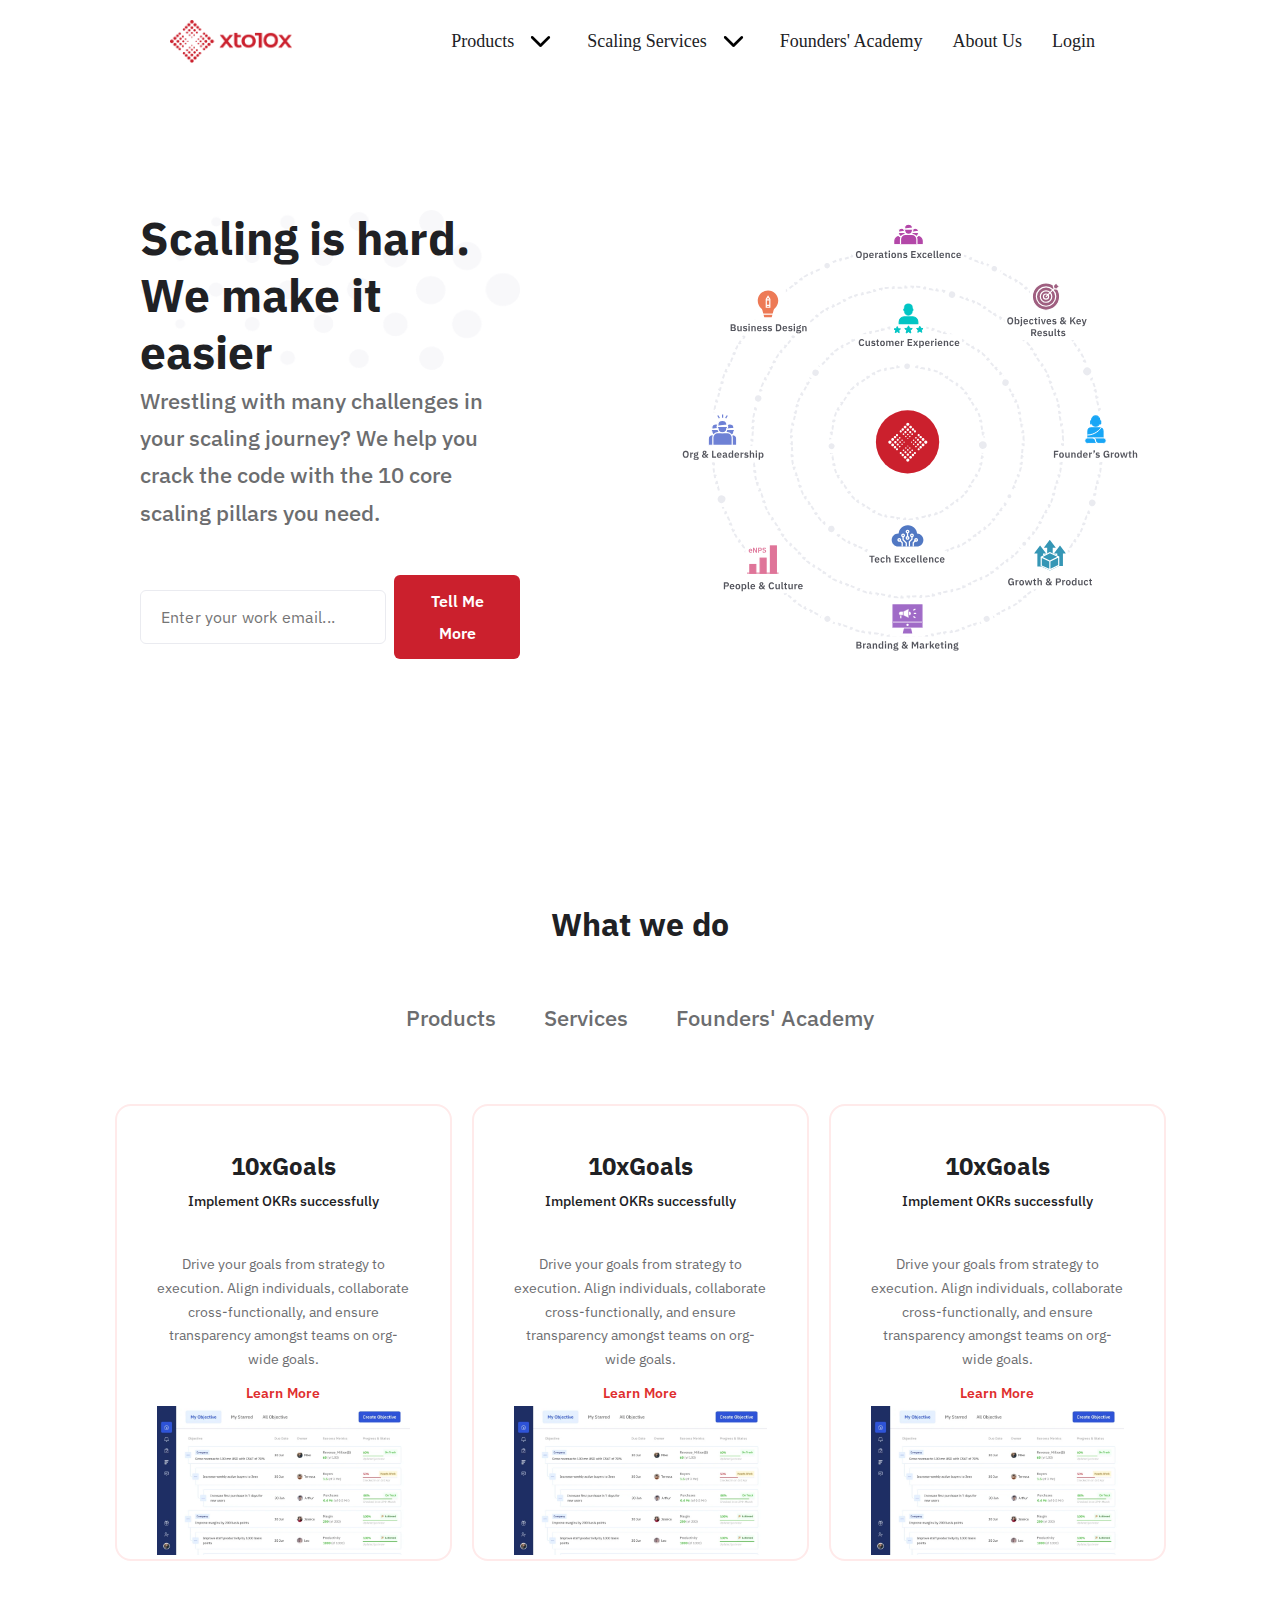
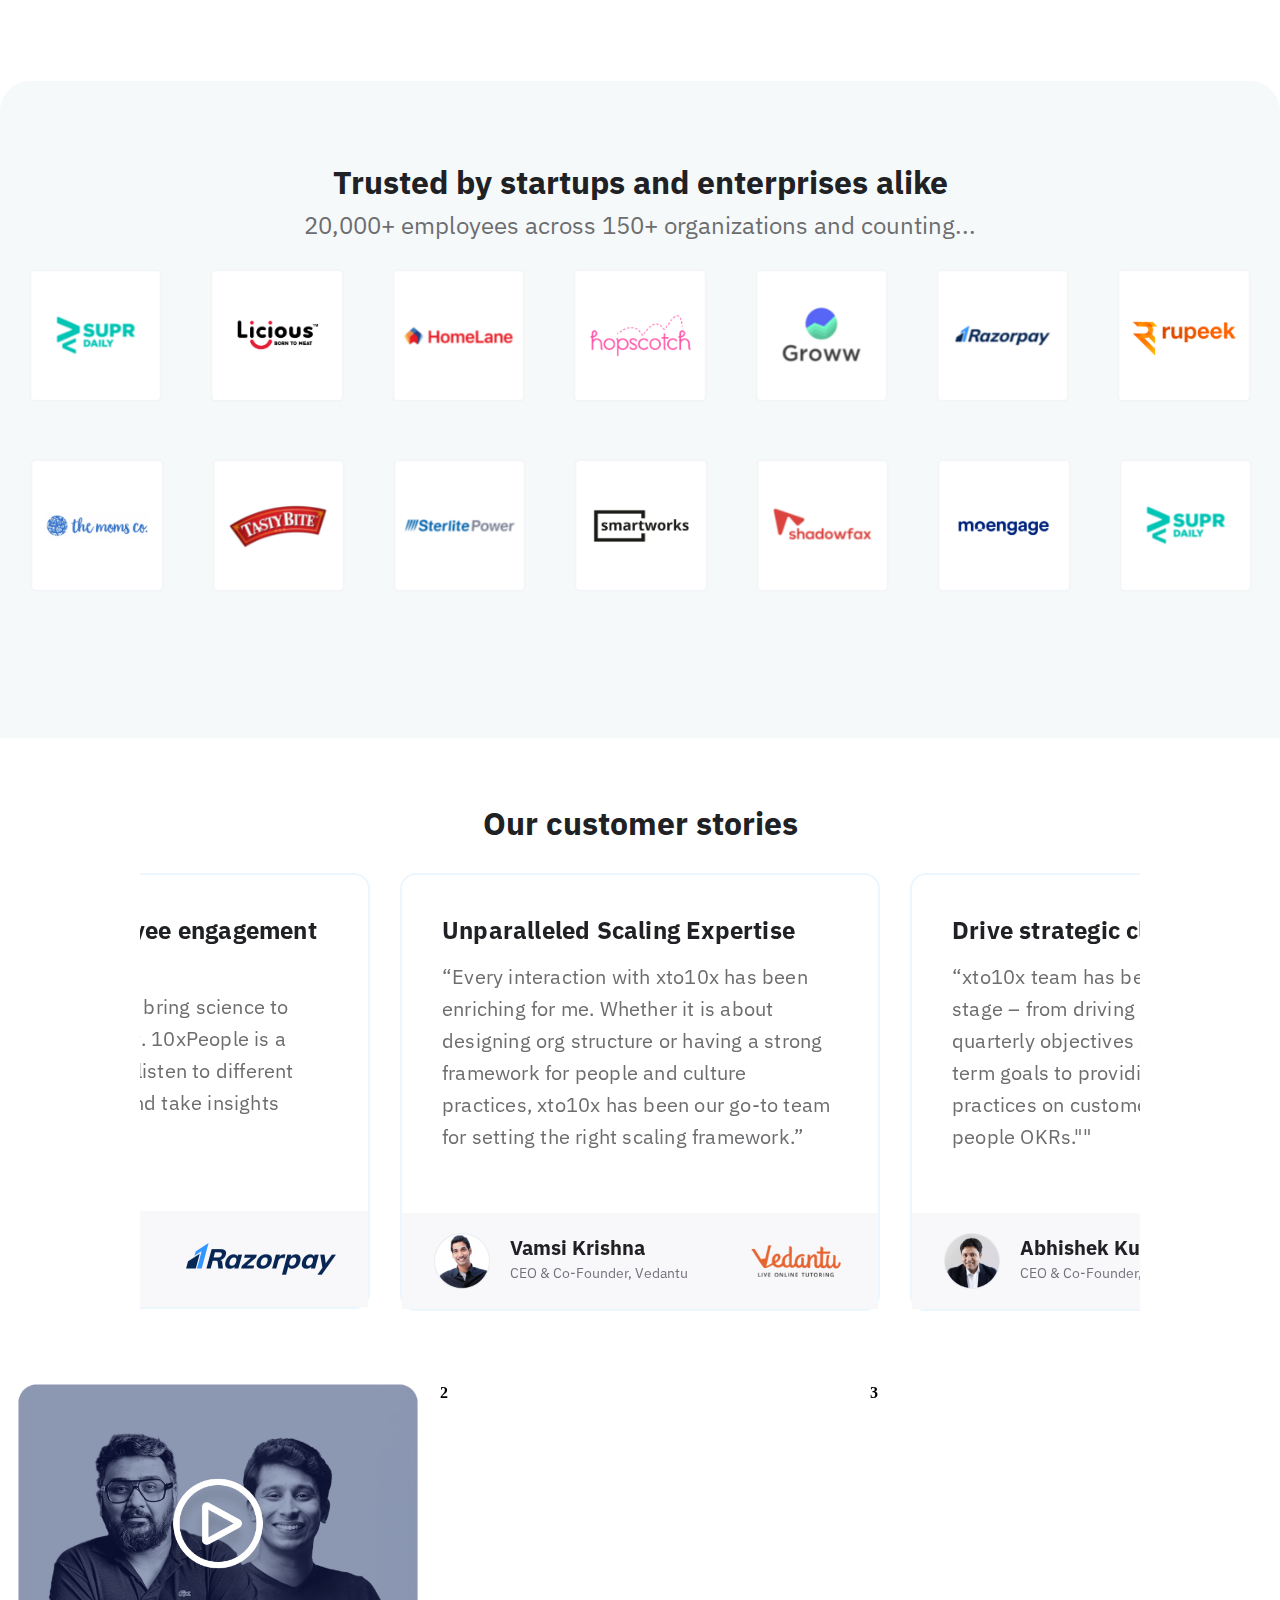
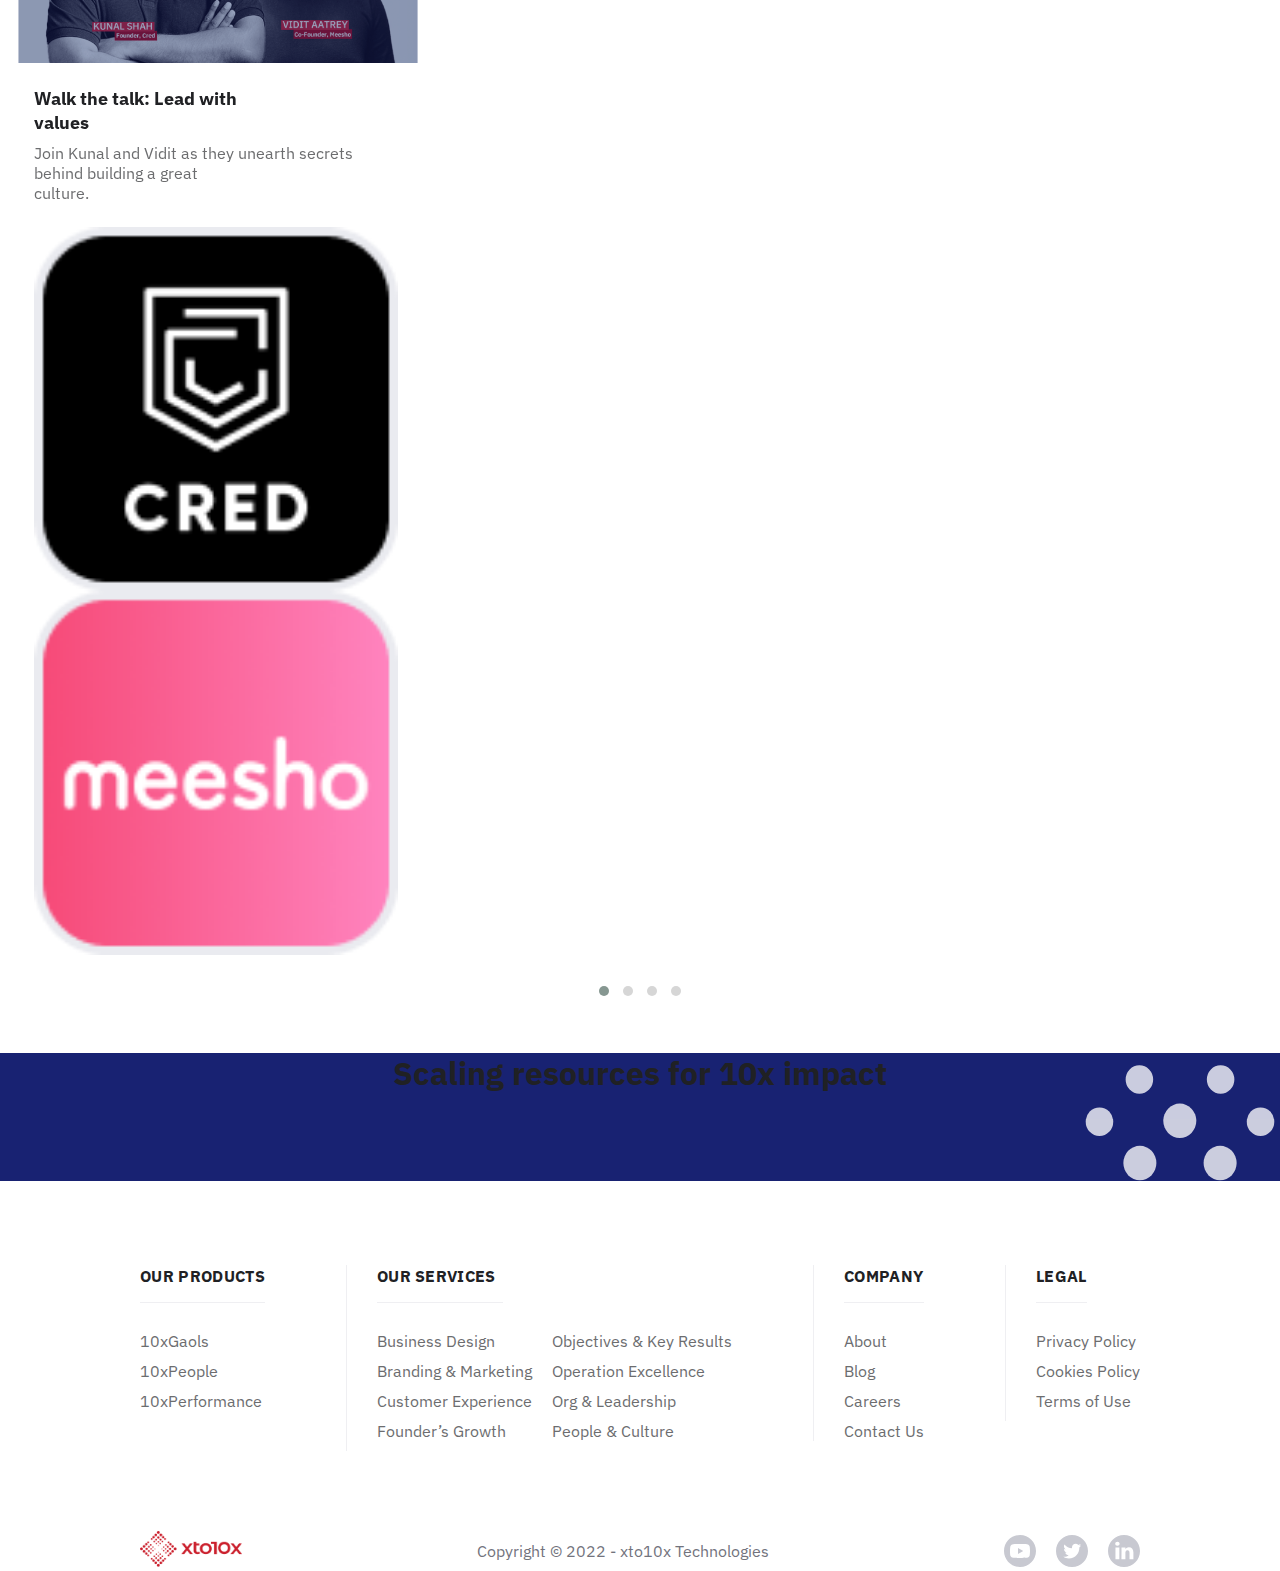
<file: index.html>
<!DOCTYPE html>
<html lang="en">

<head>
  <meta charset="UTF-8">
  <meta http-equiv="X-UA-Compatible" content="IE=edge">
  <meta name="viewport" content="width=device-width, initial-scale=1.0">
  <title>Document</title>
  <link rel="preconnect" href="https://fonts.googleapis.com">
  <link rel="preconnect" href="https://fonts.gstatic.com" crossorigin>
  <link rel="preconnect" href="https://fonts.googleapis.com">
  <link rel="preconnect" href="https://fonts.gstatic.com" crossorigin>
  <link rel="preconnect" href="https://fonts.googleapis.com">
  <link rel="preconnect" href="https://fonts.gstatic.com" crossorigin>
  <link href="https://fonts.googleapis.com/css2?family=IBM+Plex+Sans:wght@400;500;600;700&display=swap"
    rel="stylesheet">
  <link rel="stylesheet" href="style.css">
  <!-- Owl Stylesheets -->
  <link rel="stylesheet" href="owl.carousel.min.css">
  <link rel="stylesheet" href="owl.theme.default.min.css">

  <!--[if lt IE 9]>
      <script src="https://oss.maxcdn.com/libs/html5shiv/3.7.0/html5shiv.js"></script>
      <script src="https://oss.maxcdn.com/libs/respond.js/1.3.0/respond.min.js"></script>
    <![endif]-->
</head>



<body>
  <nav>
    <div class="wrapper" id="nav-wrapper">
      <div class="logo">
        <a href="#"><img src="images/logo.png" alt="" width="122px"></a>
      </div>
      <input type="radio" name="slide" id="menu-btn" />
      <input type="radio" name="slide" id="cancel-btn" />
      <ul class="nav-links">
        <label for="cancel-btn" class="btn cancel-btn"><i class="fas fa-times"></i></label>
        <li class="add-hover">
          <a href="#" class="desktop-item">Products <img src="images/down.png" alt=""
              style="width: 33px; padding-left: 10px;"></a>
          <input type="checkbox" id="showDrop" />
          <label for="showDrop" class="mobile-item">Dropdown Menu</label>
          <ul class="drop-menu">
            <li>
              <a class="naviteams" href="">
                <div class="item-one">

                  <img class="" src="images/10xgoals_normal_blue (1).svg" alt="" style="margin-right: 10px;" />
                  <div>
                    <p>10xGoals</p>
                    <p style="font-size: 13px;">Implement OKRs successfully</p>
                  </div>
              </a>
    </div>
    </li>
    <li>
      <a href="">
        <div>
          <div class="item-one">
            <img class="" src="images/10xpeople_normal_blue01.svg" alt="" style="margin-right: 10px;" />
            <div>
              <p>10xPeople</p>
              <p style="font-size: 13px;">Bring Science to employee engagement</p>
            </div>
          </div>
        </div>
      </a>

    </li>
    <li>
      <a href="">
        <div class="item-one">
          <img class="" src="images/10xperformance-normal-blue.svg" alt="" style="margin-right: 10px;" />
          <div>
            <p>10xPerformance</p>
            <p style="font-size: 13px;">Simplify performance management</p>
          </div>
        </div>
      </a>
    </li>
    </ul>
    </li>
    <li class="add-hover">
      <a href="#" class="desktop-item">Scaling Services <img src="images/down.png" alt=""
          style="width: 33px; padding-left: 10px;"></a>
      <input type="checkbox" id="showMega" />
      <label for="showMega" class="mobile-item">Mega Menu</label>
      <div class="mega-box">
        <div class="content mega-content">
          <div class="row">
            <ul class="mega-links">
              <li>
                <a href="">
                  <div class="items">
                    <img class="" src="images/Business _Design_normal_blue (1).png" alt=""
                      style="margin-right: 10px; width: 32px;" />
                    <div>
                      <p>Business Design</p>
                      <p style="font-size: 13px;">Uncover your big moves for 10x growth</p>
                    </div>
                  </div>
                </a>
              </li>
              <li>
                <a href="">
                  <div class="items">
                    <img class="" src="images/Branding_Marketing_normal_blue.svg" alt=""
                      style="margin-right: 10px; width: 32px;" />
                    <div>
                      <p>Branding & Marketing</p>
                      <p style="font-size: 13px ; color: rgb(255, 141, 2);">Build a brand that
                        stands out</p>
                    </div>
                  </div>
                </a>
              </li>
              <li>
                <a href="">
                  <div class="items">
                    <img class="" src="images/Customer _Experience_normal_blue.png" alt=""
                      style="margin-right: 10px; width: 32px;" />
                    <div>
                      <p>Customer Experience</p>
                      <p style="font-size: 13px;">Understand CX drivers to power growth</p>
                    </div>
                  </div>
                </a>

              </li>
              <li>
                <a href="">
                  <div class="items">
                    <img class="" src="images/Founders_Growth_normal_blue.svg" alt=""
                      style="margin-right: 10px; width: 32px;" />
                    <div>
                      <p>Founder’s Growth</p>
                      <p style="font-size: 13px;">Lead business, Lead others, Lead self</p>
                    </div>
                  </div>
                </a>
              </li>
            </ul>
          </div>
          <div class="row">
            <ul class="mega-links">
              <li>
                <a href="">
                  <div class="items">
                    <img class="" src="images/OKRs_Biz-Fin_normal_blue.svg" alt=""
                      style="margin-right: 10px; width: 32px;" />
                    <div>
                      <p> Objectives & Key Results</p>
                      <p style="font-size: 13px;">Convert strategic "whats" into "hows"</p>
                    </div>
                  </div>
                </a>
              </li>
              <li>
                <a href="">
                  <div class="items">
                    <img class="" src="images/Org_Leadership_normal_blue.svg" alt=""
                      style="margin-right: 10px; width: 32px;" />
                    <div>
                      <p> Org & Leadership </p>
                      <p style="font-size: 13px;">Setup the org to fit your strategy</p>
                    </div>
                  </div>
                </a>
              </li>
              <li>
                <a href="">
                  <div class="items">
                    <img class="" src="images/Ops _Excellence_normal_blue.png" alt=""
                      style="margin-right: 10px; width: 32px;" />
                    <div>
                      <p> Operations Excellence </p>
                      <p style="font-size: 13px;">Design-first approach to ops at scale</p>
                    </div>
                  </div>
                </a>
              </li>
              <li>
                <a href="">
                  <div class="items">
                    <img class="" src="images/People_Culture_normal_blue.svg" alt=""
                      style="margin-right: 10px; width: 32px;" />
                    <div>
                      <p> People & Culture </p>
                      <p style="font-size: 13px;">Take a product approach to org building</p>
                    </div>
                  </div>
                </a>
              </li>
            </ul>
          </div>

        </div>
      </div>
    </li>
    <li class="add-hover"><a href="Founder’s Academy.html">Founders' Academy</a></li>
    <li class="add-hover"><a href="aboutus.html">About Us</a></li>
    <li class="add-hover"><a href="#">Login</a></li>
    </ul>
    <label for="menu-btn" class="btn menu-btn"><i class="fas fa-bars"></i></label>

    </div>
  </nav>



  <div class="home-container">

    <div class="maintop">
      <div class="top-left">
        <div>
          <h3 class="top-h">Scaling is hard. <br> We make it <br> easier</h3>
          <h1 class="top-h"></h1>
        </div>

        <p class="top-p">Wrestling with many challenges in your scaling journey? We help you crack the code with the 10
          core scaling
          pillars you need.</p>
        <div class="tell-me-inpute">
          <input class="input" type="text" name="" placeholder="Enter your work email..." id="">
          <button class="btn-tell"> Tell Me More</button>
        </div>
      </div>
      <div>
        <img class="topimg" src="images/Scalling-Pillars.svg" alt="" width="460px">
      </div>

    </div>
  </div>
  <div class="products">

    <h2 class="section-heading">What we do</h2>
    <div class="tab-btn">
      <button class="Productsbtn">Products</button>
      <button class="Productsbtn">Services</button>
      <button class="Productsbtn">Founders' Academy</button>
    </div>
    <div class="product--iteam">


      <div class="tab">

        <div class="tabcontant">
          <div class="main-pro-box">
            <div class="product-box">
              <h3 class="product-goal">10xGoals</h3>
              <span class="implement-h">Implement OKRs successfully</span>
              <p class="product-p">Drive your goals from strategy to execution. Align individuals, collaborate
                cross-functionally, and ensure transparency amongst teams on org-wide goals.</p>
              <div class="product-btn">
                <a class="learn-more" href="">Learn More</a>
              </div>
              <div class="product-img">
                <img src="images/product.png" alt="" width="253px">
              </div>
            </div>
            <div class="product-box">
              <h3 class="product-goal">10xGoals</h3>
              <span class="implement-h">Implement OKRs successfully</span>
              <p class="product-p">Drive your goals from strategy to execution. Align individuals, collaborate
                cross-functionally, and ensure transparency amongst teams on org-wide goals.</p>
              <div class="product-btn">
                <a class="learn-more" href="">Learn More</a>
              </div>
              <div class="product-img">
                <img src="images/product.png" alt="" width="253px">
              </div>
            </div>
            <div class="product-box">
              <h3 class="product-goal">10xGoals</h3>
              <span class="implement-h">Implement OKRs successfully</span>
              <p class="product-p">Drive your goals from strategy to execution. Align individuals, collaborate
                cross-functionally, and ensure transparency amongst teams on org-wide goals.</p>
              <div class="product-btn">
                <a class="learn-more" href="">Learn More</a>
              </div>
              <div class="product-img">
                <img src="images/product.png" alt="" width="253px">
              </div>
            </div>
          </div>
        </div>
      </div>

    </div>






    <!-- <div class="tabcontant">
          <div class="main-pro-box">
            <div class="product-box">
              <h3 class="product-goal">10xGoals</h3>
              <span class="implement-h">Implement OKRs successfully</span>
              <p class="product-p">Drive your goals from strategy to execution. Align individuals, collaborate
                cross-functionally, and ensure transparency amongst teams on org-wide goals.</p>
              <div class="product-btn">
                <a class="learn-more" href="">Learn More</a>
              </div>
              <div class="product-img">
                <img src="images/product.png" alt="" width="253px">
              </div>
            </div>
            <div class="product-box">
              <h3 class="product-goal">10xGoals</h3>
              <span class="implement-h">Implement OKRs successfully</span>
              <p class="product-p">Drive your goals from strategy to execution. Align individuals, collaborate
                cross-functionally, and ensure transparency amongst teams on org-wide goals.</p>
              <div class="product-btn">
                <a class="learn-more" href="">Learn More</a>
              </div>
              <div class="product-img">
                <img src="images/product.png" alt="" width="253px">
              </div>
            </div>
            <div class="product-box">
              <h3 class="product-goal">10xGoals</h3>
              <span class="implement-h">Implement OKRs successfully</span>
              <p class="product-p">Drive your goals from strategy to execution. Align individuals, collaborate
                cross-functionally, and ensure transparency amongst teams on org-wide goals.</p>
              <div class="product-btn">
                <a class="learn-more" href="">Learn More</a>
              </div>
              <div class="product-img">
                <img src="images/product.png" alt="" width="253px">
              </div>
            </div>
          </div>
        </div> -->










    <!-- <div class="tabcontant">
          <div>
            <h2>We cover <span class="core-pillars">10 core pillars</span> that are key to scaling success</h2>
          </div>
        </div>
      </li>
      <li>
    

  </div> -->
    <div class="Trusted-slider">
      <div class="home-container">
        <div class="">
          <h2 class="startups-h">Trusted by startups and enterprises alike
          </h2>
          <p class="employes-h">20,000+ employees across 150+ organizations and counting...
          </p>
        </div>
      </div>


      <div style="padding:0 0 118px 0">
        <div class="owl-container">
          <div id="owl-carousel" class="owl-carousel owl-theme">
            <div class="item">
              <img src="images/Homepage_logo25-300x300.png" alt="">
            </div>
            <div class="item">
              <img src="images/licious.png" alt="">
            </div>
            <div class="item">
              <img src="images/homelane.png" alt="">
            </div>
            <div class="item">
              <img src="images/hopscotch.png" alt="">
            </div>
            <div class="item">
              <img src="images/groww.png" alt="">
            </div>
            <div class="item">
              <img src="images/rezerpay.png" alt="">
            </div>
            <div class="item">
              <img src="images/rupay.png" alt="">
            </div>
            <div class="item">
              <img src="images/practo.png" alt="">
            </div>
            <div class="item">
              <img src="images/carsome.png" alt="">
            </div>
            <div class="item">
              <img src="images/STV.png" alt="">
            </div>
            <div class="item">
              <img src="images/sterlitePower.png" alt="">
            </div>
            <div class="item">
              <img src="images/meoengage.png" alt="">
            </div>
            <div class="item">
              <img src="images/meesho.png" alt="">
            </div>
            <div class="item">
              <img src="images/Upgrad.png" alt="">
            </div>
          </div>
        </div>


        <div class="owl-container">
          <div id="owl-carousel-two" class="owl-carousel owl-theme">
            <div class="item">
              <img src="images/Homepage_logo25-300x300.png" alt="">
            </div>
            <div class="item">
              <img src="images/meoengage.png" alt="">
            </div>
            <div class="item">
              <img src="images/shadowfax.png" alt="">
            </div>
            <div class="item">
              <img src="images/smartworks.png" alt="">
            </div>
            <div class="item">
              <img src="images/sterlitePower.png" alt="">
            </div>
            <div class="item">
              <img src="images/tastybite.png" alt="">
            </div>
            <div class="item">
              <img src="images/themomsco..png" alt="">
            </div>
            <div class="item">
              <img src="images/Upgrad.png" alt="">
            </div>
            <div class="item">
              <img src="images/unzo.png" alt="">
            </div>
            <div class="item">
              <img src="images/capillary.png" alt="">
            </div>
            <div class="item">
              <img src="images/sterlitePower.png" alt="">
            </div>
            <div class="item">
              <img src="images/meoengage.png" alt="">
            </div>
            <div class="item">
              <img src="images/meesho.png" alt="">
            </div>
            <div class="item">
              <img src="images/Upgrad.png" alt="">
            </div>
          </div>
        </div>

      </div>

    </div>


    <div class="customer-stories">
      <h4 class="Our-customer-h">Our customer stories</h4>

    </div>


    <div class="container">
      
      <div class="owl-carousel">
        <div class="item black">
          <div class="customers-slider">
            <h4 class="Incredible-h">Unparalleled Scaling Expertise</h4>
            <p class="customers-p">“Every interaction with xto10x has been enriching for me. Whether it is about designing org structure or having a strong framework for people and culture practices, xto10x has been our go-to team for setting the right scaling framework.”</p>
            <div class="customer-detail cus-drip ">
              <div class="client">
                <img class="iteamimg" src="images/testi-author-5.png" alt="" width="56px">
                <div class="customer-detail-all">
                  <div>
                    <h4 class="customer-name">Vamsi Krishna</h4>
                    <p class="bussines">CEO & Co-Founder, Vedantu</p>
                  </div>
                </div>
              </div>
              <div>
                <img class="clientmygateimg" src="images/client-logo-vedantu-3.png" alt="">
              </div>
            </div>
          </div>
        </div>
        <div class="item black">
          <div class="customers-slider">
            <h4 class="Incredible-h">Drive strategic clarity</h4>
            <p class="customers-p">“xto10x team has been supportive at each stage – from driving strategic clarity on quarterly objectives as milestones of long-term goals to providing best execution practices on customer experience and people OKRs.""</p>
            <div class="customer-detail cus-drip ">
              <div class="client">
                <img class="iteamimg" src="images/testi-author-4.png" alt="" width="56px">
                <div class="customer-detail-all">
                  <div>
                    <h4 class="customer-name">Abhishek Kumar</h4>
                    <p class="bussines">CEO & Co-Founder, Drip Capital</p>
                  </div>
                </div>
              </div>
              <div>
                <img class="clientmygateimg" src="images/client-logo-drip-3.png" alt="">
              </div>
            </div>
          </div>
        </div>
        <div class="item black">
          <div class="customers-slider">
            <h4 class="Incredible-h">Rewarding partnership</h4>
            <p class="customers-p">“We have had a rewarding partnership with xto10x in setting up a foundational framework for scaling up. xto10x is our go to team to conduct periodic people survey and get various dimensions of insight that has helped strengthened our people practices."</p>
            <div class="customer-detail cus-detals ">
              <div class="client">
                <img class="iteamimg" src="images/testi-author-3.png" alt="" width="56px">
                <div class="customer-detail-all">
                  <div>
                    <h4 class="customer-name">Abhishek Kumar</h4>
                    <p class="bussines">Founder, MyGate</p>
                  </div>
                </div>
              </div>
              <div>
                <img class="clientmygateimg" src="images/client-logo-mygate-3.png" alt="">
              </div>
            </div>
          </div>
        </div>
        <div class="item black">
          <div class="customers-slider">
            <h4 class="Incredible-h">Highly recommended </h4>
            <p class="customers-p">“Before xto10x I'd never thought about org design and strategy in such a structured approach. 10xAcademy was an eye-opener in a lot of ways. They've impacted Meesho's scaling journey across key pillars such as people and culture and company operating system."</p>
            <div class="customer-detail client-messho ">
              <div class="client">
                <img class="iteamimg" src="images/testi-author-2.png" alt="" width="56px">
                <div class="customer-detail-all">
                  <div>
                    <h4 class="customer-name">Vidit Aatrey  </h4>
                    <p class="bussines">founder Meesho</p>
                  </div>
                </div>
              </div>
              <div>
                <img class="clientmeeshiimg" src="images/client-logo-meesho-3.png" alt="">
              </div>
            </div>
          </div>
        </div>
        <div class="item black">
          <div class="customers-slider">
            <h4 class="Incredible-h">Experienced professionals</h4>
            <p class="customers-p">“10xGoals has driven extreme clarity in our approach towards achieving org-wide targets. The user-friendly tool is well complemented with unrelenting support from experienced professionals.”"</p>
            <div class="customer-detail cus-detal ">
              <div class="client">
                <img class="iteamimg" src="images/testi-author-13.png" alt="" width="56px">
                <div class="customer-detail-all">
                  <div>
                    <h4 class="customer-name">Satish Kannan</h4>
                    <p class="bussines">Co-founder, DocsApp</p>
                  </div>
                </div>
              </div>
              <div>
                <img class="clientrezerimg" src="images/client-logo-docsapp-3.png" alt="">
              </div>
            </div>
          </div>
        </div>
        <div class="item black">
          <div class="customers-slider">
            <h4 class="Incredible-h">Razor-sharp focus on scaling</h4>
            <p class="customers-p">“10xGoals has driven extreme clarity in our approach towards achieving org-wide targets. The user-friendly tool is well complemented with unrelenting support from experienced professionals.”</p>
            <div class="customer-detail cus-detal">
              <div class="client">
                <img class="iteamimg" src="images/testi-author-1.png" alt="" width="56px">
                <div class="customer-detail-all">
                  <div>
                    <h4 class="customer-name">Shashank ND</h4>
                    <p class="bussines">CEO & Co-Founder, Practo</p>
                  </div>
                </div>
              </div>
              <div>
                <img class="clientrezerimg" src="images/client-logo-practo-3.png" alt="">
              </div>
            </div>
          </div>
        </div>
        <div class="item black">
          <div class="customers-slider">
            <h4 class="Incredible-h">Incredible Experience</h4>
            <p class="customers-p">“10xGoals product by xto10x has brought in a lot of transparency at an org-wide level. We have seen a reduction in the effort needed to gather an alignment on priorities or flag any cross functional dependencies.”</p>
            <div class="customer-detail">
              <div class="client">
                <img class="iteamimg" src="images/testi-author-12.png" alt="" width="56px">
                <div class="customer-detail-all">
                  <div>
                    <h4 class="customer-name">Jaydeep Barman</h4>
                    <p class="bussines">Co-Founder, Rebel Foods</p>
                  </div>
                </div>
              </div>
              <div>
                <img class="clientrezerimg" src="images/client-logo-rebel-3.png" alt="">
              </div>
            </div>
          </div>
        </div>
        <div class="item black">
          <div class="customers-slider">
            <h4 class="Incredible-h">OKR experts like no other</h4>
            <p class="customers-p">“xto10x helps our entire organization set up their OKRs and work towards goals that really matter to the organization. We are really happy to have 10xGoals and the expert team at xto10x guide us in this process.”</p>
            <div class="customer-detail">
              <div class="client">
                <img class="iteamimg" src="images/testi-author-11.png" alt="" width="56px">
                <div class="customer-detail-all">
                  <div>
                    <h4 class="customer-name">Ankit Sawant </h4>
                    <p class="bussines">Global sales head, Verloop</p>
                  </div>
                </div>
              </div>
              <div>
                <img class="clientrezerimg" src="images/client-logo-verloop-3.png" alt="">
              </div>
            </div>
          </div>
        </div>
        <div class="item black">
          <div class="customers-slider">
            <h4 class="Incredible-h">Invaluable insights</h4>
            <p class="customers-p">“I am glad we chose xto10x. Their insights have been invaluable in steering the
              senior leadership team at Nium in not only setting the right objectives but also in sharpening the
              specifics of the ‘how’s’ from a delivery perspective.”</p>
              <div class="customer-detail">
                <div class="client">
                  <img class="iteamimg" src="images/testi-author-10.png" alt="" width="56px">
                  <div class="customer-detail-all">
                    <div>
                      <h4 class="customer-name">Prajit Nanu </h4>
                      <p class="bussines">CEO & Co-Founder, Nium</p>
                    </div>
                  </div>
                </div>
                <div>
                  <img class="clientniumimg" src="images/client-logo-nium-3.png" alt="">
                </div>
              </div>
          </div>
        </div>
        <div class="item black">
          <div class="customers-slider">
            <h4 class="Incredible-h">Exemplary employee engagement framework </h4>
            <p class="customers-p">“xto10x has helped us bring science to employee engagement. 10xPeople is a powerful tool for us to listen to different employee segments and take insights based action.</p>
              <div class="customer-detail">
                <div class="client">
                  <img class="iteamimg" src="images/testi-author-9.png" alt="" width="56px">
                  <div class="customer-detail-all">
                    <div>
                      <h4 class="customer-name">Strategy Team </h4>
                      <p class="bussines">Razorpay</p>
                    </div>
                  </div>
                </div>
                <div>
                  <img class="clientrezerimg" src="images/client-logo-razorpay-3.png" alt="">
                </div>
              </div>
          </div>
        </div>
      </div>
    </div>
  </div>



  <div id="therd-slider" class="owl-carousel owl-theme">
    <div class="item"><div class="client-card">
      <img class="clients" src="images/vid-poster-1.png" alt="" width="287px">
      <h3 class="card-h">Walk the talk: Lead with <br> values</h3>
      <p class="card-p">Join Kunal and Vidit as they unearth secrets behind building a great  <br> culture.</p>
      <div class="brand-card">
        <img  src="images/brand-logo-cred.png" alt="" width="40px">
        <img src="images/brand-logo-meesho.png" alt="" width="40px">
      </div>
    </div></div>
    <div class="item"><h4>2</h4></div>
    <div class="item"><h4>3</h4></div>
    <div class="item"><h4>4</h4></div>
    <div class="item"><h4>5</h4></div>
    <div class="item"><h4>6</h4></div>
    <div class="item"><h4>7</h4></div>
    
    <div class="item"><h4>8</h4></div>
    <div class="item"><h4>9</h4></div>
    <div class="item"><h4>10</h4></div>
    <div class="item"><h4>11</h4></div>
    <div class="item"><h4>12</h4></div>
</div>


<!-- 
<div class="div">
  <div class="client-card">
    <img class="clients" src="images/vid-poster-1.png" alt="" width="287px">
    <h3 class="card-h">Walk the talk: Lead with <br> values</h3>
    <p class="card-p">Join Kunal and Vidit as they unearth secrets behind building a great  <br> culture.</p>
    <div class="brand-card">
      <img  src="images/brand-logo-cred.png" alt="" width="40px">
      <img src="images/brand-logo-meesho.png" alt="" width="40px">
    </div>
  </div>
  <div>
    <img class="clients" src="images/vid-poster-1.png" alt="" width="287px">
    <h3 class="card-h">Walk the talk: Lead with values</h3>
    <p class="card-p">Join Kunal and Vidit as they unearth secrets behind building a great culture.</p>
    <div class="brand-card">
      <img  src="images/brand-logo-cred.png" alt="" width="40px">
      <img src="images/brand-logo-meesho.png" alt="" width="40px">
    </div>
  </div>
  <div>
    <img class="clients" src="images/vid-poster-1.png" alt="" width="287px">
    <h3 class="card-h">Walk the talk: Lead with values</h3>
    <p class="card-p">Join Kunal and Vidit as they unearth secrets behind building a great culture.</p>
    <div class="brand-card">
      <img  src="images/brand-logo-cred.png" alt="" width="40px">
      <img src="images/brand-logo-meesho.png" alt="" width="40px">
    </div>
  </div>
  
</div> -->
 


<div class="Scaling-impact">
  <h3 class="scaling-impact-h">Scaling resources for 10x impact</h3>
<div class="container">


</div>
</div>






  <div class="home-container ">
    <div class="footer-detail">
      <div class="">
        <div class="main-PRODUCTS">
          <h3 class="widget-title ">OUR PRODUCTS</h3>
          <!-- <hr class="f-line"> -->
        </div>
        <ul class="product">
          <li class="li-element"><a class="a-element  " href="#">10xGaols</a></li>
          <li class="li-element"><a class="a-element" href="#">10xPeople</a></li>
          <li class="li-element">
            <a class="a-element" href="#">10xPerformance</a>
          </li>
        </ul>
      </div>
      <div class="main-services">
        <div class="lists">
          <h3 class="widget-title">OUR SERVICES</h3>
          <div>
            <!-- <hr class="SERVICES-L"> -->

          </div>
        </div>
        <div>
        </div>
        <div class="OUR-SERVICES">
          <div>
            <ul class="product">
              <li class="li-element"><a class="a-element" href="#">Business Design</a></li>
              <li class="li-element"><a class="a-element" href="#">Branding & Marketing</a></li>
              <li class="li-element"><a class="a-element" href="#">Customer Experience</a></li>
              <li><a class="a-element" href="Founder’s Academy.html">Founder’s Growth</a></li>
            </ul>
          </div>
          <div class="services-items">
            <ul class="product">
              <li class="li-element"><a class="a-element" href="#">Objectives & Key Results</a></li>
              <li class="li-element"><a class="a-element" href="Operations Excellence.html">Operation Excellence</a>
              </li>
              <li class="li-element"><a class="a-element" href="#">Org & Leadership</a></li>
              <li class="li-element"><a class="a-element" href="#">People & Culture</a></li>
            </ul>
          </div>
        </div>
      </div>
      <div class="company">
        <div class="companyAbout">
          <h3 class="widget-title ">COMPANY</h3>
          <!-- <hr> -->
        </div>
        <ul class="product">
          <li><a class="a-element" href="#">About</a></li>
          <li class="li-element"><a class="a-element" href="#">Blog</a></li>
          <li class="li-element"><a class="a-element" href="#">Careers</a></li>
          <li>
            <a class="a-element" href="#"> Contact Us</a>
          </li>
        </ul>
      </div>
      <div class="legal">
        <div class="legals">
          <h3 class="widget-title our">LEGAL</h3>
          <!-- <hr class="LEGAL-L"> -->
        </div>
        <ul class="product">
          <li><a class="a-element" href="">Privacy Policy</a></li>
          <li class="li-element"><a class="a-element" href="#">Cookies Policy</a></li>
          <li class="li-element"><a class="a-element" href="#">Terms of Use</a></li>
        </ul>
      </div>
    </div>
  </div>
  <div class="">
    <div class="home-container">
      <div class="footer">
        <div>
          <img src="images/logo.png" alt="" width="102px">
        </div>
        <div>
          <p class="Copyright-p">Copyright © 2022 - xto10x Technologies</p>
        </div>
        <div class="social">
          <div class="youtube"><a href=https://www.youtube.com/channel/UCLL05gUyG0jsnP2TCoS7JZw></a>
          </div>
          <div class="twitter">
            <a href="https://twitter.com/xto10x"></a>
          </div>
          <div class="linkedin">
            <a
              href="https://www.linkedin.com/authwall?trk=bf&trkInfo=AQFP0-OYvY8s5wAAAX7fzNCo8lstTSwBSSRiEvI2-hg6XacNbA7ep2K5GoakcWAr4DmTdqYZ8tPQM1-F3JMoMmRpFI5K3ebbHJXRzd-mApZYfw2TiL90uYIy71fi0E4ZmLoeM_g=&originalReferer=&sessionRedirect=https%3A%2F%2Fwww.linkedin.com%2Fcompany%2Fxto10x-tech%2F"></a>
          </div>
        </div>

      </div>
    </div>
  </div>

</body>
<!-- javascript -->
<script src="jquery.min.js"></script>
<script src="owl.carousel.js"></script>
<script>      
  const nexticon = "<img src='images/Arrow-left.svg' >";
  const prewicon ="<img src='images/Arrow-left.svg' >";
      $('#therd-slider').owlCarousel({
  loop:true,
  margin:10,
  nav:true,
  // dots: false,
  navText:[nexticon, prewicon],
  responsive:{
      0:{
          items:1
      },
      600:{
          items:3
      },
      1000:{
          items:3
      }
  }
  })
  </script>
<script>
  $('#owl-carousel').owlCarousel({
    loop: true,
    margin: 30,
    dots: false,
    nav: false,
    autoplay: true,
    autoplayTimeout: 2000,
    // autoplayHoverPause:true,
    items: 7,
    responsive: {
      0: {
        items: 2
      },

      600: {
        items: 3
      },

      1024: {
        items: 7
      },

      1366: {
        items: 7
      }
    }
  })



  $('#owl-carousel-two').owlCarousel({
    loop: true,
    margin: 30,
    dots: false,
    nav: false,
    autoplay: true,
    rtl: true,
    autoplayTimeout: 2000,
    // autoplayHoverPause:true,
    items: 7,
    responsive: {
      0: {
        items: 2
      },

      600: {
        items: 3
      },

      1024: {
        items: 7
      },

      1366: {
        items: 7
      }
    }
  })

</script>

<script>
  $('.owl-carousel').owlCarousel({
    stagePadding: 200,
    loop: true,
    margin: 10,
    nav: false,
    items: 1,
    lazyLoad: true,
    nav: true,
    responsive: {
      0: {
        items: 1,
        stagePadding: 60
      },
      600: {
        items: 1,
        stagePadding: 100
      },
      1000: {
        items: 1,
        stagePadding: 300
      },
      1200: {
        items: 1,
        stagePadding: 250
      },
      1400: {
        items: 1,
        stagePadding: 200
      },
      1600: {
        items: 1,
        stagePadding: 200
      },
      1800: {
        items: 2,
        stagePadding: 200
      },
      2200: {
        items: 1,
        stagePadding: 200
      }
    }
  })
</script>
<script>
  const navbar = document.getElementById('nav-wrapper')

  // OnScroll event handler
  const onScroll = () => {

    // Get scroll value
    const scroll = document.documentElement.scrollTop

    // If scroll value is more than 0 - add class
    if (scroll > 0) {
      navbar.classList.add("sticky");
    } else {
      navbar.classList.remove("sticky")
    }
  }
  // Use the function
  window.addEventListener('scroll', onScroll)

</script>


</html>
</file>
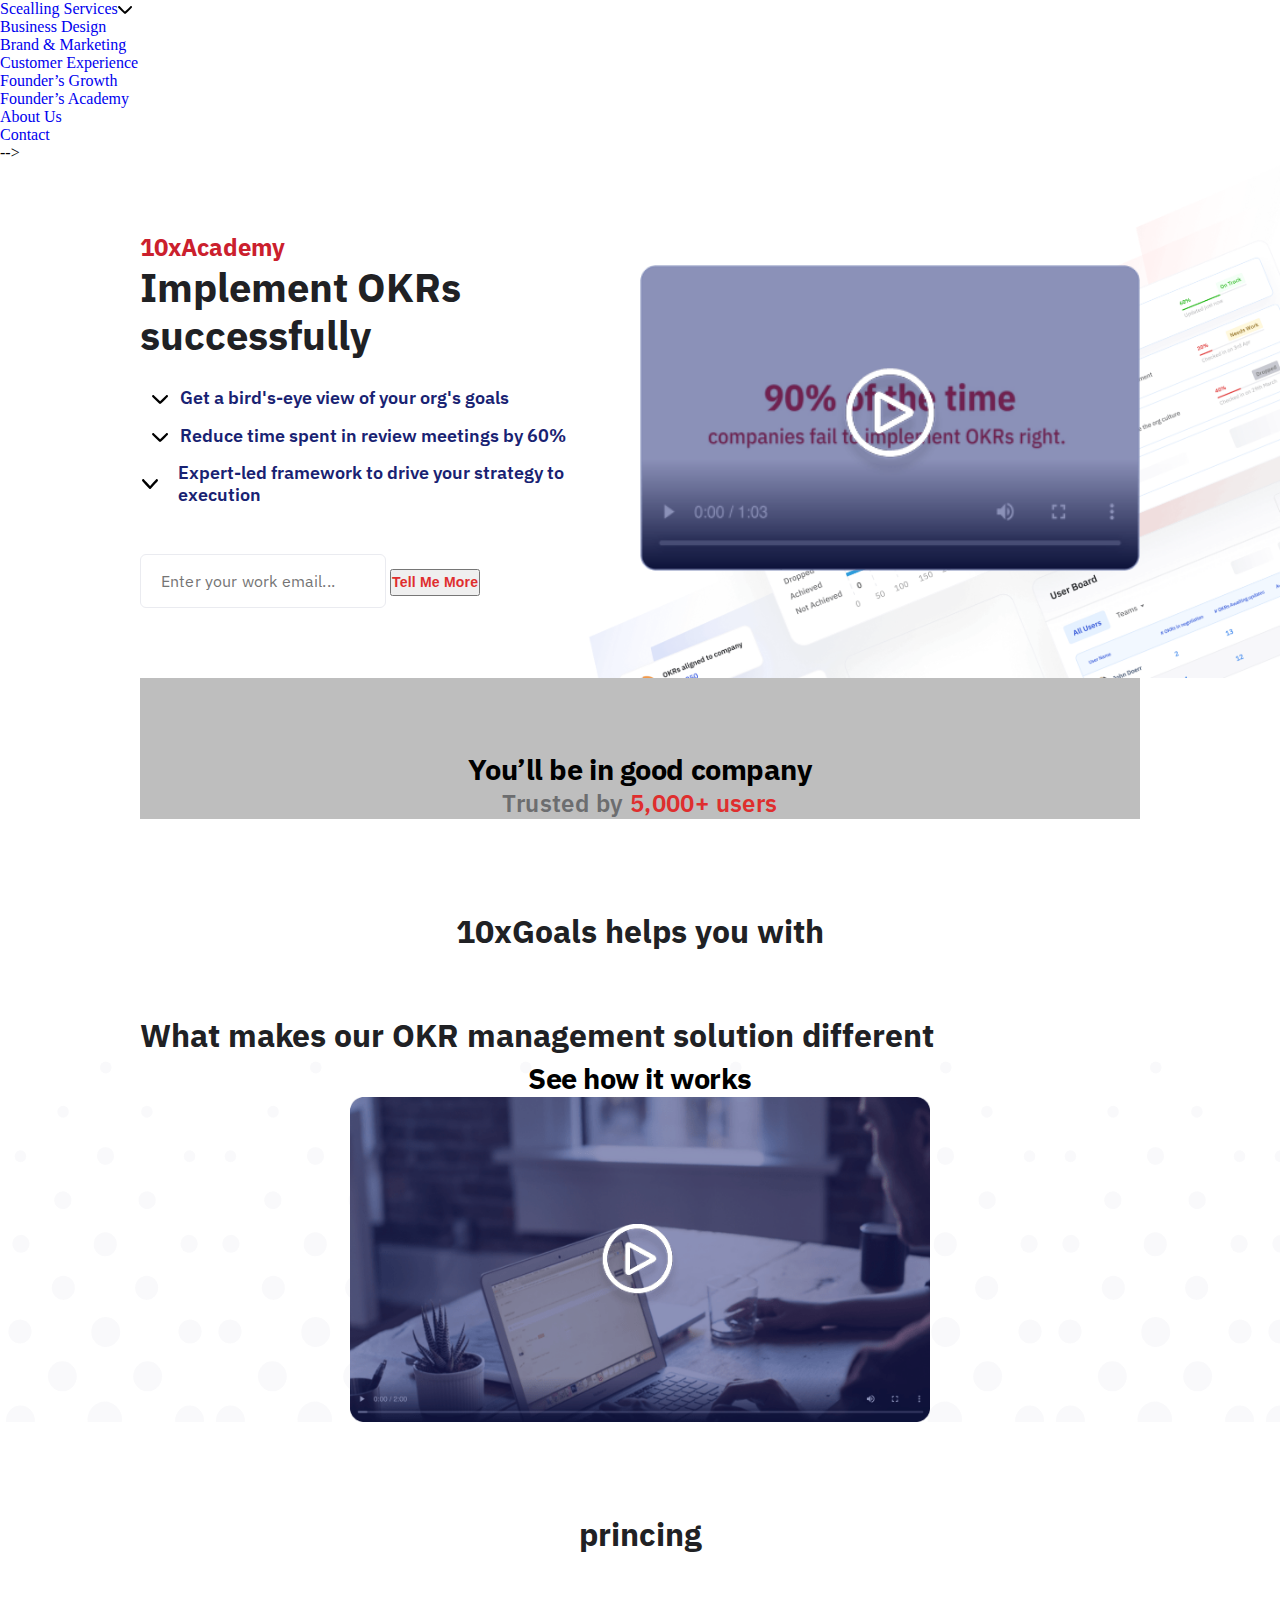
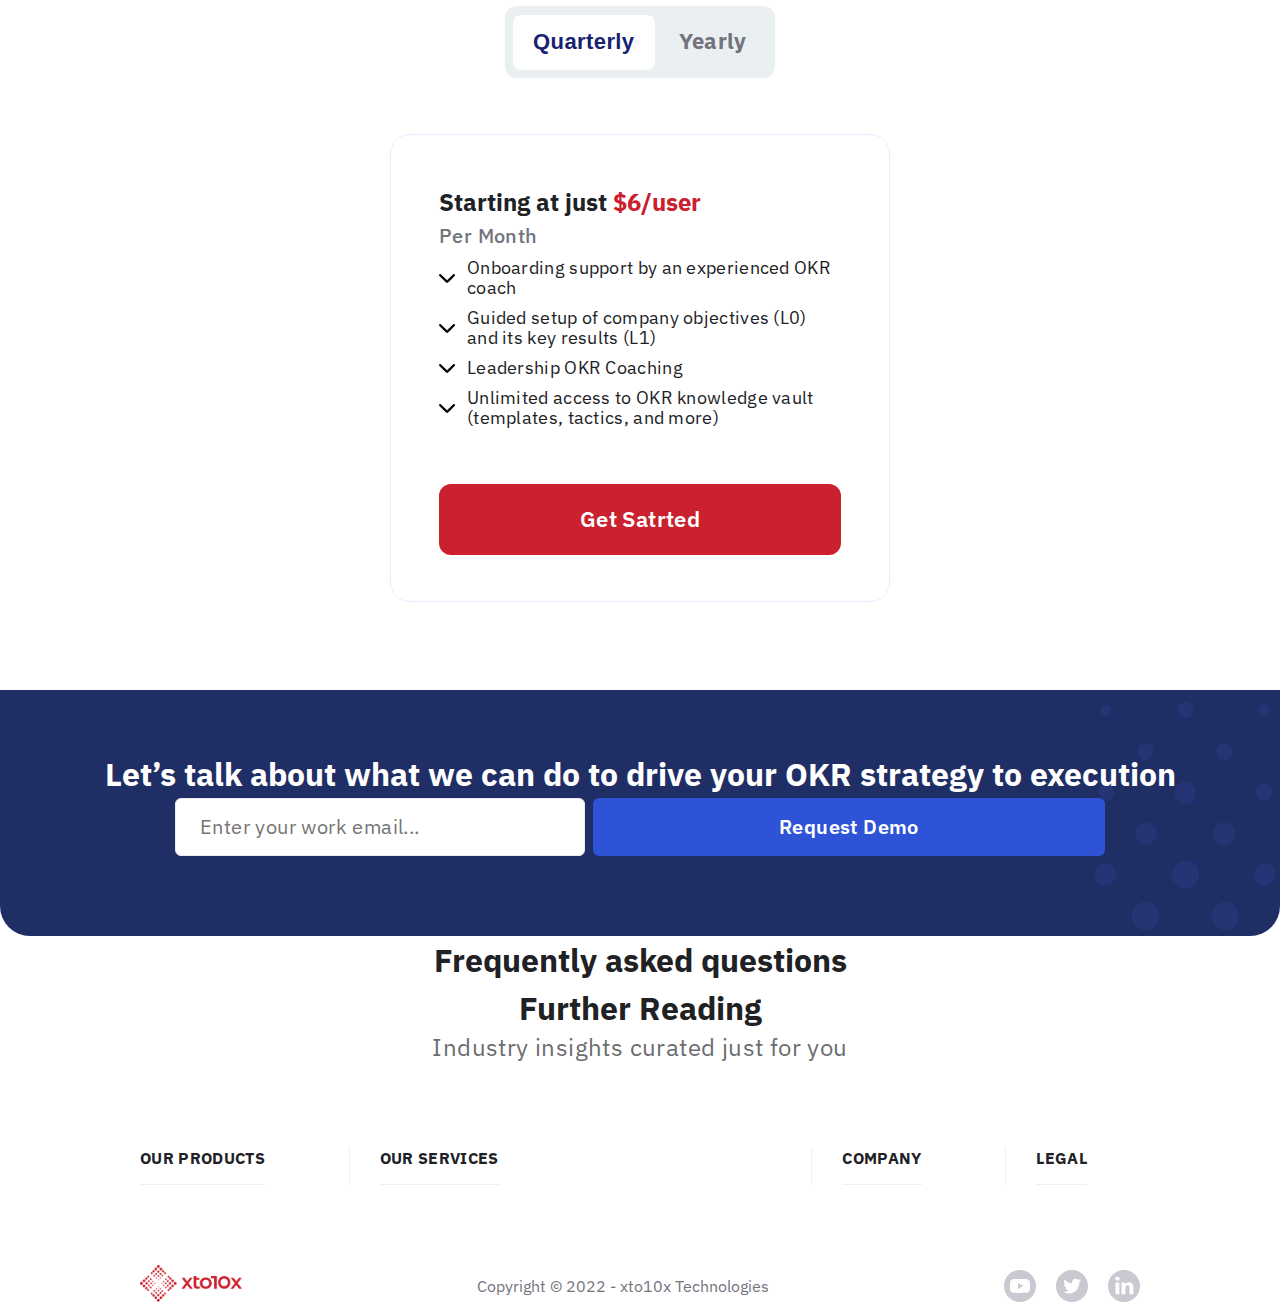
<file: 10xGoals.html>
<!DOCTYPE html>
<html lang="en">

<head>
    <meta charset="UTF-8">
    <meta http-equiv="X-UA-Compatible" content="IE=edge">
    <meta name="viewport" content="width=device-width, initial-scale=1.0">
    <title>Document</title>
    <link rel="preconnect" href="https://fonts.googleapis.com">
    <link rel="preconnect" href="https://fonts.gstatic.com" crossorigin>
    <link rel="preconnect" href="https://fonts.googleapis.com">
    <link rel="preconnect" href="https://fonts.gstatic.com" crossorigin>
    <link href="https://fonts.googleapis.com/css2?family=IBM+Plex+Sans:wght@400;500;600;700&display=swap"
        rel="stylesheet">
    <link rel="stylesheet" href="style.css">
</head>
<body>


    <!-- <nav class="navbar">
        <div>
            <a href="index.html"></a>
            <img src="images/logo.png" alt="" width="132px" height="auto">
        </div>
        <ul>
            <li class="naviteam">
                <div class="down">
                    <a class="downimg" href="#">Products <img class="downs" src="images/downs.svg" alt="" width="14px">
                </div>
                </a>
                <ul class="goal">
                    <li>
                        <div class="xto">
                            <div class="xgoal">
                                <img src="images/10xgoals_normal_blue.svg" alt="" width="32px">
                            </div>
                            <div>
                                <a href="#">10xGoal</a>
                                <a class="oks" href="#">Implement OKRs Successfully</a>
                            </div>
                        </div>
                    </li>
            </li>
            <li>
                <div class="xto ">
                    <div class="xgoal">
                        <img src="images/10xpeople_normal_blue01.svg" alt="" height="32px">
                    </div>
                    <div>
                        <a href="#">10xGoal</a>
                        <a class="oks" href="#">Implement OKRs Successfully</a>
                    </div>
                </div>
            </li>
            <li>
                <div class="xto">
                    <div class="xgoal">
                        <img src="images/10xperformance-normal-blue0000.svg" alt="" width="32px">
                    </div>
                    <div>
                        <a href="#">10xGoal</a>
                        <a class="oks" href="#">Implement OKRs Successfully</a>
                    </div>
                </div>
            </li>
            <!-- <li><a href="#">10xPerformance</a></li> -->
        </ul>
        </li>
        <li>
            <div class="down">
                <a href="#">Scealling Services<img class="downs" src="images/downs.svg" alt="" width="14px">
            </div>
            <ul>
                <li><a href="#">Business Design</a></li>
                <li><a href="#">Brand & Marketing</a></li>
                <li><a href="#">Customer Experience</a></li>
                <li><a href="#">Founder’s Growth</a></li>
            </ul>
            <!-- <ul>
                <li><a href="#">Objectives & Key Results</a></li>
                <li><a href="#">Operation Excellence</a></li>
                <li><a href="#">Org & Leadership</a></li>
                <li><a href="#">People & Culture  </a></li>
              </ul> -->
        </li>
        <li><a href="#">Founder’s Academy</a></li>
        <li><a href="#">About Us</a></li>
        <li><a href="#">Contact</a></li>
        </ul>
        </div>
    </nav> -->
    <div class="container-bg">
        <div class="container">
            <div class="academy-goals">
                <div class="academy-top-left">
                    <h1 class="xacademy">10xAcademy </h1>
                    <h2 class="academy-scaling">Implement OKRs
                        <br> successfully
                    </h2>
                    <div class="Scaling ">
                        <span class=" program-founders"> <img class="mentorship" src="images/downs.svg" alt=""
                                width="16px">
                            Get a bird's-eye view of your org's goals
                        </span>
                        <span class=" program-founders"> <img class="mentorship" src="images/downs.svg" alt=""
                                width="16px">
                            Reduce time spent in review meetings by 60%
                        </span>
                        <div class="strategy-strategy-h">
                            <div class="Expert-led-h">
                                <img class="mentorship" src="images/downs.svg" alt="" width="16px">

                            </div>
                            <span class=" program-founders">
                                Expert-led framework to drive your strategy to <br> execution
                            </span>
                        </div>

                    </div>
                    <div>
                        <input class="input" type="text" name="" placeholder="Enter your work email..." id="">
                        <button class="btn"> Tell Me More</button>
                    </div>
                </div>
                <div class="academy-top-right">
                    <a href="https://www.xto10x.com/10xgoals/">
                        <img class="xtoacademy" src="images/10xgoals-bnr-vid-thumbnail.png" alt="" width="500px">
                    </a>
                </div>

            </div>
        </div>
    </div>
    <div class="container">
        <div class="Trusted-user">
            <h3 class="good-company-h">
                You’ll be in good company
            </h3>
            <div>
                <samp class="Trusted-by-h">Trusted by </samp>

                <samp class="users">5,000+ users</samp>
            </div>
        </div>
        <!-- slider -->
    </div>
    <div>
        <div class="container">
            <h3 class="tex-x-helps">10xGoals helps you with</h3>
        </div>
        <!-- slider -->
    </div>
    <div class="container">
        <div class="management-solution">
            <h3 class="management-solution-h">
                What makes our OKR management solution different
            </h3>
            <!-- slider  -->
        </div>

    </div>
    <div class="itWorks">
        <div class="works">
            <h3 class="itWorks-h">See how it works
            </h3>
            <img src="images/work-vid-thumbnail.png" alt="" width="580px">

        </div>
    </div>
    <div class="main-ricing">
        <div class="container">
            <div class="princing-btns">
                <h3 class="princing-h">
                    princing
                </h3>
                <div class="princing-btn">
                    <button class="Quarterly-btn">Quarterly</button>
                    <button class="Yearly-btn">Yearly</button>
                </div>
            </div>
            <div class="princing-boxs">
                <p class="staring-just-h">
                    Starting at just <samp class="user-six-h">$6/user </samp>
                </p>
                <p class="per-month-h">Per Month</p>
                <div>
                    <div class="perMonth-items">
                        <img class="Starting-icon" src="images/downs.svg" alt="" width="16px">
                        <div>
                            <span class="Quarterly-p">Onboarding support by an experienced OKR
                                coach</span>
                        </div>
                    </div>
                    <div class="perMonth-items">
                        <img class="Starting-icon" src="images/downs.svg" alt="" width="16px">
                        <div>
                            <span class="Quarterly-p">Guided setup of company
                                objectives (L0) and
                                its key results (L1)</span>
                        </div>
                    </div>
                    <div class="perMonth-items">
                        <img class="Starting-icon" src="images/downs.svg" alt="" width="16px">
                        <div>
                            <span class="Quarterly-p">Leadership OKR
                                Coaching</span>
                        </div>
                    </div>
                    <div class="perMonth-items">
                        <img class="Starting-icon" src="images/downs.svg" alt="" width="16px">
                        <div>
                            <span class="Quarterly-p">Unlimited access to OKR
                                knowledge vault
                                (templates, tactics, and more)</span>
                        </div>
                    </div>
                    <button class="Quarterly-get-btn">Get Satrted</button>
                </div>
            </div>
        </div>
    </div>

    <div class="request-demo-okr">
        <h2 class="oks-strategy-h">
            Let’s talk about what we can do to drive your OKR strategy to execution </h2>
        <div class="rew-demo-card">
            <input class="req-demo" type="text" placeholder="Enter your work email... ">
            <button class="request-bnt">Request Demo</button>
        </div>
        <div>
        </div>
    </div>
    <div class="container">
        <h2 class="Frequently-h">
            Frequently asked questions
        </h2>
    </div>
    <div class="container">
        <h3 class="Further-h">Further Reading</h3>
        <p class="insights-p"> Industry insights curated just for you</p>
        <!-- slider -->
    </div>
    <div class="container ">
        <div class="footer-detail">
            <div class="">
                <div class="main-PRODUCTS">
                    <h3 class="widget-title ">OUR PRODUCTS</h3>
                    <!-- <hr class="f-line"> -->
                </div>
                <ul class="product">
                    <li class="li-element"><a class="a-element  " href="#">10xGaols</a></li>
                    <li class="li-element"><a class="a-element" href="#">10xPeople</a></li>
                    <li class="li-element">
                        <a class="a-element" href="#">10xPerformance</a>
                    </li>
                </ul>
            </div>
            <div class="main-services">
                <div class="lists">
                    <h3 class="widget-title">OUR SERVICES</h3>
                    <div>
                        <!-- <hr class="SERVICES-L"> -->

                    </div>
                </div>
                <div>
                </div>
                <div class="OUR-SERVICES">
                    <div>
                        <ul class="product">
                            <li class="li-element"><a class="a-element" href="#">Business Design</a></li>
                            <li class="li-element"><a class="a-element" href="#">Branding & Marketing</a></li>
                            <li class="li-element"><a class="a-element" href="#">Customer Experience</a></li>
                            <li><a class="a-element" href="#">Founder’s Growth</a></li>
                        </ul>
                    </div>
                    <div class="services-items">
                        <ul class="product">
                            <li class="li-element"><a class="a-element" href="#">Objectives & Key Results</a></li>
                            <li class="li-element"><a class="a-element" href="#">Operation Excellence</a></li>
                            <li class="li-element"><a class="a-element" href="#">Org & Leadership</a></li>
                            <li class="li-element"><a class="a-element" href="#">People & Culture</a></li>
                        </ul>
                    </div>
                </div>
            </div>
            <div class="company">
                <div class="companyAbout">
                    <h3 class="widget-title ">COMPANY</h3>
                    <!-- <hr> -->
                </div>
                <ul class="product">
                    <li><a class="a-element" href="#">About</a></li>
                    <li class="li-element"><a class="a-element" href="#">Blog</a></li>
                    <li class="li-element"><a class="a-element" href="#">Careers</a></li>
                    <li>
                        <a class="a-element" href="#"> Contact Us</a>
                    </li>
                </ul>
            </div>
            <div class="legal">
                <div class="legals">
                    <h3 class="widget-title our">LEGAL</h3>
                    <!-- <hr class="LEGAL-L"> -->
                </div>
                <ul class="product">
                    <li><a class="a-element" href="">Privacy Policy</a></li>
                    <li class="li-element"><a class="a-element" href="#">Cookies Policy</a></li>
                    <li class="li-element"><a class="a-element" href="#">Terms of Use</a></li>
                </ul>
            </div>
        </div>
    </div>
    <div class="home-container">
        <div class="footer">
            <div>
                <img src="images/logo.png" alt="" width="102px">
            </div>
            <div>
                <p class="Copyright-p">Copyright © 2022 - xto10x Technologies</p>
            </div>
            <div class="social">
                <div class="youtube"><a href=https://www.youtube.com/channel/UCLL05gUyG0jsnP2TCoS7JZw></a>
                </div>
                <div class="twitter">
                    <a href="https://twitter.com/xto10x"></a>
                </div>
                <div class="linkedin">
                    <a
                        href="https://www.linkedin.com/authwall?trk=bf&trkInfo=AQFP0-OYvY8s5wAAAX7fzNCo8lstTSwBSSRiEvI2-hg6XacNbA7ep2K5GoakcWAr4DmTdqYZ8tPQM1-F3JMoMmRpFI5K3ebbHJXRzd-mApZYfw2TiL90uYIy71fi0E4ZmLoeM_g=&originalReferer=&sessionRedirect=https%3A%2F%2Fwww.linkedin.com%2Fcompany%2Fxto10x-tech%2F"></a>
                </div>
            </div>

</body>

</html>
</file>
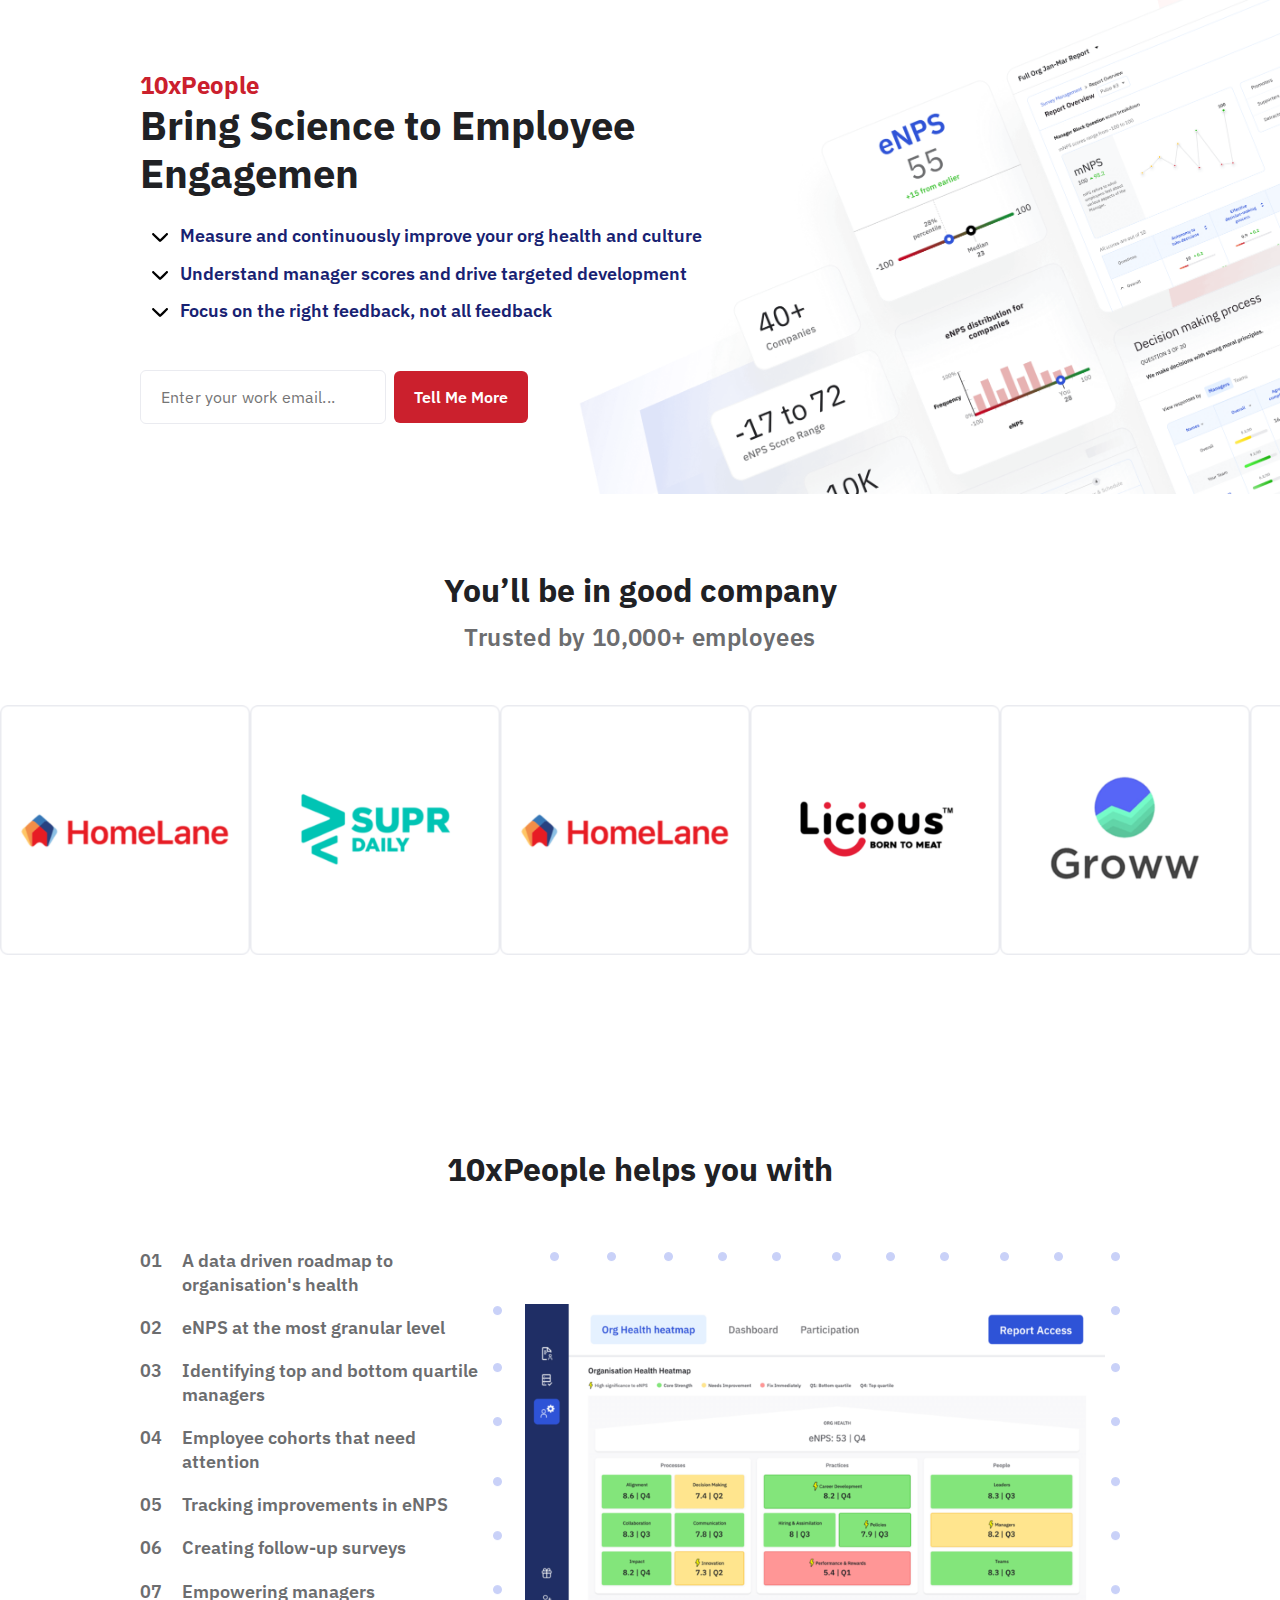
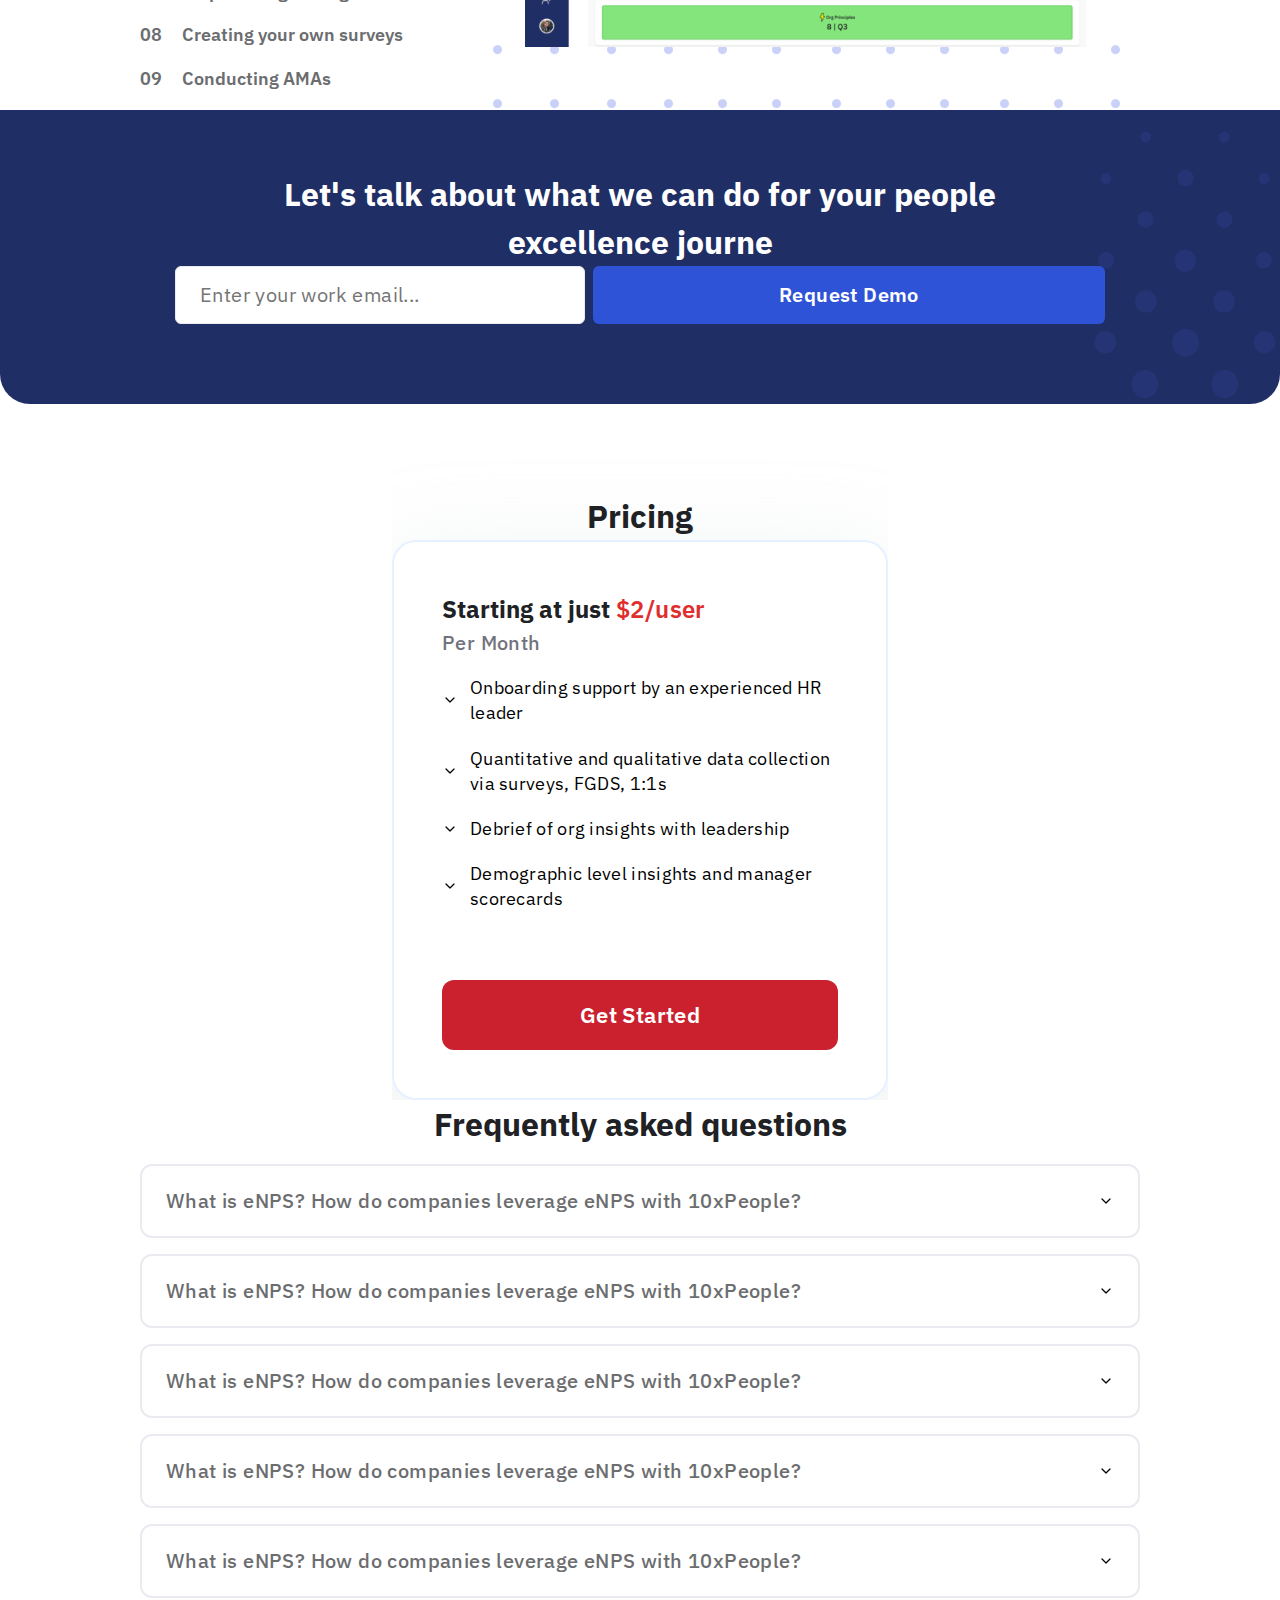
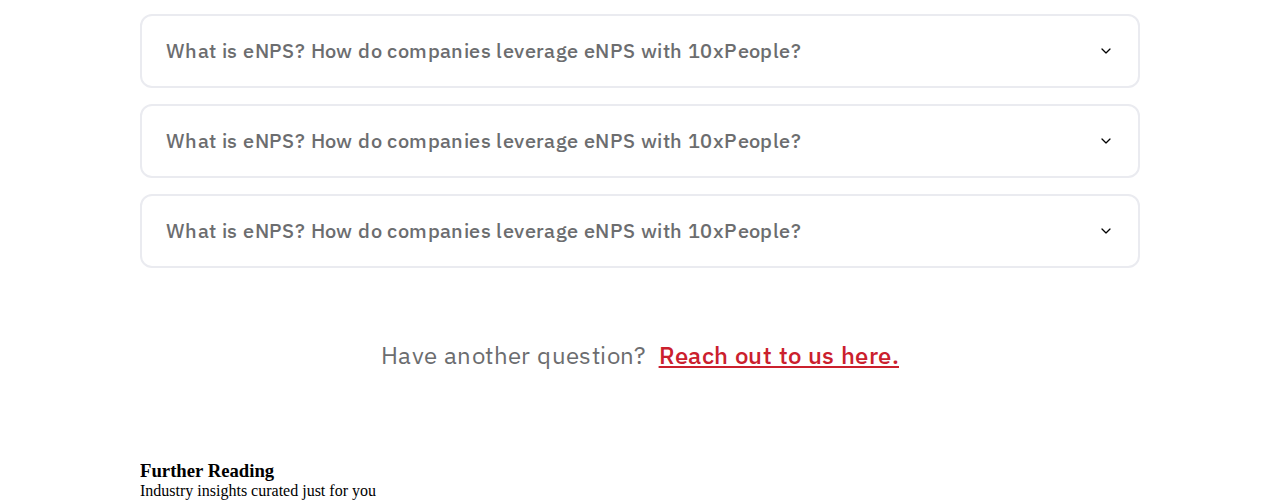
<file: 10xPeople.html>
<!DOCTYPE html>
<html lang="en">

<head>
    <meta charset="UTF-8">
    <meta http-equiv="X-UA-Compatible" content="IE=edge">
    <meta name="viewport" content="width=device-width, initial-scale=1.0">
    <link href="https://fonts.googleapis.com/css2?family=IBM+Plex+Sans:wght@400;500;600;700&display=swap"
        rel="stylesheet">
    <link rel="stylesheet" href="style.css">
    <title>Document</title>

</head>

<body>
    <div class="tex-x-people-bg">
        <div class="container">
            <div class="academy-goals">
                <div class="academy-top-left">
                    <h1 class="xacademy">10xPeople</h1>
                    <h2 class="academy-scaling">Bring Science to Employee <br> Engagemen
                    </h2>
                    <div class="Scaling ">
                        <span class=" program-founders"> <img class="mentorship" src="images/downs.svg" alt=""
                                width="16px">
                            Measure and continuously improve your org health and culture
                        </span>
                        <span class=" program-founders"> <img class="mentorship" src="images/downs.svg" alt=""
                                width="16px">
                            Understand manager scores and drive targeted development
                        </span>
                        <span class=" program-founders"> <img class="mentorship" src="images/downs.svg" alt=""
                                width="16px">
                            Focus on the right feedback, not all feedback
                        </span>
                    </div>
                    <div class="tell-me-inpute">
                        <input class="input" type="text" name="" placeholder="Enter your work email..." id="">
                        <button class="btn-tell"> Tell Me More</button>
                    </div>
                </div>
                <!-- <div class="academy-top-right">
                <a href="https://www.xto10x.com/10xgoals/">
                    <img class="xtoacademy" src="images/10xgoals-bnr-vid-thumbnail.png" alt="" width="500px">
                </a>
            </div> -->

            </div>
        </div>
    </div>
    <div>
        <h3 class="good-company">You’ll be in good company</h3>
        <h3 class="trusted-employes-h">
            Trusted by 10,000+ employees
        </h3>
        <div class="companyes">
            <img src="images/homelane.png" alt="" width="250px">
            <img src="images/Homepage_logo25-300x300.png" alt="" width="250px">
            <img src="images/homelane.png" alt="" width="250px">
            <img src="images/licious.png" alt="" width="250px">
            <img src="images/groww.png" alt="" width="250px">
            <img src="images/moengage.png" alt="" width="250px">
        </div>
    </div>
    <div class="container">
        <div>
            <h3 class="help-you-h">
                10xPeople helps you with
            </h3>
            <div class="helps-you-with">
                <div class="helps-you-items">
                    <div class="">
                        <div class="help-main-iteam">
                            <p class="help-iteam-p">01</p>
                            <span class="help-iteam">A data driven roadmap to organisation's health</span>
                        </div>
                        <div class="help-main-iteam">
                            <p class="help-iteam-p">02</p>
                            <span class="help-iteam">eNPS at the most granular level</span>
                        </div>
                        <div class="help-main-iteam">
                            <p class="help-iteam-p">03</p>
                            <span class="help-iteam">Identifying top and bottom quartile managers</span>
                        </div>
                        <div class="help-main-iteam">
                            <p class="help-iteam-p">04</p>
                            <span class="help-iteam">Employee cohorts that need attention</span>
                        </div>
                        <div class="help-main-iteam">
                            <p class="help-iteam-p">05</p>
                            <span class="help-iteam">Tracking improvements in eNPS</span>
                        </div>
                        <div class="help-main-iteam">
                            <p class="help-iteam-p">06</p>
                            <span class="help-iteam"> Creating follow-up surveys</span>
                        </div>
                        <div class="help-main-iteam">
                            <p class="help-iteam-p">07</p>
                            <span class="help-iteam"> Empowering managers</span>
                        </div>
                        <div class="help-main-iteam">
                            <p class="help-iteam-p">08</p>
                            <span class="help-iteam"> Creating your own surveys</span>
                        </div>
                        <div class="help-main-iteam">
                            <p class="help-iteam-p">09</p>
                            <span class="help-iteam"> Conducting AMAs</span>
                        </div>
                    </div>
                </div>
                <div class="ten-x-people-screenshot">
                    <img src="images/10xpeople-screenshot-s1-v3-1-768x454.png" alt="" width="580px">
                </div>
            </div>
        </div>
    </div>
    <div class="request-demo-okr">
        <h2 class="oks-strategy-h">
            Let's talk about what we can do for your people <br> excellence journe</h2>
        <div class="rew-demo-card">
            <input class="req-demo" type="text" placeholder="Enter your work email... ">
            <button class="request-bnt">Request Demo</button>
        </div>
        <div>
        </div>
    </div>
    <div class="containers">
        <div>
            <h2 class="pricing-h">Pricing</h2>
        </div>
        <div class="pricing-services">
            <h3 class="Starting-at-just-h">Starting at just <span class="users">$2/user</span> </h3>
            <p class="Per-Month-h">Per Month</p>
            <div>
                <div class="pricing-main-iteams">
                    <img src="images/down.png" alt="" width="16px">
                    <div class="pricing-services-iteam">
                        <span class="pricing-services-iteam-p">Onboarding support by an experienced HR leader</span>
                    </div>
                </div>
                <div class="pricing-main-iteams">
                    <img src="images/down.png" alt="" width="16px">
                    <div class="pricing-services-iteam">
                        <span class="pricing-services-iteam-p">Quantitative and qualitative data collection via surveys,
                            FGDS, 1:1s</span>
                    </div>
                </div>
                <div class="pricing-main-iteams">
                    <img src="images/down.png" alt="" width="16px">
                    <div class="pricing-services-iteam">
                        <span class="pricing-services-iteam-p">Debrief of org insights with leadership </span>
                    </div>
                </div>
                <div class="pricing-main-iteams">
                    <img src="images/down.png" alt="" width="16px">
                    <div class="pricing-services-iteam">
                        <span class="pricing-services-iteam-p">Demographic level insights and manager scorecards</span>
                    </div>
                </div>
            </div>
            <button class="get-started-btn">Get Started</button>
        </div>
    </div>
    <div class="container">
        <div>
            <h2 class="asked-questions-h">Frequently asked questions</h2>
        </div>
        <div class="asked-questions-iteams">
            <h6 class="asked-questions-p">What is eNPS? How do companies leverage eNPS with 10xPeople?</h6>
            <img src="images/down.png" alt="" width="16px">
        </div>
        <div class="asked-questions-iteams">
            <h6 class="asked-questions-p">What is eNPS? How do companies leverage eNPS with 10xPeople?</h6>
            <img src="images/down.png" alt="" width="16px">
        </div>
        <div class="asked-questions-iteams">
            <h6 class="asked-questions-p">What is eNPS? How do companies leverage eNPS with 10xPeople?</h6>
            <img src="images/down.png" alt="" width="16px">
        </div>
        <div class="asked-questions-iteams">
            <h6 class="asked-questions-p">What is eNPS? How do companies leverage eNPS with 10xPeople?</h6>
            <img src="images/down.png" alt="" width="16px">
        </div>
        <div class="asked-questions-iteams">
            <h6 class="asked-questions-p">What is eNPS? How do companies leverage eNPS with 10xPeople?</h6>
            <img src="images/down.png" alt="" width="16px">
        </div>
        <div class="asked-questions-iteams">
            <h6 class="asked-questions-p">What is eNPS? How do companies leverage eNPS with 10xPeople?</h6>
            <img src="images/down.png" alt="" width="16px">
        </div>
        <div class="asked-questions-iteams">
            <h6 class="asked-questions-p">What is eNPS? How do companies leverage eNPS with 10xPeople?</h6>
            <img src="images/down.png" alt="" width="16px">
        </div>
        <div class="asked-questions-iteams">
            <h6 class="asked-questions-p">What is eNPS? How do companies leverage eNPS with 10xPeople?</h6>
            <img src="images/down.png" alt="" width="16px">
        </div>
        <div>
        </div>
    </div>
    <div class="another-question-box">
        <div class="asking-question-h">
            <h2 class="another-question-h">Have another question? &nbsp   </h2><a class="reach-here" href="mailto:sonali@xto10x.com">  Reach out to us here.</a>
        </div>
    </div>
    <div class="container">
<div>
    <h3 class="Further-Reading-h">Further Reading</h3>
</div>
<p>Industry insights curated just for you</p>
    </div>
</body>

</html>
</file>
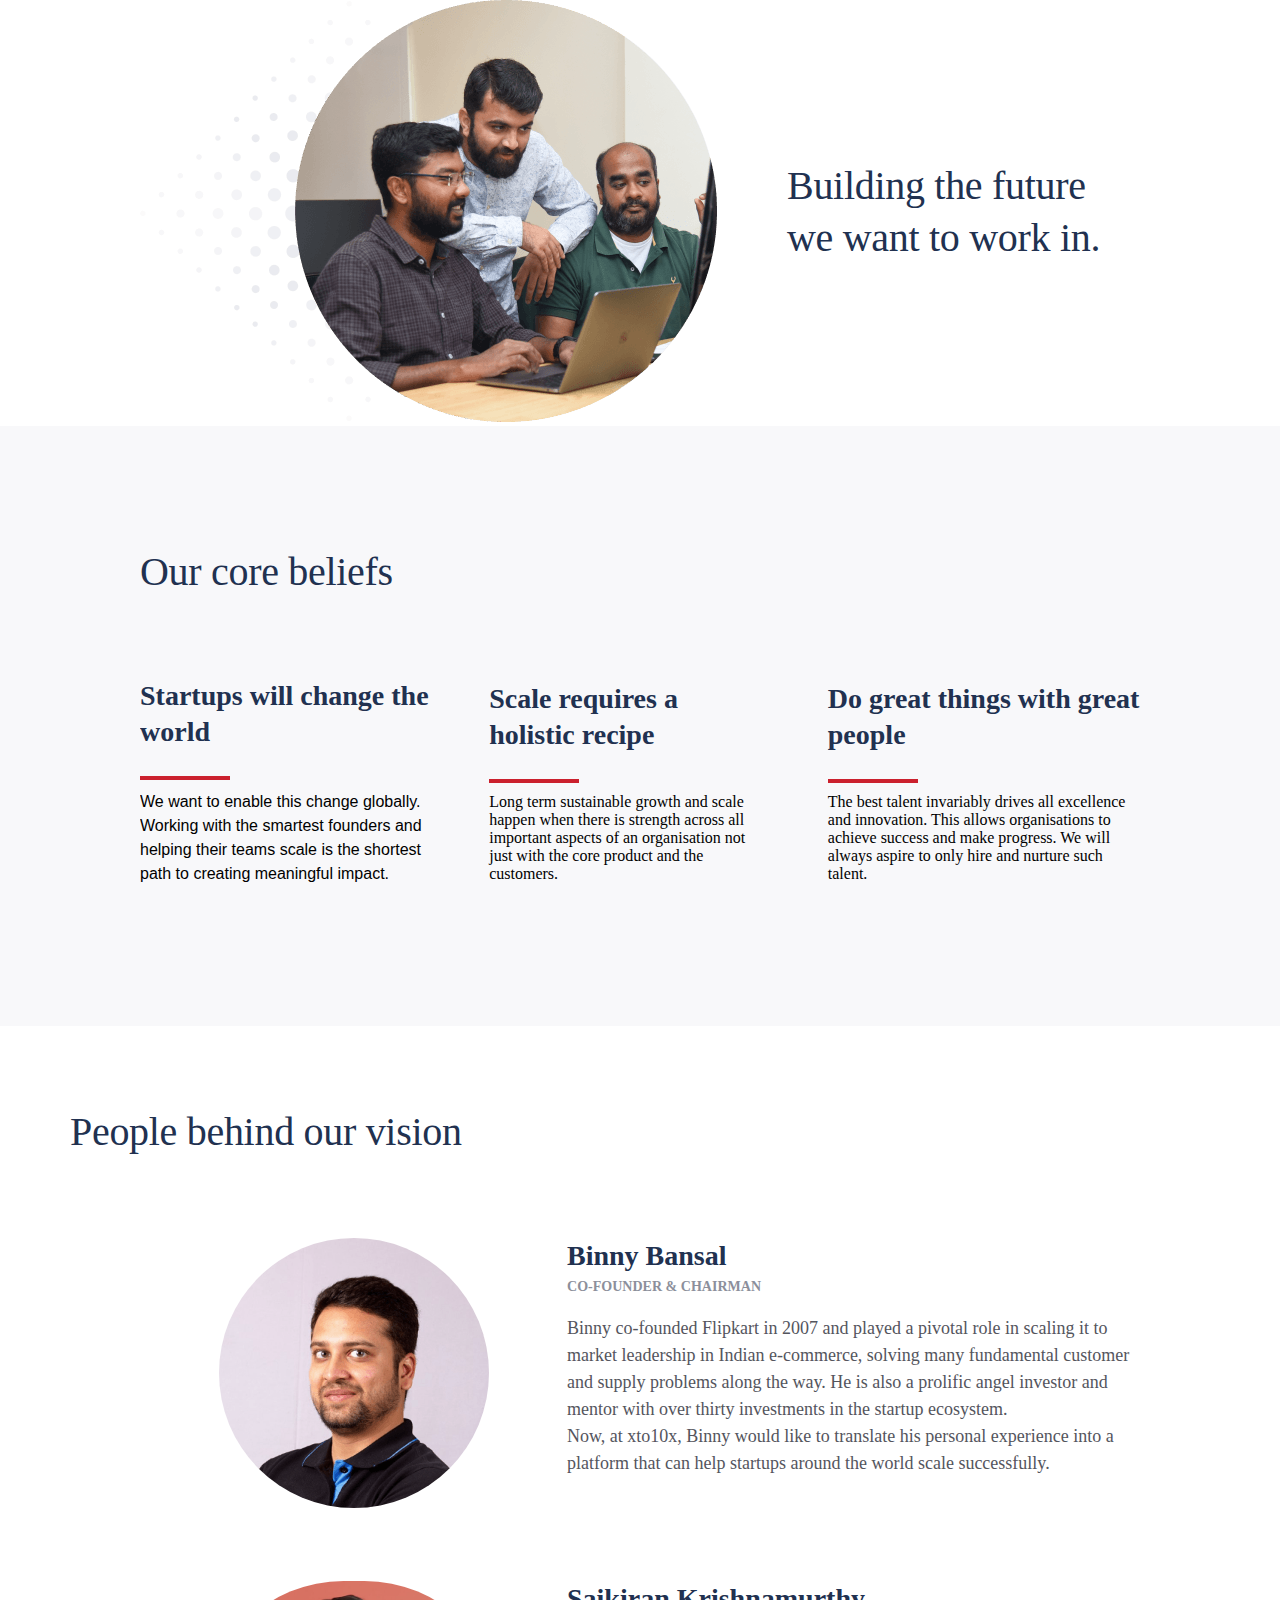
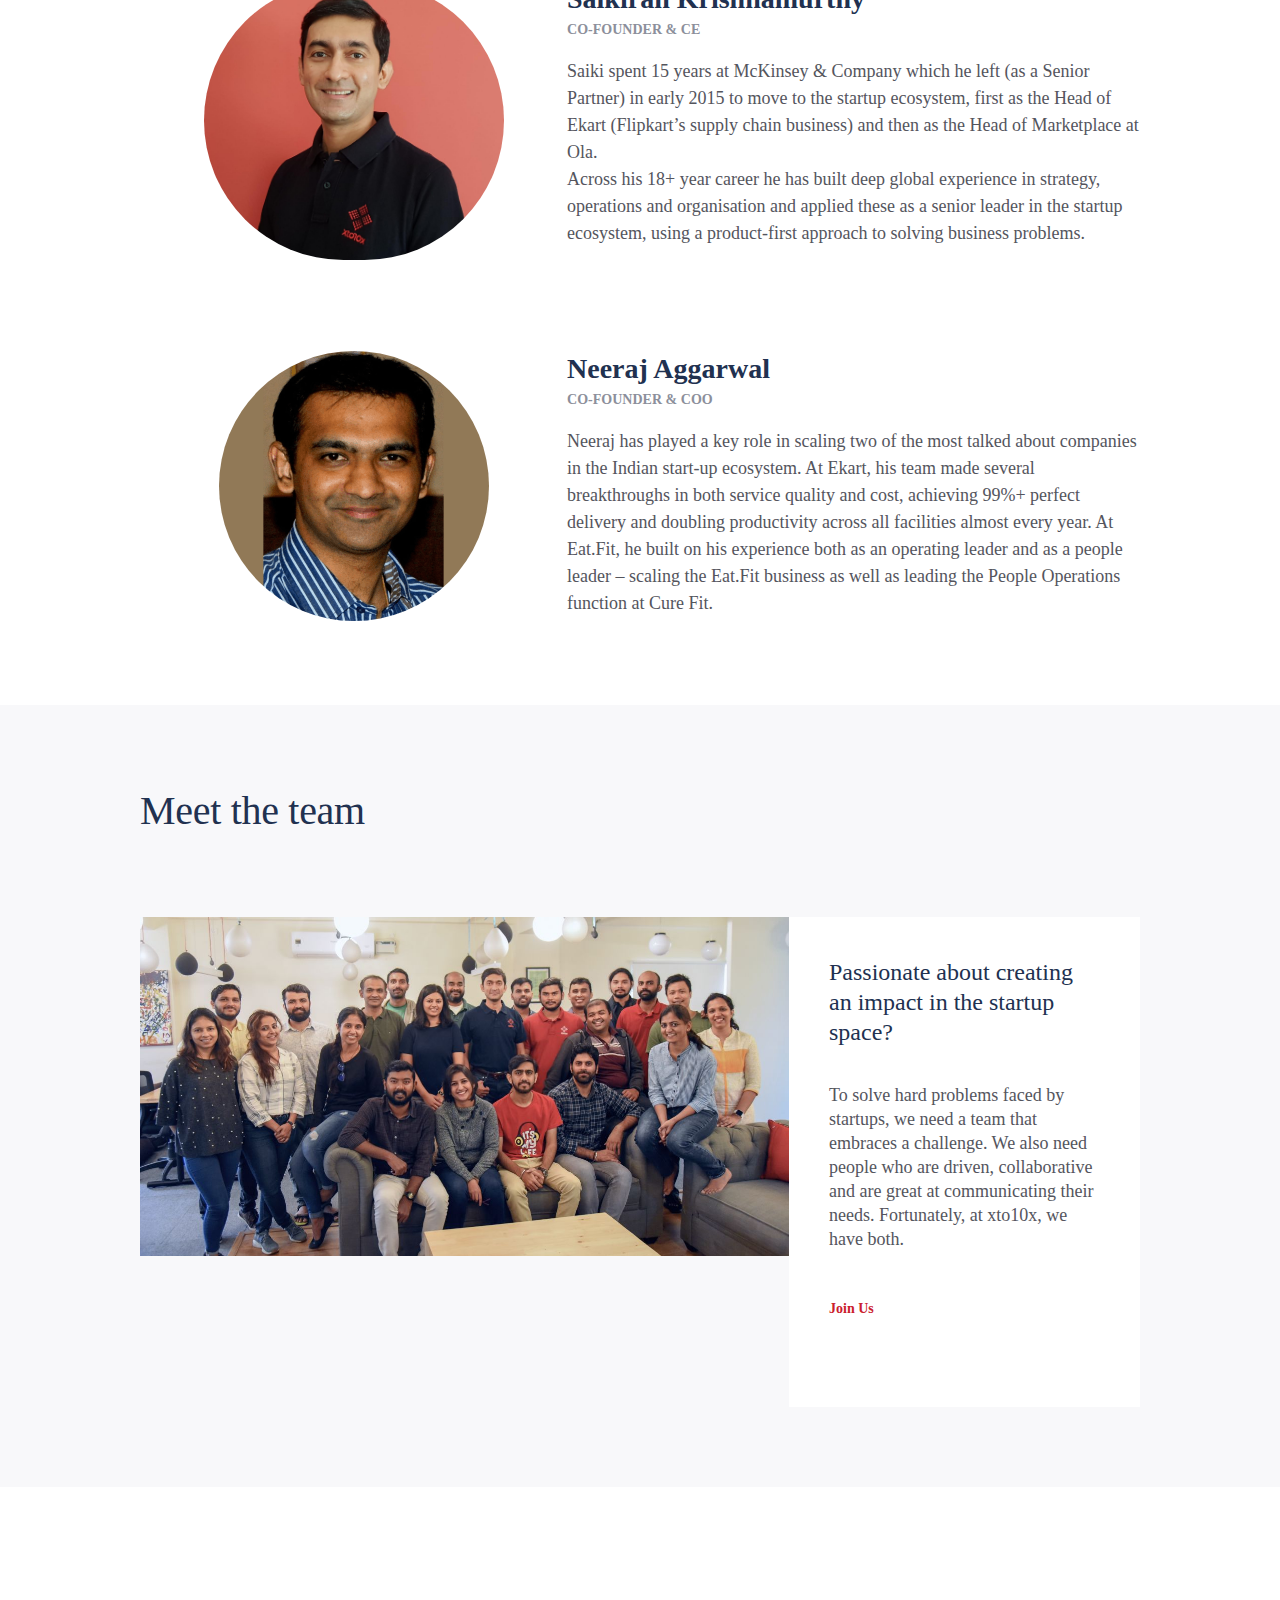
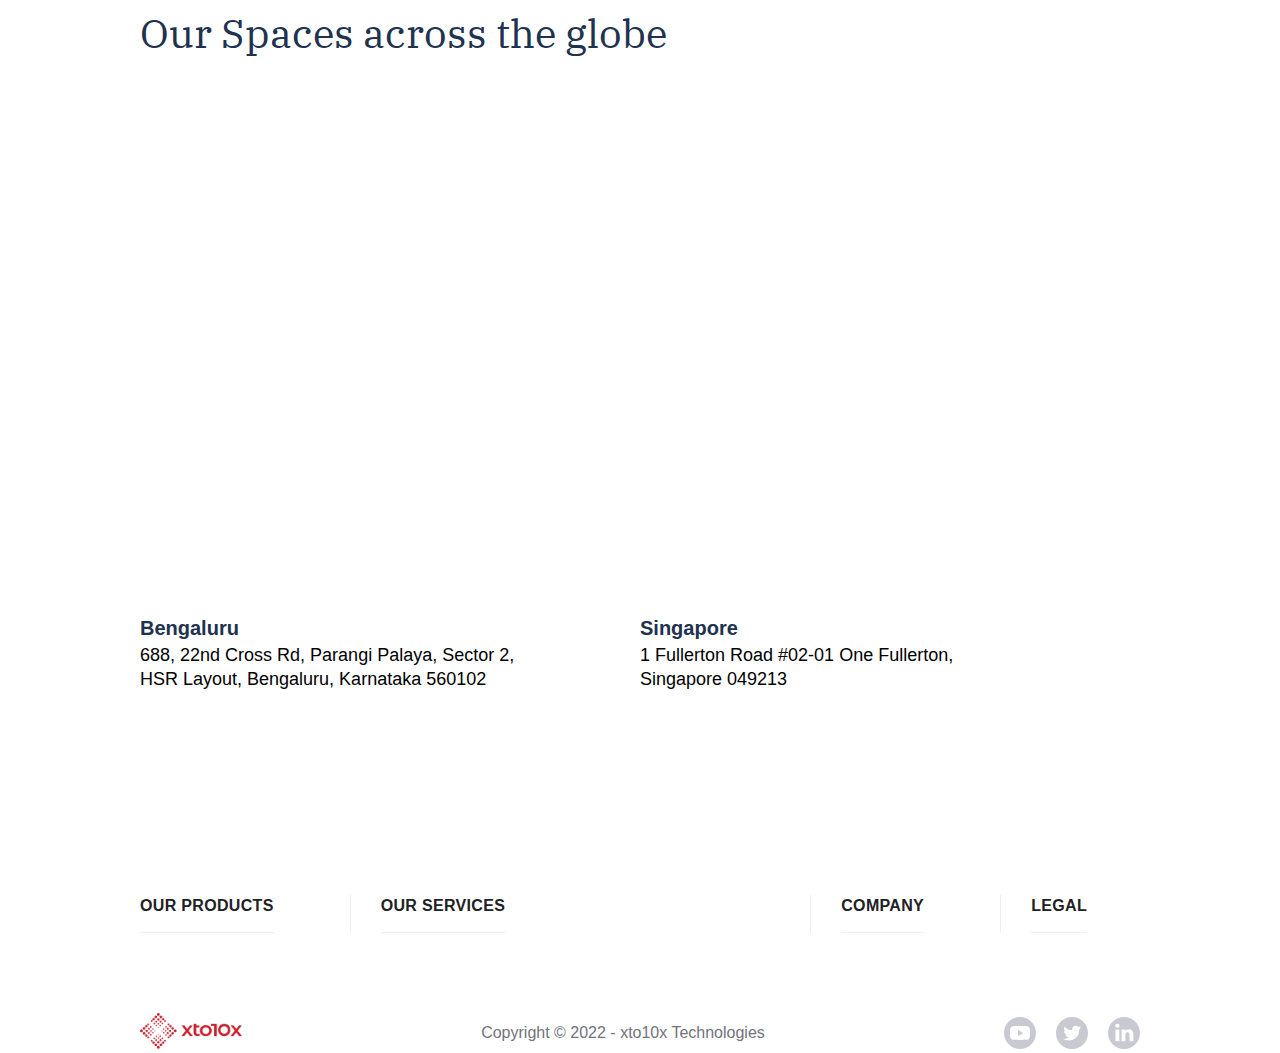
<file: aboutus.html>
<!DOCTYPE html>
<html lang="en">

<head>
    <meta charset="UTF-8">
    <meta name="viewport" content="width=device-width, initial-scale=1.0">
    <meta http-equiv="X-UA-Compatible" content="ie=edge">
    <title>About Us</title>
    <link rel="preconnect" href="https://fonts.googleapis.com">
    <link rel="preconnect" href="https://fonts.gstatic.com" crossorigin>
    <link href="https://fonts.googleapis.com/css2?family=IBM+Plex+Serif:wght@400;500;600;700&display=swap"
        rel="stylesheet">
    <link rel="stylesheet" href="style.css">
</head>

<body>
    <div id="banner">
        <div class="container">
            <div class="banner-img">
                <img src="images/Firstfold_Aboutus.png" alt="">
            </div>
            <div class="banner-heading">
                <h1 class="heading-title">Building the future we want to work in.</h1>
            </div>
        </div>
    </div>

    <div id="our-core">
        <div class="container">
            <h2 class="section-title">Our core beliefs</h2>
            <div class="main-core">
                <div class="core-item">
                    <h3 class="title">Startups will change the world</h3>
                    <p class="core-item-p">We want to enable this change globally. Working with the smartest founders
                        and helping their
                        teams
                        scale is the shortest path to creating meaningful impact.</p>
                </div>
                <div class="core-item">
                    <h3 class="title">Scale requires a holistic recipe</h3>
                    <p>Long term sustainable growth and scale happen when there is strength across all important aspects
                        of
                        an organisation not just with the core product and the customers.</p>
                </div>
                <div class="core-item">
                    <h3 class="title">Do great things with great people</h3>
                    <p>The best talent invariably drives all excellence and innovation. This allows organisations to
                        achieve
                        success and make progress. We will always aspire to only hire and nurture such talent.</p>
                </div>
            </div>
        </div>
    </div>

    <div id="our-vision">
        <h2 class="section-title">People behind our vision</h2>
        <div class="">
            <div class="container">
                <div class="vision-team">
                    <div class="vision-img">
                        <img src="images/binny-bansal.png" alt="">
                    </div>
                    <h3 class="title">Binny Bansal</h3>
                    <span class="sub-title">Co-Founder & Chairman</span>
                    <p>Binny co-founded Flipkart in 2007 and played a pivotal role in scaling it to market leadership in
                        Indian e-commerce, solving many fundamental customer and supply problems along the way. He is
                        also a prolific angel investor and mentor with over thirty investments in the startup ecosystem.
                    </p>
                    <p>Now, at xto10x, Binny would like to translate his personal experience into a platform that can
                        help startups around the world scale successfully.</p>
                </div>
                <div class="vision-team">
                    <div class="vision-img">
                        <img src="images/Saikiran-Krishnamurthy.jpeg" alt="" m width="300px">
                    </div>
                    <h3 class="title">Saikiran Krishnamurthy</h3>
                    <span class="sub-title">Co-Founder & Ce</span>
                    <p>Saiki spent 15 years at McKinsey & Company which he left (as a Senior Partner) in early 2015 to
                        move to the startup ecosystem, first as the Head of Ekart (Flipkart’s supply chain business) and
                        then as the Head of Marketplace at Ola.
                    </p>
                    <p>Across his 18+ year career he has built deep global experience in strategy, operations and
                        organisation and applied these as a senior leader in the startup ecosystem, using a
                        product-first approach to solving business problems.</p>
                </div>
                <!-- <div class="vision-team">
                    <div class="vision-img">
                        <img src="images/Saikiran-Krishnamurthy.jpeg" alt="">
                    </div>
                    <h3 class="title">Saikiran Krishnamurthy</h3>
                    <span class="sub-title">Co-Founder & Ceo</span>
                    <p>Saiki spent 15 years at McKinsey & Company which he left (as a Senior Partner) in early 2015 to
                        move to the startup ecosystem, first as the Head of Ekart (Flipkart’s supply chain business) and
                        then as the Head of Marketplace at Ola.</p>
                    <p>Across his 18+ year career he has built deep global experience in strategy, operations and
                        organisation and applied these as a senior leader in the startup ecosystem, using a
                        product-first approach to solving business problems.</p>
                </div> -->
                <div class="vision-team">
                    <div class="vision-img">
                        <img src="images/neeraj-aggarwal.png" alt="">
                    </div>

                    <h3 class="title">Neeraj Aggarwal</h3>
                    <span class="sub-title">Co-Founder & Coo</span>
                    <p>Neeraj has played a key role in scaling two of the most talked about companies in the Indian
                        start-up ecosystem. At Ekart, his team made several breakthroughs in both service quality and
                        cost, achieving 99%+ perfect delivery and doubling productivity across all facilities almost
                        every year. At Eat.Fit, he built on his experience both as an operating leader and as a people
                        leader – scaling the Eat.Fit business as well as leading the People Operations function at Cure
                        Fit.</p>
                </div>
            </div>
        </div>
    </div>

    <div id="our-team">
        <div class="container">
            <h2 class="section-title">Meet the team</h2>
            <div class="team-img">
                <img src="images/Team-media.jpg" alt="">
            </div>
            <div class="team-content">
                <h3 class="team-title">Passionate about creating an impact in the startup space?</h3>
                <p>To solve hard problems faced by startups, we need a team that embraces a challenge. We also need
                    people who are driven, collaborative and are great at communicating their needs. Fortunately, at
                    xto10x, we have both.</p>
                <a href="#" class="join-us">Join Us</a>
            </div>
        </div>
    </div>
    <div class="container">
        <div>
            <h3 class="our-space-h">Our Spaces across the globe
            </h3>
        </div>
        <div class="map">
            <div class="">
                <iframe
                    src="https://www.google.com/maps/embed?pb=!1m14!1m8!1m3!1d497789.1968762132!2d77.646207!3d12.909129!3m2!1i1024!2i768!4f13.1!3m3!1m2!1s0x3bae149bbee094a1%3A0xe59f2fc5aa728b47!2s688%2C%2022nd%20Cross%20Rd%2C%20Parangi%20Palaya%2C%20Sector%202%2C%20HSR%20Layout%2C%20Bengaluru%2C%20Karnataka%20560102%2C%20India!5e0!3m2!1sen!2sus!4v1644058870880!5m2!1sen!2sus"
                    width="500px" height="450px" style="border:0;" allowfullscreen="" loading="lazy"></iframe>
                <h2 class="location">Bengaluru</h2>
                <p class="sector">688, 22nd Cross Rd, Parangi Palaya, Sector 2, HSR Layout, Bengaluru, Karnataka 560102
                </p>
            </div>
            <div class="">
                <iframe
                    src="https://www.google.com/maps/embed?pb=!1m14!1m8!1m3!1d510568.16986569355!2d103.853955!3d1.285712!3m2!1i1024!2i768!4f13.1!3m3!1m2!1s0x0%3A0x41d28cd3f47d452f!2sRegus%20-%20Singapore%20One%20Fullerton!5e0!3m2!1sen!2sus!4v1644059045329!5m2!1sen!2sus"
                    width="500px" height="450px" style="border:0;" allowfullscreen="" loading="lazy"></iframe>
                <h2 class="location">Singapore</h2>
                <p class="sector">1 Fullerton Road #02-01 One Fullerton, Singapore 049213</p>
            </div>
        </div>
        <div class="container ">
            <div class="footer-detail">
              <div class="">
                <div class="main-PRODUCTS">
                  <h3 class="widget-title ">OUR PRODUCTS</h3>
                  <!-- <hr class="f-line"> -->
                </div>
                <ul class="product">
                  <li class="li-element"><a class="a-element  " href="#">10xGaols</a></li>
                  <li class="li-element"><a class="a-element" href="#">10xPeople</a></li>
                  <li class="li-element">
                    <a class="a-element" href="#">10xPerformance</a>
                  </li>
                </ul>
              </div>
              <div class="main-services">
                <div class="lists">
                  <h3 class="widget-title">OUR SERVICES</h3>
                  <div>
                    <!-- <hr class="SERVICES-L"> -->
        
                  </div>
                </div>
                <div>
                </div>
                <div class="OUR-SERVICES">
                  <div>
                    <ul class="product">
                      <li class="li-element"><a class="a-element" href="#">Business Design</a></li>
                      <li class="li-element"><a class="a-element" href="#">Branding & Marketing</a></li>
                      <li class="li-element"><a class="a-element" href="#">Customer Experience</a></li>
                      <li><a class="a-element" href="#">Founder’s Growth</a></li>
                    </ul>
                  </div>
                  <div class="services-items">
                    <ul class="product">
                      <li class="li-element"><a class="a-element" href="#">Objectives & Key Results</a></li>
                      <li class="li-element"><a class="a-element" href="#">Operation Excellence</a></li>
                      <li class="li-element"><a class="a-element" href="#">Org & Leadership</a></li>
                      <li class="li-element"><a class="a-element" href="#">People & Culture</a></li>
                    </ul>
                  </div>
                </div>
              </div>
              <div class="company">
                <div class="companyAbout">
                  <h3 class="widget-title ">COMPANY</h3>
                  <!-- <hr> -->
                </div>
                <ul class="product">
                  <li><a class="a-element" href="#">About</a></li>
                  <li class="li-element"><a class="a-element" href="#">Blog</a></li>
                  <li class="li-element"><a class="a-element" href="#">Careers</a></li>
                  <li>
                    <a class="a-element" href="#"> Contact Us</a>
                  </li>
                </ul>
              </div>
              <div class="legal">
                <div class="legals">
                  <h3 class="widget-title our">LEGAL</h3>
                  <!-- <hr class="LEGAL-L"> -->
                </div>
                <ul class="product">
                  <li><a class="a-element" href="">Privacy Policy</a></li>
                  <li class="li-element"><a class="a-element" href="#">Cookies Policy</a></li>
                  <li class="li-element"><a class="a-element" href="#">Terms of Use</a></li>
                </ul>
              </div>
            </div>
          </div>
          <div class="home-container">
            <div class="footer">
              <div>
                <img src="images/logo.png" alt="" width="102px">
              </div>
              <div>
                <p class="Copyright-p">Copyright © 2022 - xto10x Technologies</p>
              </div>
              <div class="social">
                <div class="youtube"><a href=https://www.youtube.com/channel/UCLL05gUyG0jsnP2TCoS7JZw></a>
                </div>
                <div class="twitter">
                  <a href="https://twitter.com/xto10x"></a>
                </div>
                <div class="linkedin">
                  <a
                    href="https://www.linkedin.com/authwall?trk=bf&trkInfo=AQFP0-OYvY8s5wAAAX7fzNCo8lstTSwBSSRiEvI2-hg6XacNbA7ep2K5GoakcWAr4DmTdqYZ8tPQM1-F3JMoMmRpFI5K3ebbHJXRzd-mApZYfw2TiL90uYIy71fi0E4ZmLoeM_g=&originalReferer=&sessionRedirect=https%3A%2F%2Fwww.linkedin.com%2Fcompany%2Fxto10x-tech%2F"></a>
                </div>
              </div>
        
</body>

</html>
</file>
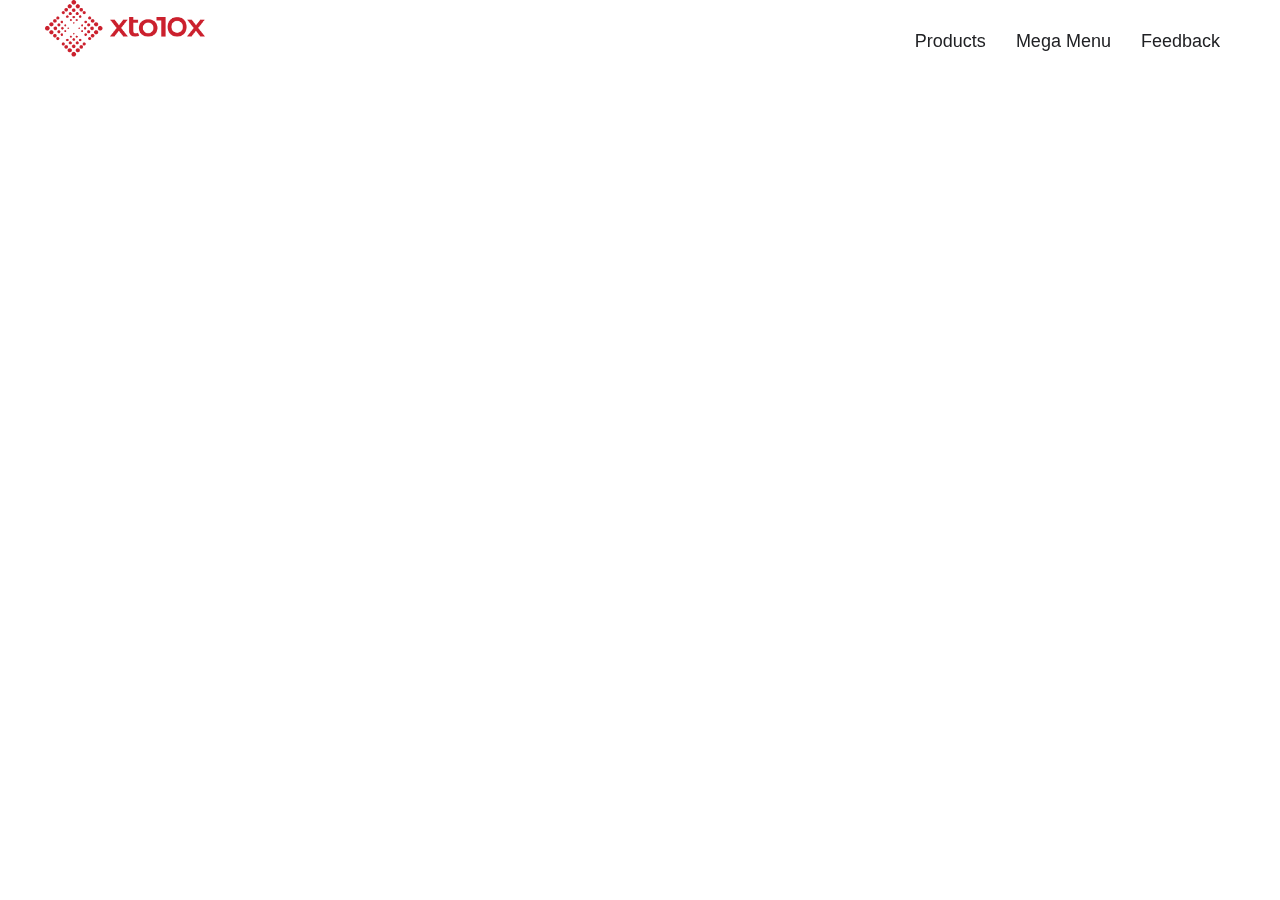
<file: Business-Design.html>
<!DOCTYPE html>
<html lang="en">

<head>
    <meta charset="UTF-8">
    <meta http-equiv="X-UA-Compatible" content="IE=edge">
    <meta name="viewport" content="width=device-width, initial-scale=1.0">
    <title>Document</title>
    <!-- <link rel="stylesheet" href="style.css"> -->
    <link rel="stylesheet" href="menu.css">

</head>
<body>
    <nav>
        <div class="wrapper">
            <div class="logo">
                <a href="#"><img src="images/logo.png" alt="" width="160px"></a>
            </div>
            <input type="radio" name="slide" id="menu-btn" />
            <input type="radio" name="slide" id="cancel-btn" />
            <ul class="nav-links">
                <label for="cancel-btn" class="btn cancel-btn"><i class="fas fa-times"></i></label>

                <li>
                    <a href="#" class="desktop-item">Products</a>
                    <input type="checkbox" id="showDrop" />
                    <label for="showDrop" class="mobile-item">Dropdown Menu</label>
                    <ul class="drop-menu">
                        <li><a href="#">
                            <div class="drop-main-iteam">
                                <img src="images/10xgoals_normal_blue (1).svg" alt="">
                                <img src="images/10xgoals_hover_red.svg" alt="">
                                <div class="dropdown-h">
                                    <h4 class="drop-iteam-h">10xGoals</h4>
                                    <p class="drop-iteam-p">Implement OKRs successfully</p>
                                </div>
                            </div>
                        </a></li>
                        <li><a href="#">Drop Menu 2</a></li>
                        <li><a href="#">Drop Menu 3</a></li>
                        <li><a href="#">Drop Menu 4</a></li>
                        <li><a href="#">Drop Menu 5</a></li>

                    </ul>
                </li>
                <li>
                    <a href="#" class="desktop-item">Mega Menu</a>
                    <input type="checkbox" id="showMega" />
                    <label for="showMega" class="mobile-item">Mega Menu</label>
                    <div class="mega-box">
                        <div class="content">
                            <div class="row">
                                <header>Design Services</header>
                                <ul class="mega-links">
                                    <li><a href="#">Graphics</a></li>
                                    <li><a href="#">Vectors</a></li>
                                    <li><a href="#">Business Cards</a></li>
                                    <li><a href="#">Custom Logo</a></li>
                                </ul>
                            </div>
                            <div class="row">
                                <header>Design Services</header>
                                <ul class="mega-links">
                                    <li><a href="#">Graphics</a></li>
                                    <li><a href="#">Vectors</a></li>
                                    <li><a href="#">Business Cards</a></li>
                                    <li><a href="#">Custom Logo</a></li>
                                </ul>
                            </div>
                        </div>
                    </div>
                </li>
                <li><a href="#">Feedback</a></li>
            </ul>
            <label for="menu-btn" class="btn menu-btn"><i class="fas fa-bars"></i></label>

        </div>
    </nav>
    <!-- <div>
        <div class="container">
            <div>
                <div >
                    <div >
                        <img class="b-design" src="images/Business_Design_normal_blue.svg" alt="" height="32" width="32px">
                    </div>
                    <h2>
                        Business Design
                    </h2>
                    <h2>Uncover the big moves you need to make to achieve sustainable 10x growth</h2>
                </div>
                <div>
                    <img src="images/okr-srpg-bnr-main-img.jpg" alt="">
                </div>
            </div>
        </div>
    </div> -->

</body>

</html>
</file>
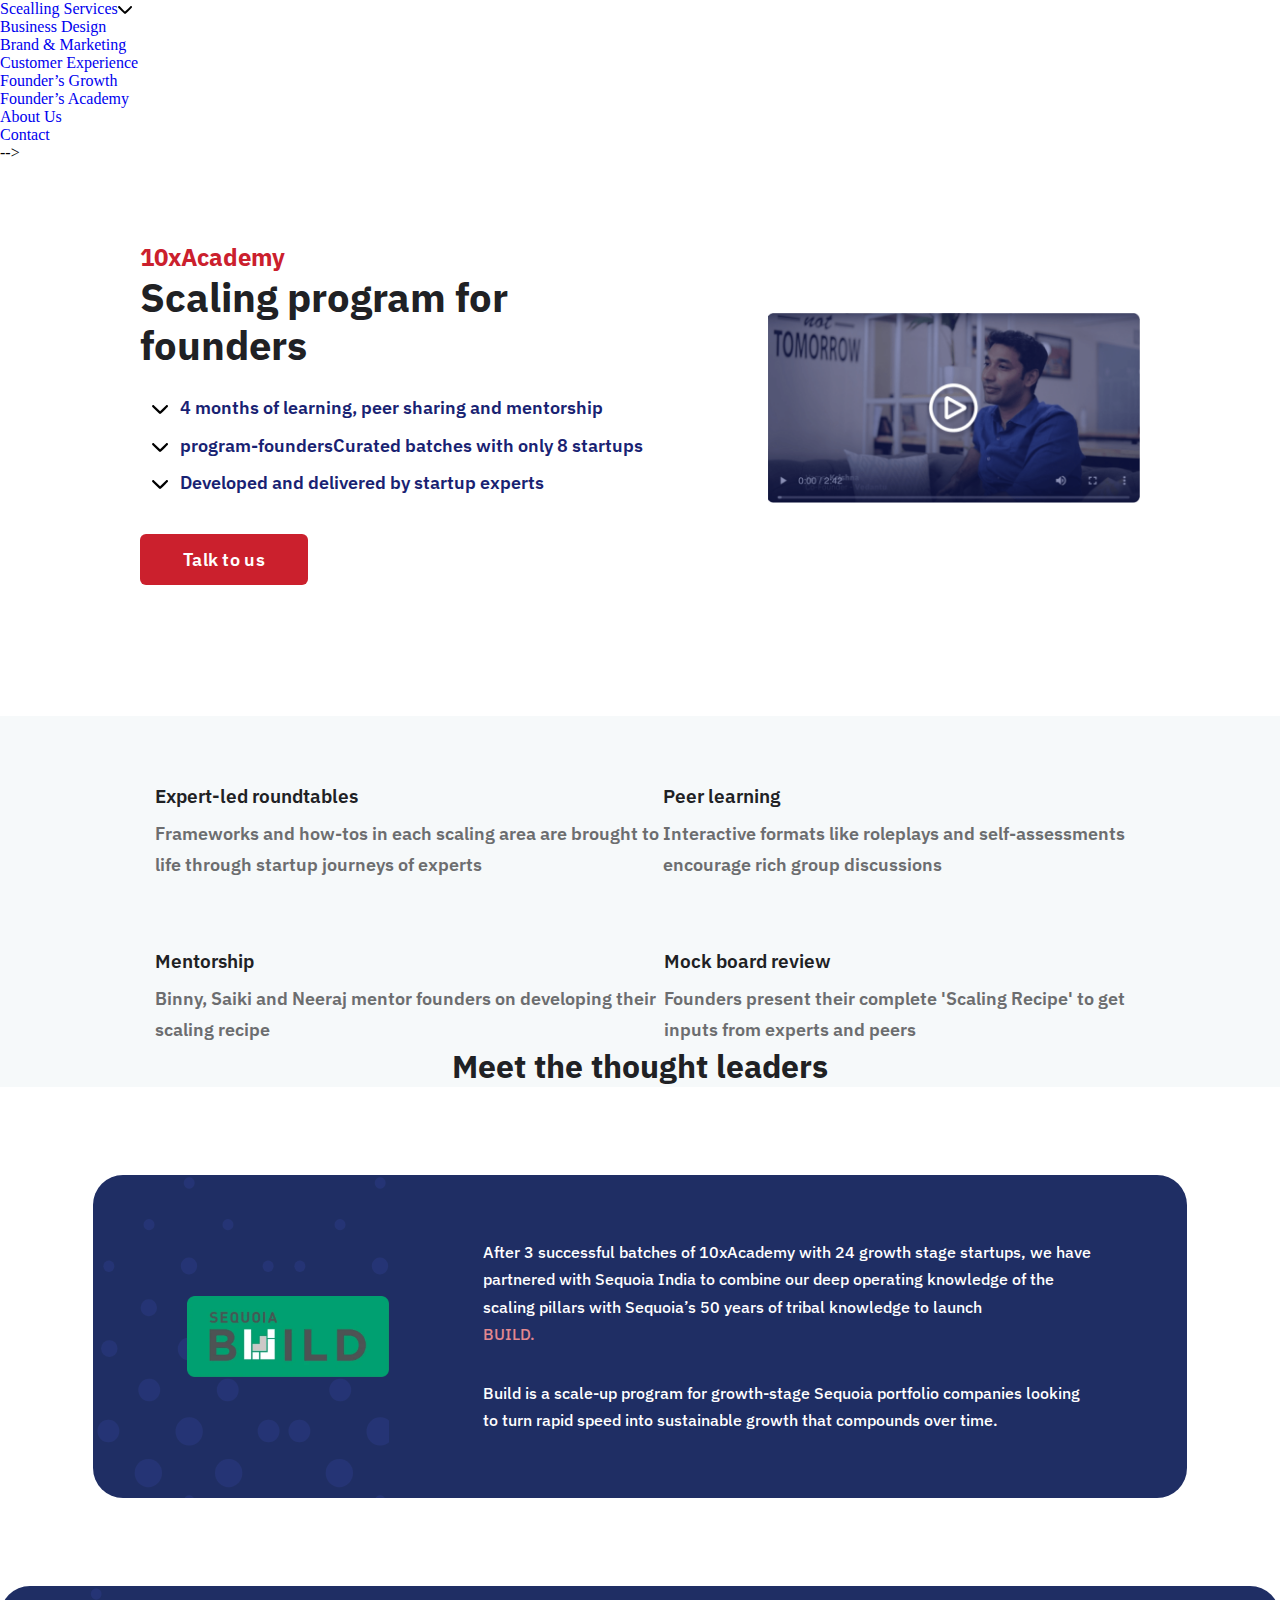
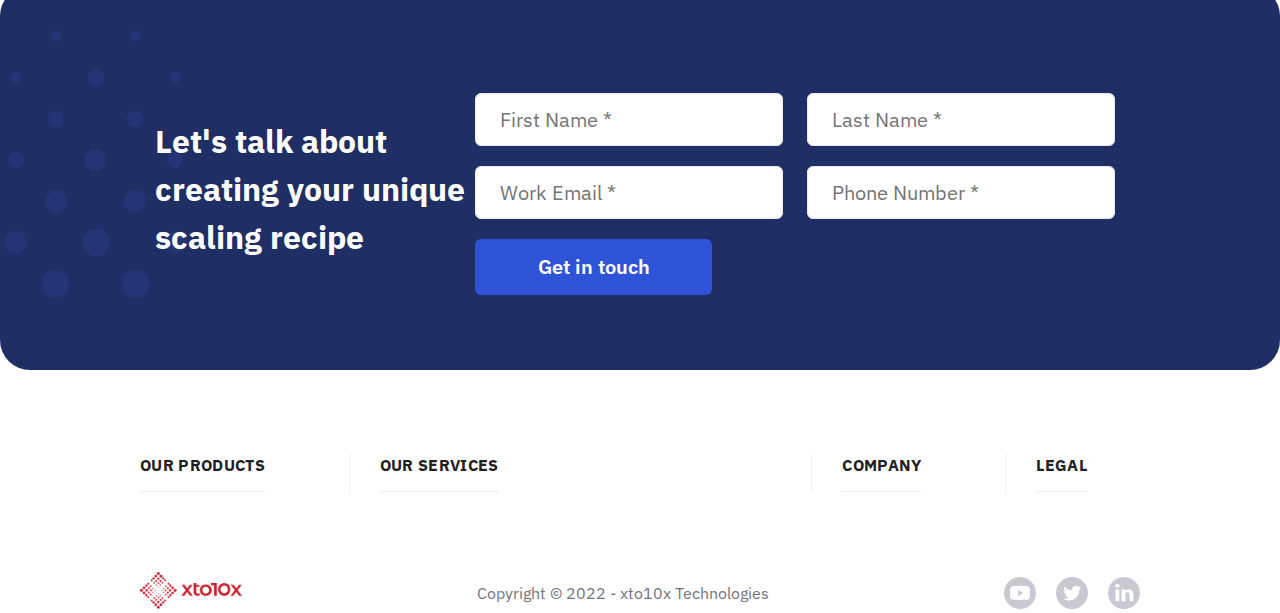
<file: Founder’s Academy.html>
<!DOCTYPE html>
<html lang="en">

<head>
  <meta charset="UTF-8">
  <meta http-equiv="X-UA-Compatible" content="IE=edge">
  <meta name="viewport" content="width=device-width, initial-scale=1.0">
  <title>Document</title>
  <link rel="preconnect" href="https://fonts.googleapis.com">
  <link rel="preconnect" href="https://fonts.gstatic.com" crossorigin>
  <link rel="preconnect" href="https://fonts.googleapis.com">
  <link rel="preconnect" href="https://fonts.gstatic.com" crossorigin>
  <link rel="preconnect" href="https://fonts.googleapis.com">
  <link rel="preconnect" href="https://fonts.gstatic.com" crossorigin>
  <link href="https://fonts.googleapis.com/css2?family=IBM+Plex+Sans:wght@400;500;600;700&display=swap" rel="stylesheet">
 
  <link rel="stylesheet" href="style.css">
</head>

<body>


  <!-- <nav class="navbar">
    <div>
      <a href="index.html"></a>
      <img src="images/logo.png" alt="" width="132px" height="auto">
    </div>
    <ul>
      <li class="naviteam">
        <div class="down">
          <a class="downimg" href="#">Products <img class="downs" src="images/downs.svg" alt="" width="14px">
        </div>
        </a>
        <ul class="goal">
          <li>
            <div class="xto">
              <div class="xgoal">
                <img src="images/10xgoals_normal_blue.svg" alt="" width="32px">
              </div>
              <div>
                <a href="#">10xGoal</a>
                <a class="oks" href="#">Implement OKRs Successfully</a>
              </div>
            </div>
          </li>
      </li>
      <li>
        <div class="xto ">
          <div class="xgoal">
            <img src="images/10xpeople_normal_blue01.svg" alt="" height="32px">
          </div>
          <div>
            <a href="#">10xGoal</a>
            <a class="oks" href="#">Implement OKRs Successfully</a>
          </div>
        </div>
      </li>
      <li>
        <div class="xto">
          <div class="xgoal">
            <img src="images/10xperformance-normal-blue0000.svg" alt="" width="32px">
          </div>
          <div>
            <a href="#">10xGoal</a>
            <a class="oks" href="#">Implement OKRs Successfully</a>
          </div>
        </div>
      </li>
      <!-- <li><a href="#">10xPerformance</a></li> -->
    </ul>
    </li>
    <li>
      <div class="down">
        <a href="#">Scealling Services<img class="downs" src="images/downs.svg" alt="" width="14px">
      </div>
      <ul>
        <li><a href="#">Business Design</a></li>
        <li><a href="#">Brand & Marketing</a></li>
        <li><a href="#">Customer Experience</a></li>
        <li><a href="Founder’s Academy.html">Founder’s Growth</a></li>
      </ul>
      <!-- <ul>
                <li><a href="#">Objectives & Key Results</a></li>
                <li><a href="#">Operation Excellence</a></li>
                <li><a href="#">Org & Leadership</a></li>
                <li><a href="#">People & Culture  </a></li>
              </ul> -->
    </li>
    <li><a href="#">Founder’s Academy</a></li>
    <li><a href="#">About Us</a></li>
    <li><a href="#">Contact</a></li>
    </ul>
    </div>
  </nav> -->
  <div class="container">
    <div class="academy-top">
      <div class="academy-top-left">
        <h1 class="xacademy">10xAcademy </h1>
        <h2 class="academy-scaling">Scaling program for <br>
          founders </h2>
        <div class="Scaling ">
          <span class=" program-founders"> <img class="mentorship" src="images/downs.svg" alt="" width="16px"> 4 months
            of learning, peer sharing and mentorship </span>
          <span class=" program-founders"> <img class="mentorship" src="images/downs.svg" alt="" width="16px">
            program-foundersCurated batches with only 8 startups
          </span>
          <span class=" program-founders"> <img class="mentorship" src="images/downs.svg" alt="" width="16px"> Developed
            and delivered by startup experts
          </span>
        </div>
        <div>
          <a class="" role="button">
            <span class="">
              <span class="academy-btn">Talk to us</span>
            </span>
          </a>
        </div>
      </div>
      <div class="academy-top-right">
        <a href="https://www.xto10x.com/10xacademy/">
          <img class="xtoacademy" src="images/vid-poster-4-1-768x394.png" alt="" width="372px">
        </a>
      </div>

    </div>
  </div>
  <div class="container">
    <div>
      <ul class="all-tab">
        <li class="tab-h-list">
          <span class="tab-h">Format</span>
        </li>
        <li class="tab-h-list">
          <samp class="tab-h">Curriculum</samp>
        </li>
        <li class="tab-h-list">
          <span class="tab-h">
            Graduates
          </span>
        </li>
      </ul>
    </div>
  </div>
  <div>
    <div class="academy-box">
      <div class="container">
        <div class="Format-detail">
          <div>
            <h2 class="roundtables-h">
              Expert-led roundtables
            </h2>
            <p class="startup-journeys-p">Frameworks and how-tos in each scaling area are brought to <br> life through
              startup journeys of experts</p>
          </div>
          <div>
            <h2 class="roundtables-h">
              Peer learning
            </h2>
            <p class="startup-journeys-p">Interactive formats like roleplays and self-assessments <br> encourage rich
              group
              discussions</p>
          </div>
        </div>
        <div class="Format-detail">
          <div>
            <h2 class="roundtables-h">
              Mentorship
            </h2>
            <p class="startup-journeys-p">Binny, Saiki and Neeraj mentor founders on developing their <br> scaling
              recipe</p>
          </div>
          <div>
            <h2 class="roundtables-h">
              Mock board review </h2>
            <p class="startup-journeys-p">Founders present their complete 'Scaling Recipe' to get <br> inputs from
              experts and peers
            </p>
          </div>
        </div>
        <div>
          <h2 class="meet-leader-h">Meet the thought leaders
          </h2>
        </div>
      </div>
    </div>
  </div>
  <div class="batches-ten-x">
    <div class="Build ">
      <img class="build" src="images/sequoia-build.webp " alt="" width="202px">
    </div>
    <div class="build-left-h">
      <p class="batches-p">After 3 successful batches of 10xAcademy with 24 growth stage startups, we have partnered
        with Sequoia India to combine our deep operating knowledge of the scaling pillars with Sequoia’s 50 years of
        tribal knowledge to launch
        <br> <a class="bulid-a" href="https://www-india.sequoiacap.com/programs-events/sequoia-build/">
          BUILD.
        </a>
      </p>
      <p class="Sequoia-portfolio-h">Build is a scale-up program for growth-stage Sequoia portfolio companies looking to
        turn rapid speed into sustainable growth that compounds over time.</p>
    </div>
  </div>
  <div class="submit-form">
    <div class="scaling-box">
      <div>
        <h2 class="unique-scaling-h">
          Let's talk about <br> creating your unique <br> scaling recipe</h2>
      </div>
      <div>
        <div>
          <input class="inputes" type="text" placeholder="First Name *">
          <input class="inputes" type="text" placeholder="Last Name *">
        </div>
        <div>
          <input class="inputes" type="text" placeholder="Work Email *">
          <input class="inputes" type="text" placeholder="Phone Number *">
        </div>
        <button class="in-touch-btn">Get in touch</button>
      </div>
    </div>

  </div>
  <div class="container ">
    <div class="footer-detail">
      <div class="">
        <div class="main-PRODUCTS">
          <h3 class="widget-title ">OUR PRODUCTS</h3>
          <!-- <hr class="f-line"> -->
        </div>
        <ul class="product">
          <li class="li-element"><a class="a-element  " href="#">10xGaols</a></li>
          <li class="li-element"><a class="a-element" href="#">10xPeople</a></li>
          <li class="li-element">
            <a class="a-element" href="#">10xPerformance</a>
          </li>
        </ul>
      </div>
      <div class="main-services">
        <div class="lists">
          <h3 class="widget-title">OUR SERVICES</h3>
          <div>
            <!-- <hr class="SERVICES-L"> -->

          </div>
        </div>
        <div>
        </div>
        <div class="OUR-SERVICES">
          <div>
            <ul class="product">
              <li class="li-element"><a class="a-element" href="#">Business Design</a></li>
              <li class="li-element"><a class="a-element" href="#">Branding & Marketing</a></li>
              <li class="li-element"><a class="a-element" href="#">Customer Experience</a></li>
              <li><a class="a-element" href="#">Founder’s Growth</a></li>
            </ul>
          </div>
          <div class="services-items">
            <ul class="product">
              <li class="li-element"><a class="a-element" href="#">Objectives & Key Results</a></li>
              <li class="li-element"><a class="a-element" href="#">Operation Excellence</a></li>
              <li class="li-element"><a class="a-element" href="#">Org & Leadership</a></li>
              <li class="li-element"><a class="a-element" href="#">People & Culture</a></li>
            </ul>
          </div>
        </div>
      </div>
      <div class="company">
        <div class="companyAbout">
          <h3 class="widget-title ">COMPANY</h3>
          <!-- <hr> -->
        </div>
        <ul class="product">
          <li><a class="a-element" href="#">About</a></li>
          <li class="li-element"><a class="a-element" href="#">Blog</a></li>
          <li class="li-element"><a class="a-element" href="#">Careers</a></li>
          <li>
            <a class="a-element" href="#"> Contact Us</a>
          </li>
        </ul>
      </div>
      <div class="legal">
        <div class="legals">
          <h3 class="widget-title our">LEGAL</h3>
          <!-- <hr class="LEGAL-L"> -->
        </div>
        <ul class="product">
          <li><a class="a-element" href="">Privacy Policy</a></li>
          <li class="li-element"><a class="a-element" href="#">Cookies Policy</a></li>
          <li class="li-element"><a class="a-element" href="#">Terms of Use</a></li>
        </ul>
      </div>
    </div>
  </div>
  <div class="home-container">
    <div class="footer">
      <div>
        <img src="images/logo.png" alt="" width="102px">
      </div>
      <div>
        <p class="Copyright-p">Copyright © 2022 - xto10x Technologies</p>
      </div>
      <div class="social">
        <div class="youtube"><a href=https://www.youtube.com/channel/UCLL05gUyG0jsnP2TCoS7JZw></a>
        </div>
        <div class="twitter">
          <a href="https://twitter.com/xto10x"></a>
        </div>
        <div class="linkedin">
          <a
            href="https://www.linkedin.com/authwall?trk=bf&trkInfo=AQFP0-OYvY8s5wAAAX7fzNCo8lstTSwBSSRiEvI2-hg6XacNbA7ep2K5GoakcWAr4DmTdqYZ8tPQM1-F3JMoMmRpFI5K3ebbHJXRzd-mApZYfw2TiL90uYIy71fi0E4ZmLoeM_g=&originalReferer=&sessionRedirect=https%3A%2F%2Fwww.linkedin.com%2Fcompany%2Fxto10x-tech%2F"></a>
        </div>
      </div>

    </div>  </div>
</body>

</html>
</file>
<file: style.css>
*{
  margin: 0;
  padding: 0;

}

nav{
  position: fixed;
  width: 100%;
  z-index: 999;
  height: 65px;
  line-height: 65px;
}

nav .wrapper{
  position: relative;
  max-width: 1250px;
  padding: 0 30px;
  margin: auto;
  display: flex;
  align-items: center;
  justify-content: space-between;
}

.wrapper .logo a{
  color: #f2f2f2;
  text-decoration: none;
  font-size: 27px;
  font-weight: 600;
}

.wrapper .nav-links{
  display: inline-flex;
}

.nav-links li{
list-style: none;
}

.nav-links li a{
  color: #202124;
  text-decoration: none;
  font-size: 18px;
  font-weight: 500;
  padding: 9px 15px;
  border-radius: 5px;
  transition: all 0.3s ease;
}
.drop-menu{
  padding-top:14px ;
  padding-bottom: 14px;
}
.nav-teams{

  display: flex;
  flex-direction: row;
}

.tab-btn{
  display: flex;
  justify-content: center;
}

.nav-links .drop-menu{
  border-radius: 8px;
  background: white;
  border: solid rgb(190, 190, 190) 1px ;
width: 350px;
  top: 85px;
  line-height: 20px;
  position: absolute;
  opacity: 0;
  visibility: hidden;
}
.nav-links li:hover .drop-menu,
.nav-links li:hover .mega-box{
  top: 65px;
  margin-top: 21px;
  opacity: 1;
  visibility: visible;
  transition: all 0.3s ease;
}
.x-goal-h{
  font-family: Arial, Helvetica, sans-serif;
  font-weight: 600;
  font-size: 16px;
  line-height: 16px;
  color: #202124;
  margin-bottom: 6px;
padding-left: 0;
margin: 0px;
}
.implement-p{
  margin: 0px;
}


.goal-h{
    display: flex ;
    display: flex;
    align-content: flex-start;
    flex-direction: row;
    flex-wrap: nowrap;
    align-items: flex-start;
}
.mega-links li .items:hover{
    border-radius: 8px;
    background-color: #d9d9d9;
}
.mega-links{
  width: 408px;

}
.items{
    display: flex ;
    padding: 14px;
   margin: 8px 14px 8px 14px;
}
.x-goal-h{
  font-family: Arial, Helvetica, sans-serif;
  font-weight: 600;
  font-size: 16px;
  line-height: 16px;
  color: #202124;
  margin-bottom: 6px;
padding-left: 0;
margin: 0px;
}
.drop-iteam{
  padding-left: 20px;
    }
.drop-menu li a{
  width: 100%;
  display: flex;
  /* display: block; */
  padding: 0 0 0 15px;
  font-weight: 400;
  border-radius: 0px;
}
.goalsnormal{
  display: inline-block;
  height: 100%;
  vertical-align: middle;
}
.mega-content{
  border: solid rgb(190, 190, 190) 1px;
  border-radius: 8px;
}
.mega-box{
  position: absolute;
  top: 85px;
  width: 60%;
  right: 0;
  opacity: 0;
  visibility: hidden;
}

.mega-box .content{
  background: white;

  padding: 25px 20px;
  display: flex;
  width: 100%;
  justify-content: space-between;
}

.content .row{
  width: calc(50% - 30px);
  line-height: 20px;
}

.content .row img{
  width: 100%;
  height: 100%;
  object-fit: cover;
}

.content .row header{
  color: #f2f2f2;
  font-size: 20px;
  font-weight: 500;
}

.content .row .mega-links{
  margin-left: -40px;
}

.content .row:nth-child(1),
.content .row:nth-child(2){
  border-left: 0px;
}

.row .mega-links li{
  padding: 0 20px;
}

.row .mega-links li a{
  padding: 0 20px;
  color: #d9d9d9;
  font-size: 17px;
  display: block;
}

.row .mega-links li a:hover{
color: #f2f2f2;
}

.nav-links .mobile-item{
  display: none;
}

.wrapper .btn{
  color: #fff;
  font-size: 20px;
  cursor: pointer;
  display: none;
}
.Scaling-impact{
  background-position: bottom right;
  background-repeat: no-repeat;
  background-size: 200px auto;
  opacity: 1;
  transition: background 0.3s,border-radius 0.3s,opacity 0.3s;
  background-color: #182272;
  background-image: url(images/10xg-pattern-rightnow.svg);
}
.scaling-impact-h{
  color: #202124;
  font-family: "IBM Plex Sans",Sans-serif;
  font-size: 32px;
  font-weight: 700;
  text-align: center;
  margin-top: 48px;
  margin-bottom: 88px;
  line-height: 40px;
  letter-spacing: 0;
}
.wrapper .btn.cancel-btn{
 position: absolute;
 right: 30px;
 top: 10px;
}
.nav-links:hover{
  color: #DF2E2E;
}

.nav-links .add-hover:hover{
  border-bottom: 3px solid #DF2E2E;
}
.nav-links 
.item-one{
  display: flex;
  margin: 8px 14px 8px 14px ;
  padding: 14px;
  border-radius: 5px;
}

.drop-menu li .item-one:hover{
  background-color: #d9d9d9;
}

@media screen and (max-width: 970px) {
  .wrapper .btn{
      display: block;
  }
  .wrapper .nav-links{
      position: fixed;
      height: 100vh;
      width: 100%;
      max-width: 350px;
      background: #242526;
      display: block;
      top: 0;
      left: -100%;
      overflow-y: auto;
      line-height: 50px;
      padding: 50px 10px;
      box-shadow: 0 15px 15px rgba(0, 0, 0, 0.15);
      transition: all 0.3s ease;
  }
  
  
  #menu-btn:checked ~ .nav-links{
      left: 0%;
  }

  #menu-btn:checked ~ .btn .menu-btn{
      display: none;
  }

  .nav-links::-webkit-scrollbar{
      width: 0px;
  }
.naviteams{
  display: flex;
  flex-direction: column;
}
  .nav-links li:hover{
      background-color: #202124;
      margin: 15px 10px;
      border: solid 4px #DF2E2E;
  }
  

  .nav-links li a{
      padding: 0 20px;
      display: block;
      font-size: 20px;
  }

  .nav-links .drop-menu{
      position: static;
      opacity: 1;
      visibility: visible;
      top: 65px;
      padding-left: 20px;
      width: 100%;
      max-height: 0px;
      overflow: hidden;
      transition: all 0.3s ease;
  }
.drop-menu li {
  width: 300px !important;
}
  #showDrop:checked ~ .drop-menu,
  #showMega:checked ~ .mega-box{
      max-height: 100%;
  }

  .nav-links .drop-menu li{
      margin: 0;
  }

  .nav-links .drop-menu li a{
      font-size: 18px;
      border-radius: 5px;
  }

  .nav-links .desktop-item{
      display: none;
  }

  .nav-links .mobile-item{
      display: block;
      font-size: 20px;
      color: #f2f2f2;
      font-weight: 500;
      padding-left: 20px;
      cursor: pointer;
      border-radius: 5px;
      transition: all 0.3s ease;
  }
  
  .mega-box{
      position: static;
      top: 65px;
      border-radius: 8px;
      border: solid rgb(190, 190, 190) 1px;

      width: 100%;
      opacity: 1;
      visibility: visible;
      padding: 0 20px;
      max-height: 0px;
      overflow: hidden;
      transition: all 0.3s ease;

  }
  
  .mega-box .content{
      background: #242526;
     background: #242526;
     flex-direction: column;
     padding: 20px 20px 0 20px;
  }

  .mega-box .content .row{
      width: 100%;
      margin-bottom: 15px;
      border-top: 1px solid rgba(255, 255, 255, 0.8);
  }

  .mega-box .content .row:nth-child(1),
  .mega-box .content .row:nth-child(2){
      border-top: 0px;
  }

  .content .row .mega-links{
  border-color: 0px;
  padding-left: 15px;
  }

  .row .mega-links li{
      margin: 0;
  }
  .content .row header{
      font-size: 19px;
  }
}



.wrapper input{
  display: none;
}
/* nav .wrapper{
  box-shadow:  rgba(108, 109, 111, 0.1) 0px 10px 30px 0px;
} */
.nav-links a{
  display: flex;
  align-items: center;
}
.logo a {
height: 100%;
width: 100%;
display: flex;
align-items: center;
}

nav .wrapper{
  background-color: white;

  padding-left: 170px;
  padding-right: 170px;
  position: relative;
  max-width: 100%;
  margin: auto;
  display: flex;
  align-items: center;
  justify-content: space-between;
}

.wrapper .logo a{
  color: #f2f2f2;
  text-decoration: none;
  font-size: 27px;
  font-weight: 600;
}

.wrapper .nav-links{
  display: inline-flex;
}

.sticky{
  box-shadow:  rgba(108, 109, 111, 0.1) 0px 10px 30px 0px;
}

.nav-links li{
list-style: none;
}

.nav-links li a{
  color: #202124;
  text-decoration: none;
  font-size: 18px;
  font-weight: 500;
  padding: 9px 15px;
  border-radius: 5px;
  transition: all 0.3s ease;
}
.drop-menu{
  padding-top:14px ;
  padding-bottom: 14px;
}
.nav-teams{
  display: flex;
  flex-direction: row;
}

.product--iteam{
  display: flex;
  align-items:center ;
  justify-content: center;
  justify-content: space-evenly;
}
.tab{
  max-width: 1000px;
  text-align: center;
}
.Productsbtn:hover{

  background-color: #EBF6FF;
}
.Productsbtn{
  font-family: "IBM Plex Sans",Sans-serif;
  font-size: 22px;
  font-weight: 500;
  line-height: 36px;
  letter-spacing: 0;
  /* fill: #6C6D6F; */
  color: #6C6D6F;
  background-color: #fff;
  border: solid 0px;
  border-radius: 6px 6px 6px 6px;
  padding: 12px 24px 12px 24px;

}

.nav-links .drop-menu{
  border-radius: 8px;
  background: white;
  border: solid rgb(190, 190, 190) 1px ;
width: 350px;
  top: 85px;
  line-height: 20px;
  position: absolute;
  opacity: 0;
  visibility: hidden;
}
.nav-links li:hover .drop-menu,
.nav-links li:hover .mega-box{
  top: 65px;
  margin-top: px;
  opacity: 1;
  visibility: visible;
  transition: all 0.3s ease;
}
.x-goal-h{
  font-family: Arial, Helvetica, sans-serif;
  font-weight: 600;
  font-size: 16px;
  line-height: 16px;
  color: #202124;
  margin-bottom: 6px;
padding-left: 0;
margin: 0px;
}
.implement-p{
  margin: 0px;
}
.client-card:hover{
    border: solid 2px #FF9696 !important ;
    border-radius: 20px !important;
}
.owl-carousel .owl-item img{
width: auto;
}
.div{
  display: flex;
  flex-direction: row;
  max-width: 1000px;
}
.goal-h{
    display: flex ;
    display: flex;
    align-content: flex-start;
    flex-direction: row;
    flex-wrap: nowrap;
    align-items: flex-start;
}
.mega-links li .items:hover{
    border-radius: 8px;
    background-color: #d9d9d9;
}
.mega-links{
  width: 408px;

}
.items{
    display: flex ;
    padding: 14px;
   margin: 8px 14px 8px 14px;
}
.x-goal-h{
  font-family: Arial, Helvetica, sans-serif;
  font-weight: 600;
  font-size: 16px;
  line-height: 16px;
  color: #202124;
  margin-bottom: 6px;
padding-left: 0;
margin: 0px;
}
.drop-iteam{
  padding-left: 20px;
    }
.drop-menu li a{
  width: 100%;
  display: flex;
  /* display: block; */
  padding: 0 0 0 15px;
  font-weight: 400;
  border-radius: 0px;
}
.goalsnormal{
  display: inline-block;
  height: 100%;
  vertical-align: middle;
}
.mega-content{
  border: solid rgb(190, 190, 190) 1px;
  border-radius: 8px;
}
.mega-box{
  position: absolute;
  top: 85px;
  width: 60%;
  right: 0;
  opacity: 0;
  visibility: hidden;
}

.mega-box .content{
  background: white;

  padding: 25px 20px;
  display: flex;
  width: 100%;
  justify-content: space-between;
}

.content .row{
  width: calc(50% - 30px);
  line-height: 20px;
}

.content .row img{
  width: 100%;
  height: 100%;
  object-fit: cover;
}

.content .row header{
  color: #f2f2f2;
  font-size: 20px;
  font-weight: 500;
}

.content .row .mega-links{
  margin-left: -40px;
}

.content .row:nth-child(1),
.content .row:nth-child(2){
  border-left: 0px;
}

.row .mega-links li{
  padding: 0 20px;
}

.row .mega-links li a{
  padding: 0 20px;
  color: #d9d9d9;
  font-size: 17px;
  display: block;
}

.row .mega-links li a:hover{
color: #f2f2f2;
}

.nav-links .mobile-item{
  display: none;
}

.wrapper .btn{
  color: #fff;
  font-size: 20px;
  cursor: pointer;
  display: none;
}

.wrapper .btn.cancel-btn{
 position: absolute;
 right: 30px;
 top: 10px;
}
.nav-links:hover{
  color: #DF2E2E;
}

.nav-links .add-hover:hover{
  border-bottom: 3px solid red;
}

.item-one{
  display: flex;
  margin: 8px 14px 8px 14px ;
  padding: 14px;
  border-radius: 5px;
}

.drop-menu li .item-one:hover{
  background-color: #d9d9d9;
}

@media screen and (max-width: 970px) {
  .wrapper .btn{
      display: block;
  }
  .wrapper .nav-links{
      position: fixed;
      height: 100vh;
      width: 100%;
      max-width: 350px;
      background: #242526;
      display: block;
      top: 0;
      left: -100%;
      overflow-y: auto;
      line-height: 50px;
      padding: 50px 10px;
      box-shadow: 0 15px 15px rgba(0, 0, 0, 0.15);
      transition: all 0.3s ease;
  }

  #menu-btn:checked ~ .nav-links{
      left: 0%;
  }

  #menu-btn:checked ~ .btn .menu-btn{
      display: none;
  }

  .nav-links::-webkit-scrollbar{
      width: 0px;
  }
.naviteams{
  display: flex;
  flex-direction: column;
}
  .nav-links li:hover{
      background-color: #202124;
      margin: 15px 10px;
      border: solid 4px #DF2E2E;
  }
  

  .nav-links li a{
      padding: 0 20px;
      display: block;
      font-size: 20px;
  }

  .nav-links .drop-menu{
      position: static;
      opacity: 1;
      visibility: visible;
      top: 65px;
      padding-left: 20px;
      width: 100%;
      max-height: 0px;
      overflow: hidden;
      transition: all 0.3s ease;
  }
.drop-menu li {
  width: 300px !important;
}
  #showDrop:checked ~ .drop-menu,
  #showMega:checked ~ .mega-box{
      max-height: 100%;
  }

  .nav-links .drop-menu li{
      margin: 0;
  }

  .nav-links .drop-menu li a{
      font-size: 18px;
      border-radius: 5px;
  }

  .nav-links .desktop-item{
      display: none;
  }

  .nav-links .mobile-item{
      display: block;
      font-size: 20px;
      color: #f2f2f2;
      font-weight: 500;
      padding-left: 20px;
      cursor: pointer;
      border-radius: 5px;
      transition: all 0.3s ease;
  }

  .mega-box{
      position: static;
      top: 65px;
      border-radius: 8px;
      border: solid rgb(190, 190, 190) 1px;

      width: 100%;
      opacity: 1;
      visibility: visible;
      padding: 0 20px;
      max-height: 0px;
      overflow: hidden;
      transition: all 0.3s ease;

  }
  
  .mega-box .content{
      background: #242526;
     background: #242526;
     flex-direction: column;
     padding: 20px 20px 0 20px;
  }

  .mega-box .content .row{
      width: 100%;
      margin-bottom: 15px;
      border-top: 1px solid rgba(255, 255, 255, 0.8);
  }

  .mega-box .content .row:nth-child(1),
  .mega-box .content .row:nth-child(2){
      border-top: 0px;
  }

  .content .row .mega-links{
  border-color: 0px;
  padding-left: 15px;
  }

  .row .mega-links li{
      margin: 0;
  }
  .content .row header{
      font-size: 19px;
  }
}

.wrapper input{
  display: none;
}


.startups{
  margin-right: 25px;
}
.b-design{
  margin: 154px 0 0 0;
    padding: 19px 19px 19px 19px;
    background-color: #FFF;
    border-style: solid;
    border-width: 2px 2px 2px 2px;
    border-color: #E9E8EF;
    border-radius: 16px 16px 16px 16px;
}

.startupsimg{
  margin-top: 20px;
  margin-bottom : 20px;
  display: flex;
  align-items: center;
  justify-content: space-around ;
}
.maintop{
  margin-top: 210px;
  height: 600px;
  display: flex;
  justify-content: space-between;
  
}




.goal{
 background-color: #ffffff;
   border-radius: 10px;
   border: solid rgb(173, 173, 173) 1px ;
}
 /* .logo{
   display: flex;
     justify-content: space-around;
     align-items: center;
 } */

.iteamimg{ 
  margin-right: 20px;
  border: solid 0px !important;
  width: 56px !important;
}
 .navbar{
   margin: 0px;
   /* padding-top: 20px; */
   /* padding-bottom: 20px; */
  display: flex;
  align-items: center;
  justify-content: space-between;
   padding-left: 219px;
padding-right: 219px;
 }



 .btn{
   color: #df2e2e;
   font-size: 14px;
   font-weight: 600;
   line-height: 1.7em;
   letter-spacing: .2px;
 }
 
.clientmeeshiimg{
  width: 86px !important;
}
.client-messho{
  margin-top: -35px;
}
.btn-tell:hover{
  background-color: #EE4B4B!important;
}
 
 .btn-tell{
  margin-left: 8px;
  background-color: #cb202d!important;
  color: #fff!important;
  border-radius: 6px;
  padding: 11px 54px;
  border: solid 0px;
  padding: 10px 20px;
  font-family: "IBM Plex Sans",Sans-serif;
  font-size: 16px;
  font-weight: 600;
  text-transform: none;
  line-height: 2em;
  letter-spacing: .32p
 }
 .btn:hover{
   background: #ee4b4b;
 }
 .top-h{
   font-family: 'IBM Plex Sans', sans-serif;
   color: #202124;
   font-size: 46px;
   font-weight: 700;
   line-height: 57.2px
   /* letter-spacing: .9px */
 }
 .topimg{
   margin-left: 60px;
   display: flex;
   align-items: center;
 }
 .top{
   padding-top: 130px;
   /* padding-left: 219px;
   padding-right: 219px; */
   display: flex;
 }
 .top-p{
   font-family: 'IBM Plex Sans', sans-serif;
   color: #6c6d6f;
   font-size: 22px;
   font-weight: 500;
   line-height: 1.7em;
   margin-bottom: 44px;
}
 
 .input{
   background-color: #fff;
   color: #72737d;
   border-style: solid;
   border-width: 1.5px;
   border-color: #eaebf0;
   border-radius: 6px;
   padding: 10px 20px;
   font-family: "IBM Plex Sans",Sans-serif;
   font-size: 16px;
   line-height: 2em;
   letter-spacing: .16px
 }

 .section-heading{
   font-family: "IBM Plex Sans",Sans-serif;
   color: #202124;
   font-size: 32px;
   font-weight: 700;
   line-height: 48px;
   letter-spacing: 0px;
   text-align: center;
   padding-top: 90px;
   padding-bottom: 40px;
}
 .product-list{
   margin-right: 48px;
   list-style: none;
   display: flex;
   flex-direction: row;
   justify-content: space-evenly;
 }
  .product-list  [id^="tab"]:checked + label{
    font-family: "IBM Plex Sans",Sans-serif;
    font-size: 22px;
    background-color: #EBF6FF;
    font-weight: 500;
    line-height: 36px;
    letter-spacing: 0;
    fill: #6C6D6F;
    color: #6C6D6F;
    background-color: #FFF;
    border-radius: 6px 6px 6px 6px;
    padding: 12px 24px 12px 24px;
    background-color: #EBF6FF;
  }
.product-list label{
  font-family: "IBM Plex Sans",Sans-serif;
  font-size: 22px;
  font-weight: 500;
  line-height: 36px;
  letter-spacing: 0;
  fill: #6C6D6F;
  color: #6C6D6F;
}
  .product-list [id^="tab"]:checked ~ .tabcontant{
    display: block;
  }

 .active{
   border-radius: 6px;
   padding: 12px 24px
 }
 .services{
   background-color: #fff;
   color: #6c6d6f;
   font-family: "IBM Plex Sans",Sans-serif;
   text-decoration: none;
   font-size: 22px;
   font-weight: 500;
   line-height: 36px;
   border-radius: 6px;
   padding: 12px 24px
 }

 .academy{
   background-color: #fff;
   color: #6c6d6f;
   font-family: "IBM Plex Sans",Sans-serif;
   text-decoration: none;
   font-size: 22px;
   font-weight: 500;
   line-height: 36px;
   border-radius: 6px;
   padding: 12px 24px
 }
 .product-box{
   border: 2px solid #ffeaea;
   border-radius: 16px;
   padding: 48px 40px 0;
   transition: background .3s,border .3s,border-radius .3s,box-shadow .3s;
}

.product-goal{
 font-family: "IBM Plex Sans",Sans-serif;
 color: #202124;
   font-size: 24px;
   font-weight: 700;
   line-height: 1em;
   margin: 0 0 12px;
}
 .implement-h{
 font-family: "IBM Plex Sans",Sans-serif;

   color: #202124;
   font-size: 14px;
   font-weight: 500;
   line-height: 1.7em;
   height: 63px;
   margin: 0;
   display: block;
 }
 .product-p{
 font-family: "IBM Plex Sans",Sans-serif;

   color: #6c6d6f;
   font-size: 14px;
   line-height: 1.7em;
   margin-bottom: 10px;
 }
 .learn-more{
 font-family: "IBM Plex Sans",Sans-serif;
text-decoration: none;
   color: #df2e2e;
   font-size: 14px;
   font-weight: 600;
   line-height: 1.7em;
   letter-spacing: .2px;
 }
.main-pro-box{
  margin-top: 56px;
  justify-content: center;
  display: flex;
  align-items: center;
}
.good-company{
  color: #202124;
font-family: "IBM Plex Sans",Sans-serif;
font-size: 32px;
font-weight: 700;
line-height: 1.5em;
margin-top: 72px;
/* margin: 0px; */
margin-bottom: 8px;
letter-spacing: 0;
text-align: center;
}
.companyes{
  display: flex;
  justify-content: space-around;
  margin-top: 52px;
  margin-bottom: 102px;
}
.ten-x-people-screenshot{
  width: 650px;
  background-image: url(images/blue-dots-bg.png) ;
  display: flex;
  align-items: center;
  justify-content: center;
  padding: 36px 35px 44px 35px;
}.container ul{
  display: none;
}
.helps-you-items{
  display: flex;
  align-items: center;
}
.helps-you-with{
  display: flex;
}
.help-iteam{
  font-family: "IBM Plex Sans",Sans-serif;
  font-size: 18px;
  font-weight: 600;
  line-height: 1.3em;
  color: #6C6D6F;
  letter-spacing: 0;
}
.help-iteam-p{
  font-family: "IBM Plex Sans",Sans-serif;
  font-size: 18px;
  margin: 0px;
  padding-right: 20px;
  font-weight: 600;
  line-height: 1.3em;
  color: #6C6D6F;
  letter-spacing: 0;
}
.help-main-iteam{
  display: flex;
  align-items: flex-start;
  margin-bottom: 20px;
}
.help-you-h{
  margin-top: 88px;
  margin-bottom: 56px;
  text-align: center;
color: #202124;
font-family: "IBM Plex Sans",Sans-serif;
font-size: 32px;
font-weight: 700;
line-height: 1.5em;
letter-spacing: 0;
}


.counting{
  font-family: "IBM Plex Sans",Sans-serif;
    font-size: 18px;
    font-weight: 600;
    line-height: 1.3em;
    letter-spacing: 0;
}
.trusted-employes-h{
  font-family: "IBM Plex Sans",Sans-serif;
font-size: 24px;
font-weight: 600;
line-height: 1.3em;
letter-spacing: .4px;
color: #6C6D6F;
margin: 0 0 0 0;
/* margin: 0px; */
text-align: center;
padding: 0 0 0 0;
}
.tab-1{
  position: absolute;
}
.product-list {
 text-align: center;
 margin-bottom: 56px;
}
/* .products{
 padding-left: 219px;
 padding-right: 219px;
} */
.product-box{
  margin-left:10px ;
  margin-right: 10px;
}
.product-box:hover {
 border: 2px solid #ff9696;
 box-shadow: 0px 60px 100px rgb(234 235 240 / 60%);
}
.top-left{
  width: 380px;
height: 160px;
display: block;
content: '';
/* position: absolute; */
z-index: 10;
top: -28px;
right: -70px;
/* background-image: url(https://d2gxm2c63thfmv.cloudfront.net/wp-content/uploads/2021/06/21232508/pattern-5.png); */
background-repeat: no-repeat;
background-size: 100% 100%;
 background-image: url(images/pattern-5.png);

}
.startups-h{
 margin-top: 80px;
 margin-bottom: 6px;
   color: #202124;
   font-family: "IBM Plex Sans",Sans-serif;
   font-size: 32px;
   font-weight: 700;
   /* line-height: 40px; */
text-align: center;
}
.employes-h{
 margin: 0px;
 color: #6C6D6F;
   font-family: "IBM Plex Sans",Sans-serif;
   font-size: 24px;
   font-weight: 400;
   line-height: 32px;
   text-align: center;

}
/* .container{
 padding-left:219px;
 padding-right: 219px;
} */
.request-demo-okr{
  padding-bottom: 80px;
  padding-top: 60px;
  border-radius: 0 0 30px 30px;
  display: flex;
  flex-direction: column;
  justify-content: space-between;

  background-position: bottom right;
  background-repeat: no-repeat;
  background-color: #1F2E64;
  background-size: 190px auto;
  background-image: url(images/Email-section-pattern-right.svg);
}
.request-demo{
 padding-bottom: 80px;
 padding-top: 110px;
 border-radius: 0 0 30px 30px;
 display: flex;
 justify-content: space-between;
 align-items: center;
 padding-left:219px;
 padding-right: 219px;
 background-position: bottom right;
 background-repeat: no-repeat;
 background-color: #1F2E64;
 background-size: 190px auto;
 background-image: url(images/Email-section-pattern-right.svg);
}
.scaling-success{
  max-width: 400px;
  padding-right: 20px;
  color: #FFF;
  font-family: "IBM Plex Sans",Sans-serif;
  font-size: 32px;
  font-weight: 700;
  line-height: 36px;
}
.worked{
 color: #EAEBF0;
 font-family: "IBM Plex Sans",Sans-serif;
 font-size: 20px;
 font-weight: 400;
 text-transform: none;
 line-height: 28px;
}

  .req-demo
   {
     background-color: #FFF;
     color: #6C6D6F;
     border-style: solid;
     border-width: 1.5px 1.5px 1.5px 1.5px;
     border-color: #EAEBF0;
     border-radius: 6px 6px 6px 6px;
     padding: 12px 24px 12px 24px;
     font-family: "IBM Plex Sans",Sans-serif;
     font-size: 20px;
     line-height: 1.6em;
     letter-spacing: .4px;
     /* height: 56px; */
       width: 360px;
   }
   
.customer-stories{
  border-radius: 30px 30px 0 0; 
background-color: #fff;
}
.Our-customer-h{
  margin-top: 88px;
  color: #202124;
  font-family: "IBM Plex Sans",Sans-serif;
  font-size: 32px;
  font-weight: 700;
  line-height: 40px;
  text-align: center;
  letter-spacing: 0;
}
   .crousaltwo{
     padding-top: 23px;
     padding-bottom: 118px;
   }
.owl-item {
  padding: 0;
}

.owl-item > div{
  margin-left: 10px !important;
  margin-right: 10px !important;
}
.owl-item > div {
  cursor: pointer;
  margin: 6% 8%;
  transition: margin 0.4s ease;
}
.owl-item.center > div {
  cursor: auto;
  margin: 0;
}
.customers-slider{
  padding-top: 40px;
  ;
  border: solid 1px #EBF6FF;
border-radius: 16px 16px 16px 16px;
    border-style: solid #EBF6FF 1px;
    border-width: 2px 2px 2px 2px;
    /* border-color: #EBF6FF; */
    transition: background 0.3s, border 0.3s, border-radius 0.3s, box-shadow 0.3s;
}
.clients{
  margin: 8px 8px 0px 8px;
}
.brand-card{
  margin: 24px 12px 24px 24px;

}

.card-p{
  color: #6C6D6F;
  font-family: "IBM Plex Sans", Sans-serif;
  font-size: 16px;
  font-weight: normal;
  line-height: 20px;
margin: 8px 24px 0px 24px;
}
.card-h{
  margin: 24px 24px 0px 24px;
  color: #202124;
    font-family: "IBM Plex Sans", Sans-serif;
    font-size: 18px;
    font-weight: 700;
    line-height: 24px;
}
.cus-detals{
  margin-top: -35px;
}
.clientniumimg{
  width: 28px !important  ;
}
.clientmygateimg{
  width: 100px !important;
}
.clientrezerimg{
  width: 58px ;
}
.cus-detal{
  margin-top: 89px !important;

}
.customer-detail{
  background-color: #F8F8FA;
  display: flex;
  align-items: center;
  justify-content: space-between;
}
.customer-detail-all{
  display: flex;
}
.customer-name{
  color: #202124;
    font-family: "IBM Plex Sans", Sans-serif;
    font-size: 20px;
    font-weight: 700;
    line-height: 30px;
}
.bussines{
  color: #72737D;
  font-family: "IBM Plex Sans", Sans-serif;
  font-size: 14px;
  font-weight: normal;
  line-height: 20px;
}
.customer-detail{
  padding: 20px 32px 20px 32px;
}

.customers-p{
  color: #6C6D6F;
    font-family: "IBM Plex Sans", Sans-serif;
    font-size: 20px;
    font-weight: normal;
    line-height: 32px;
    letter-spacing: 0.2px;
    margin: 16px 40px 60px 40px;

}

.Incredible-h{
  margin-left: 40px;
  margin-right: 40px;
  color: #202124;
    font-family: "IBM Plex Sans", Sans-serif;
    font-size: 24px;
    font-weight: 700;
    line-height: 30px;
    letter-spacing: 0.2px;
}
.owl-container {

  padding: 20px;
}
.item img {

  width: 100%;
  height: auto;
}
.owl-nav{
  display: none !important;
}
.client{
  display: flex;
}
.clientimg{
  width: 28px !important;
height: 38px !important;
}
   .owl-theme .owl-nav.disabled+.owl-dots{
     display: none;
   }
   .Trusted-slider{
     margin-top: 120px;
     margin-bottom: -23px;
     background-color: rgb(246,249,250);
     border-radius: 30px 30px 0 0;
   }
  .craousals{
    margin-top: 103px;
  }


.item img{
border:  solid 0px;
}
  

   .request-bnt{
     background-color: #2F53D7!important;
     color: #FFFFFF!important;
     border-radius: 6px 6px 6px 6px;
     padding: 12px 0 12px 0;
     font-family: "IBM Plex Sans",Sans-serif;
     font-size: 20px;
     font-weight: 600;
     text-transform: none;
     line-height: 1.6em;
   margin-left: 8px;
   width: 40%;
   border: solid 0px;
     letter-spacing: .4px;
   }
   .Frequently-h{
    color: #202124;
    font-family: "IBM Plex Sans",Sans-serif;
    font-size: 32px;
    font-weight: 700;
    line-height: 1.5em;
    letter-spacing: 0;
    text-align: center;
    text-align: center;
   }
   .Further-h{
    color: #202124;
    text-align: center;
    font-family: "IBM Plex Sans",Sans-serif;
    font-size: 32px;
    font-weight: 700;
    line-height: 1.5em;
    letter-spacing: 0;
   }
   .insights-p{
     text-align: center;
    color: #6C6D6F;
    font-family: "IBM Plex Sans",Sans-serif;
    font-size: 24px;
    font-weight: 400;
    line-height: 1.3em;
    letter-spacing: .4px;
   }
   .rew-demo-card{
     display: flex;
     justify-content: center;
   }
   .custom .checkbox{
     position: relative;
     top: 2px;
     display: inline-block;
     /* margin: 0;
     width: 1.5rem;
     /* min-width: 1.5rem; */
     width: 1.15em;
 height: 1.15em;
 border: 0.15em solid currentColor;
 border-radius: 0.15em;
 
 }
   .agree-email-p{
     color: #C8C9D1!important;
     font-family: "IBM Plex Sans",Sans-serif!important;
     font-size: 18px!important;
     line-height: 32px!important;
   }
   .privacy-policy-a{
     color: #C8C9D1!important;
     font-family: "IBM Plex Sans",Sans-serif!important;
     font-size: 18px!important;
     line-height: 32px!important;
   }
  
 .a-element:hover{
color: #CB202D;
  }

  .product{
    margin-top: 28px;
    padding-left: 0%;
    list-style: none;
  }
  .li-element{
    text-decoration: none;
  }
  .a-element{
   font-family: "IBM Plex Sans",Sans-serif;
   color: #6C6D6F;
   font-weight: 400;
    text-decoration: none;
  }
  .li-element {
    margin-top: 10px;
margin-bottom: 10px;
  }
  .legals{
    padding-bottom: 15px;
    border-bottom: solid #C8C9D14A 1px;
    margin-right: 53px;
}
.footer-bg{
  background-color: #F8F8FA;
  padding-top: 22px;
  padding-bottom: 22px;
}
  .legal{
    padding-left: 30px;
    border-left: 1px solid #C8C9D14A;
  }
  .companyAbout{
    padding-bottom: 15px;
    border-bottom: solid #C8C9D14A 1px;
}
  .company{
    padding-left: 30px;
    border-left: 1px solid #C8C9D14A;
  }
  .widget-title{
    color: #202124;
    font-family: "IBM Plex Sans",Sans-serif;
    font-size: 16px;
    font-weight: 700;
    text-transform: uppercase;
    line-height: 1.38em;
    letter-spacing: .32px;

  }
  .footer-detail {
    padding-top: 84px;
    padding-bottom: 80px;
   display: flex;
   align-items: flex-start;
   flex-direction: row;
   justify-content: space-between;
}
.f-line{
 border: solid#C8C9D14A 1px;
 margin-top: 15px;
 margin-bottom: 15px;
}
.OUR-SERVICES{
 display: flex;
 align-items: flex-start;
}
.services-items{
 margin-left: 20px;
}
.footer{
 display: flex;
 align-items: center;
 justify-content: space-between;
}
.Copyright-p{
 color: #72737D;
 font-family: "IBM Plex Sans",Sans-serif;
 font-size: 16px;
 font-weight: 400;
 line-height: 22px;
 letter-spacing: 0;
}
.youtube{
 background-image: url(images/youtube.svg);
 width: 32px;
 height: 32px;
margin-right: 20px;

}
.youtube:hover{
background-image:url(images/youtube_hover.svg) ;
width: 32px;
}
.twitter{
 background-image: url(images/twitter.svg);
 background-repeat: no-repeat;
 width: 32px;
 height: 32px;

}
.twitter:hover{
 /* background-color: #c8c9d100; */
 background-image:url(images/twitter_hover.svg) ;
 
}
.linkedin{
 background-image:url(images/linkedin.svg) ;
 width: 32px;
 height: 32px;
margin-left: 20px;
background-repeat: no-repeat;
 
}
.linkedin:hover{
background-image: url(images/linkedin_hover.svg);
}
/* .twitter{
 padding-left: 20px;
 padding-right: 20px;
} */
.social{
 display: flex;
}
.main-PRODUCTS{
  padding-bottom: 15px;
 border-bottom: 1px solid#C8C9D14A ;
}
.SERVICES-L{
 border: solid#C8C9D14A 1px;
 width: 133px;
   margin-top: 0px;
}
.LEGAL-L{
 width: 77px;
 margin: 0px;
}
.lists{
  padding-bottom: 15px;
 display: flex;
 flex-direction: column;
 flex-wrap: wrap;
 margin-right: 229px;
 align-content: flex-start;
border-bottom: solid #C8C9D14A  1px;
}
.academy-top{
 justify-content: space-between;
 margin-bottom: 138px;
 margin-top: 80px;
 display: flex;
 align-items: center;
}

.xacademy{
 color: #CB202D;
 font-family: "IBM Plex Sans",Sans-serif;
 font-size: 24px;
 font-weight: 700;
 line-height: 1.3em;
 letter-spacing: 0;
}
.academy-scaling{
 margin-top:0px ;
 color: #202124;
 font-family: "IBM Plex Sans",Sans-serif;
 font-size: 40px;
 font-weight: 700;
 line-height: 1.2em;
 margin-bottom: 20px;
 letter-spacing: 0;
}
.program-founders{
 padding-top: 8px;
 padding-bottom: 8px;
 font-family: "IBM Plex Sans",Sans-serif;
 font-size: 18px;
 font-weight: 600;
 line-height: 1.2em;
 letter-spacing: 0;
 color: #182272;
 padding-left: 12px;
}
.Scaling {
 margin-bottom: 40px;
 display: flex;
 flex-direction: column;
}
.mentorship{
 padding-right: 8px;
}
.xtoacademy{
 padding-left: 50px;
}
.academy-btn{
 font-family: "IBM Plex Sans",Sans-serif;
font-size: 18px;
font-weight: 600;
line-height: 2em;
letter-spacing: .3px;
fill: #FFF;
color: #FFF;
background-color: #CB202D;
border-radius: 6px 6px 6px 6px;
padding: 14px 43px 14px 43px;
}
.all-tab{
 justify-content: center;
 list-style: none;
 display: flex;
 /* align-items:center ; */
}
.tab-h{
 border-style: solid;
   border-width: 0 0 3px 0;
   border-color: #CB202D;
 color: #CB202D;
 font-family: "IBM Plex Sans",Sans-serif;
 font-size: 24px;
 font-weight: 500;
 line-height: 1em;
 letter-spacing: 0;  
 background-color: transparent;
 background-image: linear-gradient(180deg,#FFFFFF 0%,#FAEBEC 100%);
 padding: 14px 100px 41px 100px;

}
.tab-h-list{
 font-family: "IBM Plex Sans",Sans-serif;
 font-size: 24px;
 font-weight: 500;
 line-height: 1em;
 letter-spacing: 0;
 padding: 0px 0px 31px 0;
   margin: 0 0 0 0;
 background-color: #FFF;
 color: #202124;
 border-style: solid;
 border-width: 0 0 3px 0;
 border-color: #EAEBF0;
}

.Format-detail{
 justify-content: space-between;
 display: flex;
 flex-direction: row;
 padding-top: 25px;
 padding-left:15px ;
 padding-right: 15px;
 /* padding-bottom: 90px; */
}
.roundtables-h{
 color: #202124;
 font-family: "IBM Plex Sans", Sans-serif;
 font-size: 19px;
 font-weight: 600;
 line-height: 1.6em;
 margin-top: 40px;
 margin-bottom: 8px;
}
.startup-journeys-p{
 color: #6C6D6F;
 font-family: "IBM Plex Sans", Sans-serif;
 font-size: 18px;
 font-weight: 600;
 line-height: 1.7em;
}
.academy-box{
 background-color: #F6F9FA;
}
.meet-leader-h{
 text-align: center;
 color: #202124;
 font-family: "IBM Plex Sans", Sans-serif;
 font-size: 32px;
 font-weight: 700;
 /* line-height: 1.5em; */
}
.Build {
 display: flex;
 align-items: center;
 background-image: url(images/Email-section-pattern-right-1.svg);
}
.batches-ten-x{
    border-radius: 30px 30px 30px 30px;
    background-color: #1F2E64;
    /* margin-left: 219px; */
    /* margin-right: 219px; */
    display: flex;
    color: #FFF;
    font-family: "IBM Plex Sans",Sans-serif;
    max-width: 1000px;
    margin-left: auto;
    margin-right: auto;
    position: relative;
    overflow: hidden;
    margin-top: 88px;
   padding-right: 94px;

    margin-bottom: 88px;
}
.main-core{
  display: flex;
  justify-content: space-between;
  align-items: center;
}
.build{
 margin-left: 94px;
}
.batches-p{
 text-align: left;
   color: #FFF;
   font-family: "IBM Plex Sans",Sans-serif;
   font-size: 16px;
   font-weight: 500;
   line-height: 1.7em;
   margin-top: 64px;
   margin-bottom: 32px;
}

.build-left-h{
 margin-left: 94px;
}
.bulid-a{
 color: #e3888f;}
.Sequoia-portfolio-h{
 text-align: left;
   color: #FFF;
   font-family: "IBM Plex Sans",Sans-serif;
   font-size: 16px;
   font-weight: 500;
   line-height: 1.7em;
   margin-bottom: 64px;
}
.unique-scaling-h{
 color: #FFF;
 font-family: "IBM Plex Sans",Sans-serif;
 font-size: 32px;
 font-weight: 700;
 line-height: 1.5em;
 text-align: left;
}
.submit-form{
  display: flex;
  justify-content: center;
  align-items: center;
 padding: 97px 30px 75px 30px;
 border-radius: 30px 30px 30px 30px;
 background-image: url(images/Email-section-pattern-right-1.svg);
 background-color: #1F2E64;
 background-repeat: no-repeat;
}
.scaling-box{
 /* padding-left: 219px; */
 /* padding-right: 219px; */
 display: flex;
 justify-content: space-between;
 align-items: center;
}
.in-touch-btn{
 background-color: #2F53D7!important;
 color: #FFFFFF!important;
 border-radius: 6px 6px 6px 6px;
 padding: 12px 0 12px 0;
 margin-left: 10px;
 margin-top: 10px;
 font-family: "IBM Plex Sans",Sans-serif;
 font-size: 20px;
 font-weight: 600;
 padding-left: 12px;
 padding-right: 12px;
 width: 237px;
 border: solid 0px;
 text-transform: none;
 line-height: 1.6em;
 /* letter-spacing: .4px; */
}
.inputes{
 margin: 10px;
 background-color: #FFF;
 color: #6C6D6F;
 border-style: solid;
 border-width: 1.5px 1.5px 1.5px 1.5px;
 border-color: #EAEBF0;
 border-radius: 6px 6px 6px 6px;
 padding: 12px 24px 12px 24px;
 font-family: "IBM Plex Sans",Sans-serif;
 font-size: 20px;
 /* line-height: 1.6em; */
 /* letter-spacing: .4px; */
}
.main-services{
 border-left: 1px solid #C8C9D14A;
 padding-left: 30px;
}
.Expert-led-h{
  display: flex;
}
.strategy-strategy-h{
  display: flex;
  align-items: center ;
  justify-content: center;
}
.container-bg{
  background-image: url(images/10xgoals-bnr-bg-v1.png);
  background-position: bottom right;
  background-repeat: no-repeat;
  background-size: 55% auto;
  opacity: 1;
  transition: background 0.3s,border-radius 0.3s,opacity 0.3s;
}
.tex-x-people-bg{
  background-image: url(images/10xpeople-bnr-bg-v11.png);
  background-position: bottom right;
  background-repeat: no-repeat;
  background-size: 55% auto;
  opacity: 1;
  transition: background 0.3s,border-radius 0.3s,opacity 0.3s;
}

.academy-goals{
justify-content: space-between;
/* margin-bottom: 138px; */
padding-top: 70px;
padding-bottom: 70px;
/* margin-top: 108px;  */
display: flex;
align-items: center;
background-position: bottom right;
background-repeat: no-repeat;
background-size: 55% auto;
opacity: 1;
transition: background 0.3s,border-radius 0.3s,opacity 0.3s;
}




a,a:hover{
 text-decoration: none;
}
.home-container{
 max-width: 1000px;
 margin-left: auto;
 margin-right: auto;
 position: relative;
 overflow: hidden;
}
.header{
 padding: 0 30px;
}
.header .container{
 max-width: 1000px;
}
.map{
  display: flex;
  margin-bottom: 120px;
}
.container{
  max-width: 1000px;
    margin-left: auto;
    margin-right: auto;
    position: relative;
    overflow: hidden;
}
.product-list{
  position: relative;
}
.product-list input[type="radio"]{
  position: absolute ;
  top:-99999px;
  left: -99999px;
}
.tell-me-inpute{
  display: flex;
  align-items: center;
  flex-direction:row ;
}
.product-list .tabcontant {
  /* background-color: rgb(133, 18, 18);   */
  /* position: absolute; */
  display: none;
  /* background-color: #182272; */
} 

.banner-img{
 float: left;
}
.banner-heading{
 padding-top: 160px;
 padding-bottom: 160px;
 padding-left: 70px;
 display: flex;
}
.heading-title{
 color: #213150;
 font-size: 40px;
 font-weight: 400;
 line-height: 52px;
 letter-spacing: -.3px;
 margin: 0;
}
#our-core{
 background-color: #F8F8FA;
 padding: 120px 0;
}
.section-title{
 color: #213150;
 font-size: 40px;
 font-weight: 400;
 line-height: 52px;
 letter-spacing: -.3px;
 max-width: 1140px;
 margin-top: 0;
 margin-bottom: 80px;
 margin-left: auto;
 margin-right: auto;
}
.core-item-p{
  color: #000;
  font-family: "IBM Plex Sans",Sans-serif;
  font-size: 16px;
  line-height: 24px;
  letter-spacing: 0;  
}
.core-item{
 /* padding: 0 110px 0 10px; */
 display: inline-block;
}
.core-item:nth-child(2){
 padding: 0 60px 0 60px;
}
.core-item:nth-child(3){
 /* padding: 0 10px 0 102px; */
}
.core-item .title{
 color: #213150;
 font-size: 28px;
 font-weight: 600;
 line-height: 36px;
 margin-top: 0;
 margin-bottom: 20px;
 position: relative;
}
.core-item .title::after{
 content: '';
 background-color: #CB202D;
 width: 90px;
 height: 4px;
 position: absolute;
 left: 0;
 bottom: -30px;
}
.core-item p{
 margin: 0;
 padding: 20px 0;
}
#our-vision{
 padding: 80px 0;
}
.vision-img{
 width: 427px;
 text-align: center;
 float: left;
}
.vision-img img{
 border-radius: 270px;
}
.vision-team{
 margin-bottom: 104px;
}
.vision-team:nth-child(3){
 margin-bottom: 0px;
}

.Products{
  font-family: "IBM Plex Sans",Sans-serif;
  font-size: 22px;
  font-weight: 500;
  line-height: 36px;
  letter-spacing: 0;
  fill: #6C6D6F;
  color: #6C6D6F;
  background-color: #FFF;
  border-radius: 6px 6px 6px 6px;
  padding: 12px 24px 12px 24px;
}

.vision-team .title{
 color: #213150;
 font-size: 28px;
 font-weight: 600;
 line-height: 36px;
 margin-top: 0;
 margin-bottom: 5px;
 display: inline-block;
}
.vision-team .sub-title{
 color: #8C8F9B;
 font-size: 14px;
 font-weight: 600;
 text-transform: uppercase;
 letter-spacing: .02px;
 display: block;
 margin-bottom: 20px;
}
.vision-team p{
 color: #54555D;
 font-size: 18px;
 line-height: 1.5;
 margin-top: 0px;
}
#our-team{
 background-color: #F8F8FA;
 padding: 80px 0;
}
.team-img{
 width: 649px;
 float: left;
}
.team-img img{
 width: 100%;
}
.team-content{
 background-color: #fff;
 padding: 40px;
 display: flex;
 flex-direction: column;
}
.team-content .team-title{
 color: #213150;
 font-size: 24px;
 font-weight: 500;
 line-height: 30px;
 margin-top: 0px;
 margin-bottom: 36px;
}
.team-content p{
 color: #54555D;
 font-size: 18px;
 line-height: 24px;
 margin-top: 0px;
 margin-bottom: 50px;
}
.team-content .join-us{
 color: #CB202D;
 font-size: 14px;
 font-weight: 600;
 text-transform: capitalize;
 margin-bottom: 50px;
}
.good-company-h{
  margin: 0px;
  margin-top: 72px;
  text-align: center;
  color: #000;
  font-family: 'IBM Plex Sans', sans-serif;
  font-size: 1.8rem;
  letter-spacing: -0.015em;
}
.Trusted-by-h{
  font-family: "IBM Plex Sans",Sans-serif;
  font-size: 24px;
  font-weight: 600;
  line-height: 1.3em;
  letter-spacing: .4px;
  color: #6C6D6F;
text-align: center;
}
.Starting-at-just-h{
  font-family: "IBM Plex Sans", Sans-serif;
  font-size: 24px;
  font-weight: 700;
  line-height: 1.3em;
  letter-spacing: 0px;
  color: #202124;
  margin: 0px 0px 0px 0px;
  padding: 0px 0px 0px 0px;
}
.Per-Month-h{
  color: #72737D;
    font-family: "IBM Plex Sans", Sans-serif;
    font-size: 20px;
    font-weight: 500;
    line-height: 1.2em;
    letter-spacing: 0.4px;
    margin-top: 6px;
}
.get-started-btn{
  font-family: "IBM Plex Sans", Sans-serif;
  font-size: 22px;
  font-weight: 600;
  line-height: 1.4em;
  letter-spacing: 0.4px;
  fill: #FFFFFF;
  color: #FFFFFF;
  background-color: #CB202D;
  border-radius: 12px 12px 12px 12px;
  padding: 20px 20px 20px 20px;
width: 100%;  
margin-top: 48px;
border: solid 0px;
}
.get-started-btn:hover{
  background-color: #EE4B4B;
}

.containers{
  max-width: 496px; 
  margin-left: auto;
  margin-right: auto;
  position: relative;
  overflow: hidden;
}
.pricing-services-iteam{
  padding-left: 12px;
  font-family: "IBM Plex Sans", Sans-serif;
  font-size: 18px;
  font-weight: 400;
  line-height: 1.4em;
  letter-spacing: 0.3px;
}

.pricing-main-iteams{
  display: flex;
  align-items: center;
  margin-top: 20px;
  margin-bottom: 20px;
}
.asked-questions-h{
  text-align: center;
  color: #202124;
  font-family: "IBM Plex Sans",Sans-serif;
  font-size: 32px;
  font-weight: 700;
  line-height: 1.5em;
}

.asked-questions-p{
  font-family: "IBM Plex Sans",Sans-serif;
  font-size: 20px;
  font-weight: 500;
  margin: 0px;
  text-transform: none;
  line-height: 1.5em;
  letter-spacing: .4px;
  padding: 20px 24px 20px 24px;
  color: #6C6D6F;
}
.another-question-box{
  
  margin-top: 56px;
  margin-bottom: 88px;
}

color: #6C6D6F;
    font-family: "IBM Plex Sans",Sans-serif;
    font-size: 24px;
    font-weight: 400;
    line-height: 1.3em;
    letter-spacing: .4px;

    
.Further-Reading-h{
  color: #202124;
  font-family: "IBM Plex Sans",Sans-serif;
  font-size: 32px;
  font-weight: 700;
  text-align: center;
  line-height: 1.5em;
  letter-spacing: 0;
}

.asking-question-h{
  flex-direction: row;
  display: flex;
  justify-content: center;
  align-items: center;
}

.reach-here{
  font-family: "IBM Plex Sans",Sans-serif;
  font-size: 24px;
  font-weight: 500;
  text-decoration: underline;
  line-height: 1.3em;
  letter-spacing: .4px;
  fill: #CB202D;
  color: #CB202D;x;
}
.another-question-h{
  color: #6C6D6F;
    font-family: "IBM Plex Sans",Sans-serif;
    font-size: 24px;
    font-weight: 400;
    line-height: 1.3em;
    letter-spacing: .4px;
}
.asked-questions-iteams{
  margin-top: 16px;
  margin-bottom: 16px;
  padding-right: 24px;
  display: flex;
  align-items: center;
  justify-content: space-between;
  /* margin: 0 0 0 0; */
  background-color: #FFF;
  border: 1px solid rgba(0,0,0,.02);
  border-width: 2px 2px 2px 2px;
  border-color: #EAEBF0;
  border-radius: 12px 12px 12px 12px;
}

.pricing-services{
  box-shadow: 0 30px 100px 0 rgb(198 210 214 / 40%);
  margin-left: 250px;
  margin-right: 250px;
  border-style: solid;
    border-width: 2px 2px 2px 2px;
    border-color: #E5F1FF;
    transition: background 0.3s, border 0.3s, border-radius 0.3s, box-shadow 0.3s;
    margin: 0px 0px 0px 0px;
    padding: 0px 0px 0px 0px;
border-radius: 24px 24px 24px 24px;
  padding-top: 52px;
  padding-left: 48px;
  padding-right: 48px;
  padding-bottom: 48px;
}

.pricing-h{
  margin-top: 88px;
  color: #202124;
  font-family: "IBM Plex Sans",Sans-serif;
  font-size: 32px;
  font-weight: 700;
  line-height: 1.5em;
  letter-spacing: 0;
  text-align: center;
}
.users{
  font-family: "IBM Plex Sans",Sans-serif;
  font-size: 24px;
  font-weight: 600;
  line-height: 1.3em;
  letter-spacing: .4px;
  text-align: center;
  color: #DF2E2E;

}
.Trusted-user{
  display: flex;
  align-items: center;
  justify-content: center;
  flex-direction: column;
  background-color: #bebebe;
}
.tex-x-helps{

  color: #202124;
  font-family: "IBM Plex Sans",Sans-serif;
  font-size: 32px;
  font-weight: 700;
  line-height: 1.5em;
  letter-spacing: 0;
  text-align: center;
  margin-top: 88px;
  margin-bottom: 56px;
}
.management-solution-h{
  color: #202124;
  font-family: "IBM Plex Sans",Sans-serif;
  font-size: 32px;
  font-weight: 700;
  line-height: 1.5em;
  letter-spacing: 0;
}
.management-solution{
  border-color: #F6F9FA;
}
.itWorks{
  background-image: url(images/10xg-pattern-rightnow.svg);
}
.works{
  display: flex;
  align-items: center;
  justify-content: center;
  flex-direction: column;
  
background-position: bottom right;
background-repeat: no-repeat;
background-size: 200px auto;
opacity: 1;
transition: background 0.3s,border-radius 0.3s,opacity 0.3s;
}
.itWorks-h{
  color: #000;
  font-size: 1.8rem;
  font-family: "IBM Plex Sans",Sans-serif;

  letter-spacing: -0.015em;
  text-align: left;
}

.princing-btn{
  position: relative;
  padding: 0px;
  margin: 0px;
  list-style-type: none;
  display: -webkit-box;
  display: -ms-flexbox;
  display: flex;
  -webkit-box-pack: start;
  -ms-flex-pack: start;
  justify-content: flex-start;
  -webkit-box-align: center;
  -ms-flex-align: center;
  align-items: center;
  z-index: 1;
  display: inline-block!important;
  padding: 8px!important;
  background: #eaf0f2!important;
  border-radius: 12px!important;
}  
.Quarterly-btn{
  font-size: 22px;
    font-weight: 700;
    line-height: 1.4em;
    letter-spacing: .4px;
    padding: 12px 20px 12px 20px;
    margin: 0 0 0 0;
    background-color: #EAF0F2;
    color: #72737D;
    border-radius: 8px 8px 8px 8px;
    background-color: #FFF;
    border: solid 0px;
    color: #182272;
}

.princing-h{
  color: #202124;
  font-family: "IBM Plex Sans",Sans-serif;
  font-size: 32px;
  font-weight: 700;
  line-height: 1.5em;
  letter-spacing: 0;
margin-top: 88px;
margin-bottom: 48px;  
}



.Yearly-btn{
  font-family: "IBM Plex Sans",Sans-serif;
  font-size: 22px;
  font-weight: 700;
  line-height: 1.4em;
  letter-spacing: .4px;
  padding: 12px 20px 12px 20px;
  margin: 0 0 0 0;
  background-color: #EAF0F2;
  color: #72737D;
  border-radius: 8px 8px 8px 8px;
border: solid 0px;  
}
.princing-btns{
  display: flex;
  align-items: center;
  justify-content: center;
  flex-direction: column;
}

.user-six-h{
  font-family: "IBM Plex Sans", Sans-serif;
  font-size: 24px;
  font-weight: 700;
  line-height: 1.3em;
  letter-spacing: 0px;
  color: #CB202D;
  margin: 0px 0px 0px 0px;
  padding: 0px 0px 0px 0px;
}
.staring-just-h{
  font-family: "IBM Plex Sans", Sans-serif;
  font-size: 24px;
  font-weight: 700;
  line-height: 1.3em;
  letter-spacing: 0px;
  color: #202124;
  margin: 0px 0px 0px 0px;
  padding: 0px 0px 0px 0px;
}
.per-month-h{
  color: #72737D;
  font-family: "IBM Plex Sans", Sans-serif;
  font-size: 20px;
  font-weight: 500;
  line-height: 1.2em;
  letter-spacing: 0.4px;
  margin-top:6px  ;
  padding: 0% ;
}
.Starting-icon{
  margin-right: 12px;

}
.Quarterly-p{
  font-family: "IBM Plex Sans", Sans-serif;
  font-size: 18px;
  font-weight: 400;
  line-height: 1.1em;
  letter-spacing: 0.3px;
  color: #202124;
  /* padding-left: 13px; */
}
.main-ricing{
  /* background-color: #bdbdbd;/ */
  border-radius: 30px 30px 30px 30px;
}
.Quarterly-get-btn{
  font-family: "IBM Plex Sans", Sans-serif;
  font-size: 22px;
  font-weight: 600;
  line-height: 1.4em;
  letter-spacing: 0.4px;
  fill: #FFFFFF;
  color: #FFFFFF;
  background-color: #CB202D;
  border-radius: 12px 12px 12px 12px;
  padding: 20px 20px 20px 20px;
border: solid 0px;
width: 100%;
margin-top: 46px;
margin-bottom: 46px;
}
.princing-boxs{
  margin-top: 56px;
  margin-bottom: 88px;
  border-radius: 20px;
  padding-top: 52px;
  padding-left: 48px;
  padding-right: 48px;
  margin-left: 250px;
  margin-right: 250px;
  border:  solid #E5F1FF 1px;
}

.perMonth-items{
  margin-top: 10px;
  margin-bottom: 10px;
  display: flex;
  align-items: baseline;
  flex-direction: row;
  /* display: flex; */
  align-items: center;
}
.oks-strategy-h{
  color: #FFF;
    font-family: "IBM Plex Sans",Sans-serif;
    font-size: 32px;
    font-weight: 700;
    line-height: 1.5em;
    text-align: center;
}
.location{
  color: #213150;
  font-family: "IBM Plex Sans",Sans-serif;
  font-size: 20px;
  line-height: 30px;
  letter-spacing: 0;
  /* padding-right: 104px; */
}
.sector{
  font-family: "IBM Plex Sans",Sans-serif;
  font-size: 18px;
  line-height: 24px;
  letter-spacing: 0;
  padding-right: 104px;
}
.our-space-h{
  margin-top: 120px;
  margin-bottom: 100px;
  color: #213150;
  font-family: "IBM Plex Serif",Sans-serif;
  font-size: 40px;
  font-weight: 400;
  line-height: 52px;
  letter-spacing: 0;
}
</file>
<file: menu.css>
*{
    margin: 0;
    padding: 0;
    box-sizing: border-box;
    font-family: 'Poppins', sans-serif;
}

nav{
    /* background: #242526; */
    position: fixed;
    width: 100%;
    z-index: 999;
    height: 65px;
    line-height: 65px;
}

nav .wrapper{
    position: relative;
    max-width: 1250px;
    padding: 0 30px;
    margin: auto;
    display: flex;
    align-items: center;
    justify-content: space-between;
}

.wrapper .logo a{
    color: #f2f2f2;
    text-decoration: none;
    font-size: 27px;
    font-weight: 600;
}

.wrapper .nav-links{
    display: inline-flex;
}

.nav-links li{
list-style: none;
}

.nav-links li a{
    color: #202124;
    text-decoration: none;
    font-size: 18px;
    font-weight: 500;
    padding: 9px 15px;
    border-radius: 5px;
    transition: all 0.3s ease;
}

.nav-links li a:hover{
    background: #f9f9fb!important;
}
.drop-main-iteam{
    display: flex;
}
.nav-links .drop-menu{
    border: 1px solid #EAEBF0;
    border-radius: 12px!important;
    border-top-left-radius: 12px !important;
    border-top-right-radius: 12px !important;
    border-bottom-right-radius: 12px !important;
    border-bottom-left-radius: 12px !important;
    /* background: #242526; */
    width: 180px;
    top: 85px;
    line-height: 45px;
    position: absolute;
    opacity: 0;
    visibility: hidden;
}
.drop-menu{

}
.dropdown-h{
    padding-left: 20px;
}
.drop-iteam-p{
    font-family: 'IBM Plex Sans', sans-serif;
    font-weight: 500!important;
    font-size: 11px!important;
    line-height: 16px!important;
    color: #202124!important;
}
.nav-links li:hover .drop-menu,
.nav-links li:hover .mega-box{
    top: 65px;
        padding: 6px 15px 6px 15px;
    opacity: 1;
    visibility: visible;
    transition: all 0.3s ease;
}

.drop-menu li a{
    width: 100%;
    display: block;
    padding: 0 0 0 15px;
    font-weight: 400;
    border-radius: 0px;
}

.mega-box{
    position: absolute;
    top: 85px;
    background: #242526;
    width: 100%;
    left: 0;
    padding: 0 30px;
    opacity: 0;
    visibility: hidden;
}

.mega-box .content{
    background: #242526;
    padding: 25px 20px;
    display: flex;
    width: 100%;
    justify-content: space-between;
}

.content .row{
    width: calc(25% - 30px);
    line-height: 45px;
}

.content .row img{
    width: 100%;
    height: 100%;
    object-fit: cover;
}

.content .row header{
    color: #f2f2f2;
    font-size: 20px;
    font-weight: 500;
}

.content .row .mega-links{
    margin-left: -40px;
    border-left: 1px solid rgba(255, 255, 255, 0.09);
}

.content .row:nth-child(1),
.content .row:nth-child(2){
    border-left: 0px;
}

.row .mega-links li{
    padding: 0 20px;
}

.row .mega-links li a{
    padding: 0 20px;
    color: #d9d9d9;
    font-size: 17px;
    display: block;
}

.row .mega-links li a:hover{
color: #f2f2f2;
}

.nav-links .mobile-item{
    display: none;
}

.wrapper .btn{
    color: #fff;
    font-size: 20px;
    cursor: pointer;
    display: none;
}

.wrapper .btn.cancel-btn{
   position: absolute;
   right: 30px;
   top: 10px;
}

@media screen and (max-width: 970px) {
    .wrapper .btn{
        display: block;
    }
    .wrapper .nav-links{
        position: fixed;
        height: 100vh;
        width: 100%;
        max-width: 350px;
        background: #242526;
        display: block;
        top: 0;
        left: -100%;
        overflow-y: auto;
        line-height: 50px;
        padding: 50px 10px;
        box-shadow: 0 15px 15px rgba(0, 0, 0, 0.15);
        transition: all 0.3s ease;
    }

    #menu-btn:checked ~ .nav-links{
        left: 0%;
    }

    #menu-btn:checked ~ .btn .menu-btn{
        display: none;
    }

    .nav-links::-webkit-scrollbar{
        width: 0px;
    }

    .nav-links li{
        margin: 15px 10px;
    }

    .nav-links li a{
        padding: 0 20px;
        display: block;
        font-size: 20px;
    }

    .nav-links .drop-menu{
        position: static;
        opacity: 1;
        visibility: visible;
        top: 65px;
        padding-left: 20px;
        width: 100%;
        max-height: 0px;
        overflow: hidden;
        transition: all 0.3s ease;
    }

    #showDrop:checked ~ .drop-menu,
    #showMega:checked ~ .mega-box{
        max-height: 100%;
    }

    .nav-links .drop-menu li{
        margin: 0;
    }

    .nav-links .drop-menu li a{
        font-size: 18px;
        border-radius: 5px;
    }

    .nav-links .desktop-item{
        display: none;
    }

    .nav-links .mobile-item{
        display: block;
        font-size: 20px;
        color: #f2f2f2;
        font-weight: 500;
        padding-left: 20px;
        cursor: pointer;
        border-radius: 5px;
        transition: all 0.3s ease;
    }

    .mega-box{
        position: static;
        top: 65px;
        background: #242526;
        width: 100%;
        opacity: 1;
        visibility: visible;
        padding: 0 20px;
        max-height: 0px;
        overflow: hidden;
        transition: all 0.3s ease;

    }
    
    .mega-box .content{
        background: #242526;
       background: #242526;
       flex-direction: column;
       padding: 20px 20px 0 20px;
    }

    .mega-box .content .row{
        width: 100%;
        margin-bottom: 15px;
        border-top: 1px solid rgba(255, 255, 255, 0.8);
    }

    .mega-box .content .row:nth-child(1),
    .mega-box .content .row:nth-child(2){
        border-top: 0px;
    }

    .content .row .mega-links{
    border-color: 0px;
    padding-left: 15px;
    }

    .row .mega-links li{
        margin: 0;
    }
    .content .row header{
        font-size: 19px;
    }
}

.wrapper input{
    display: none;
}
</file>
